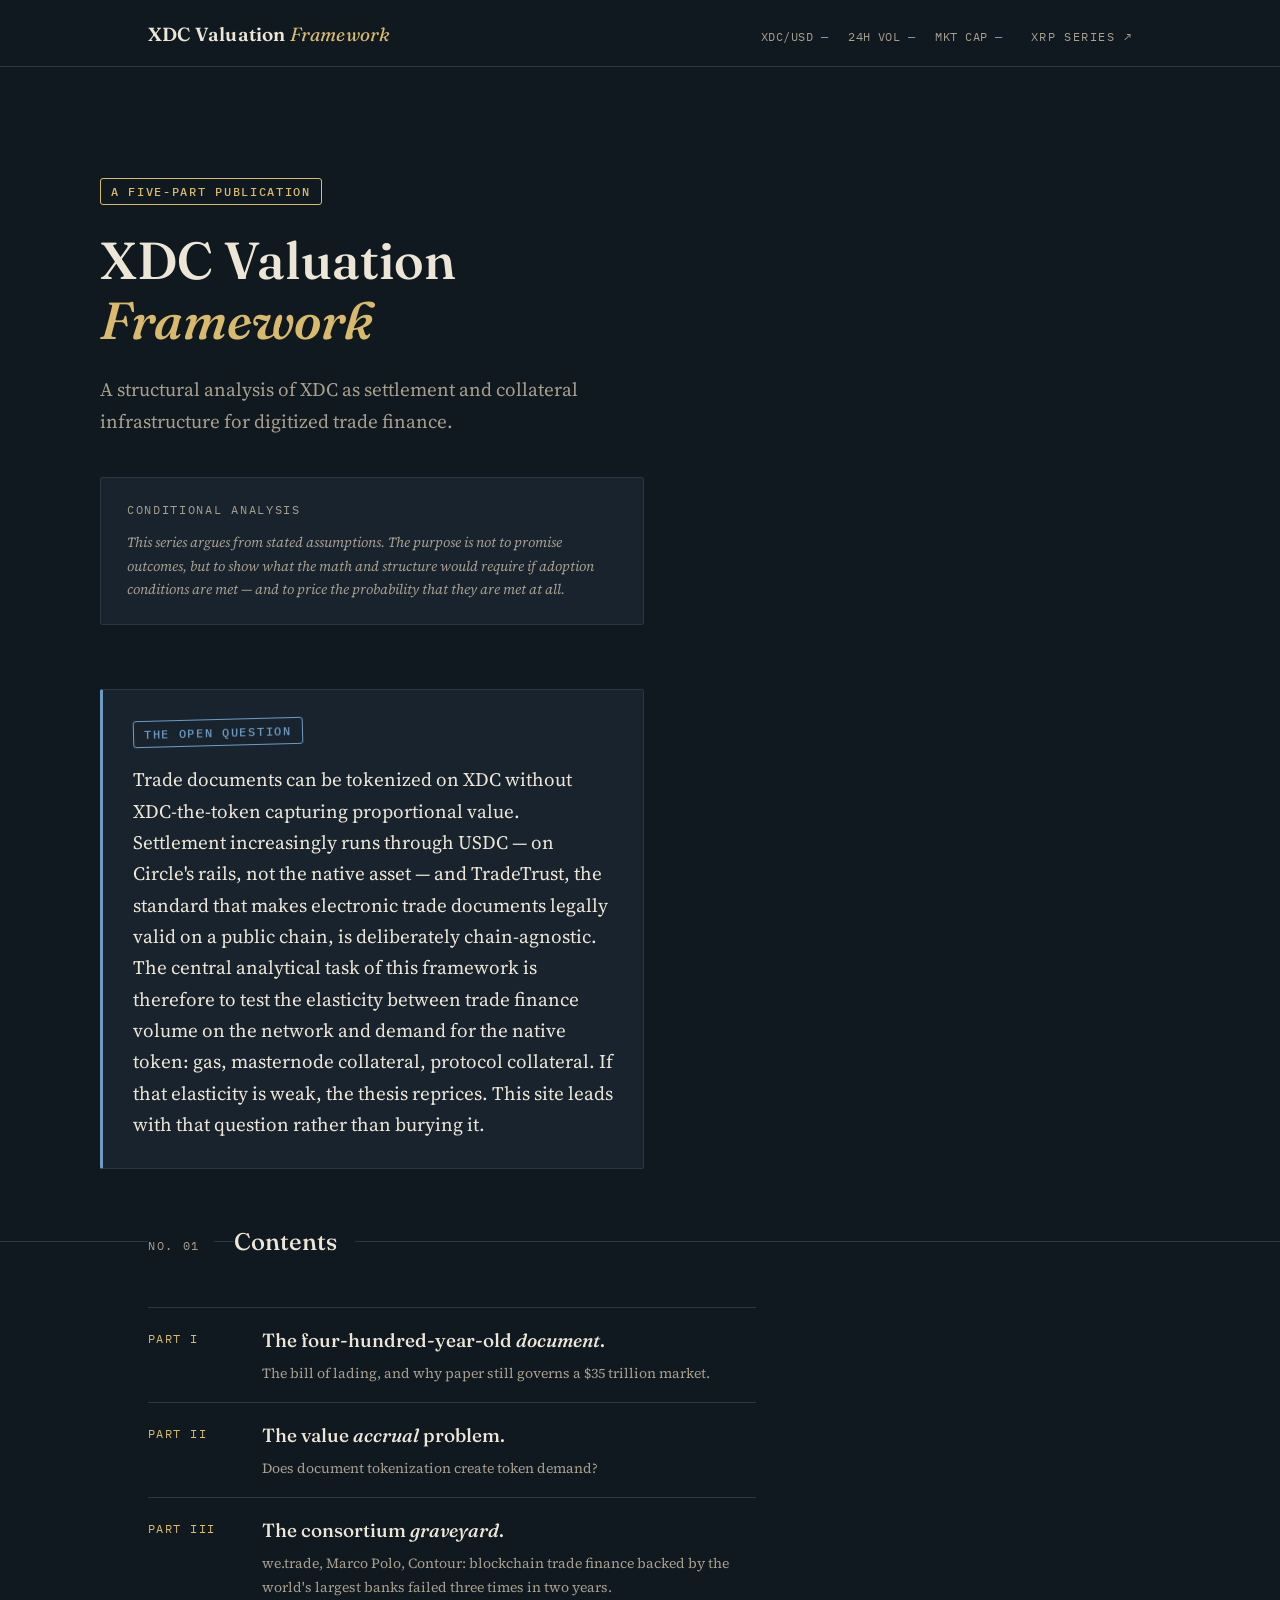
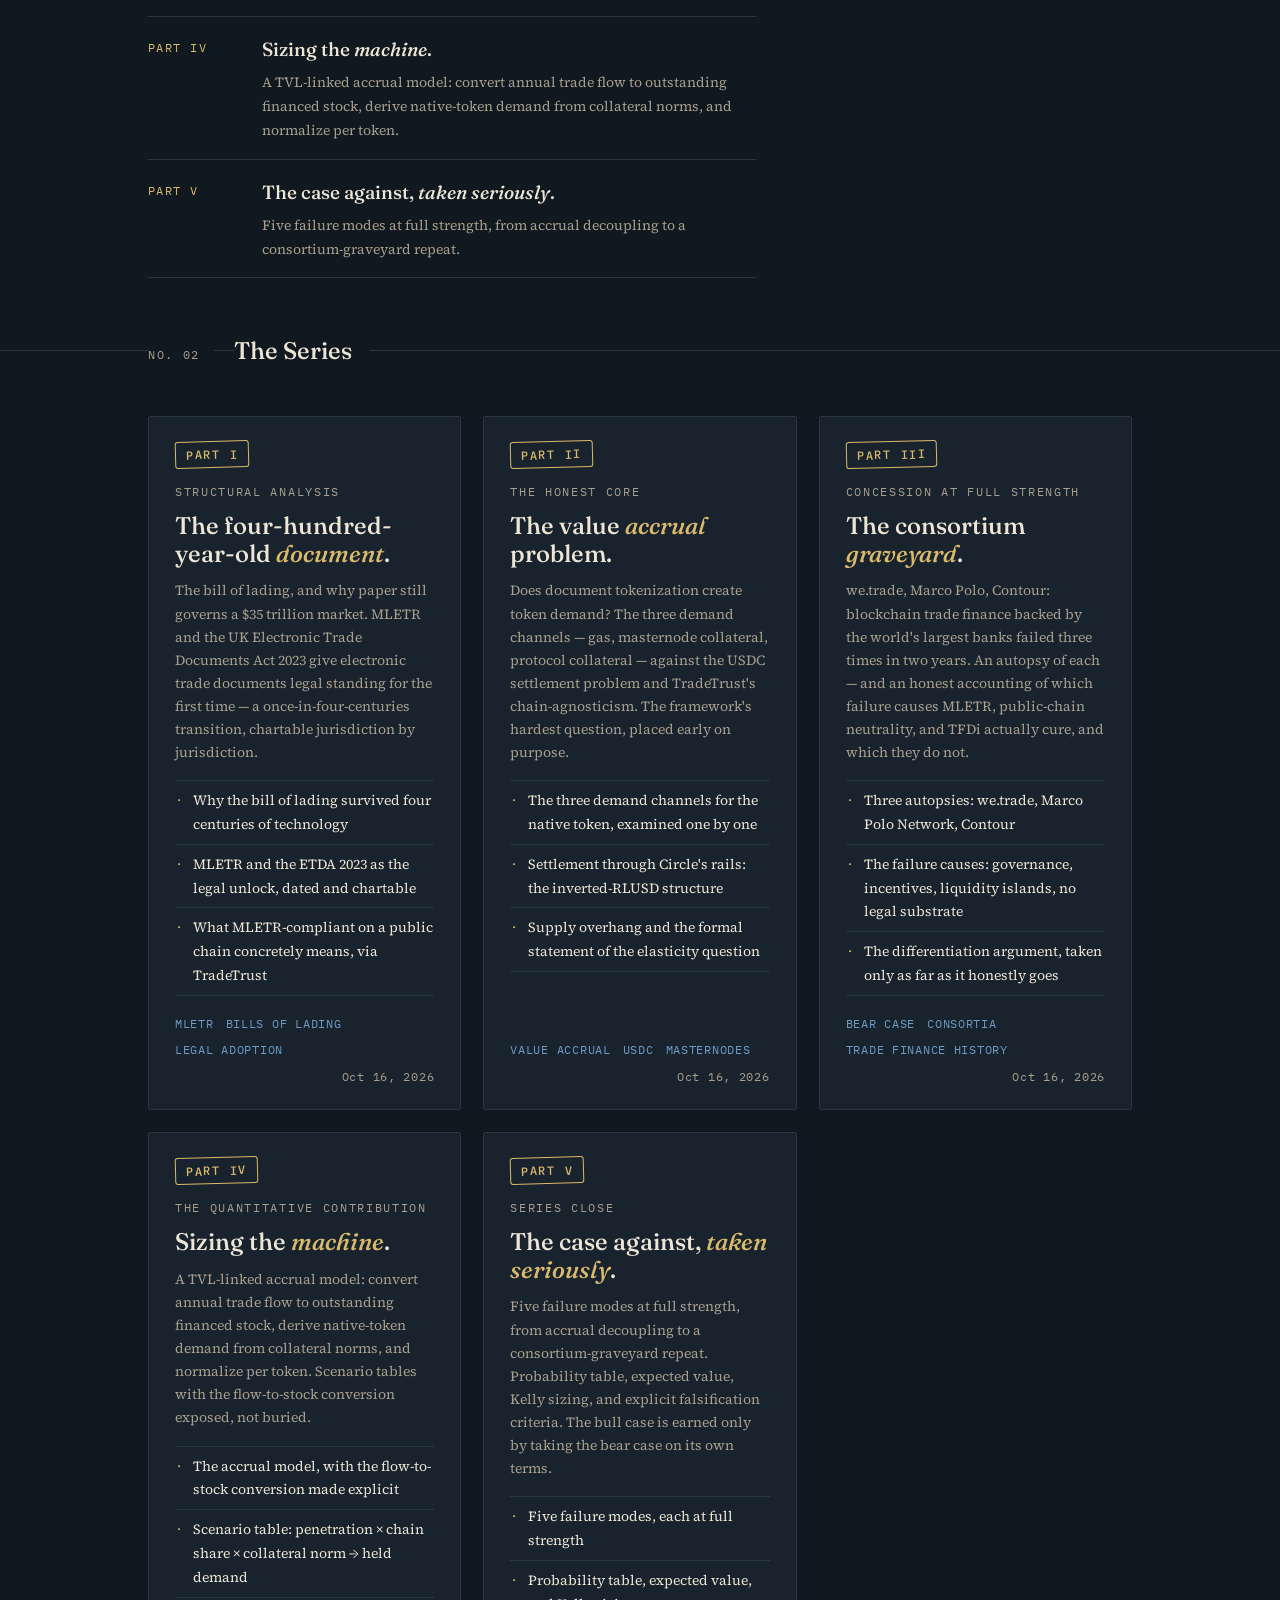
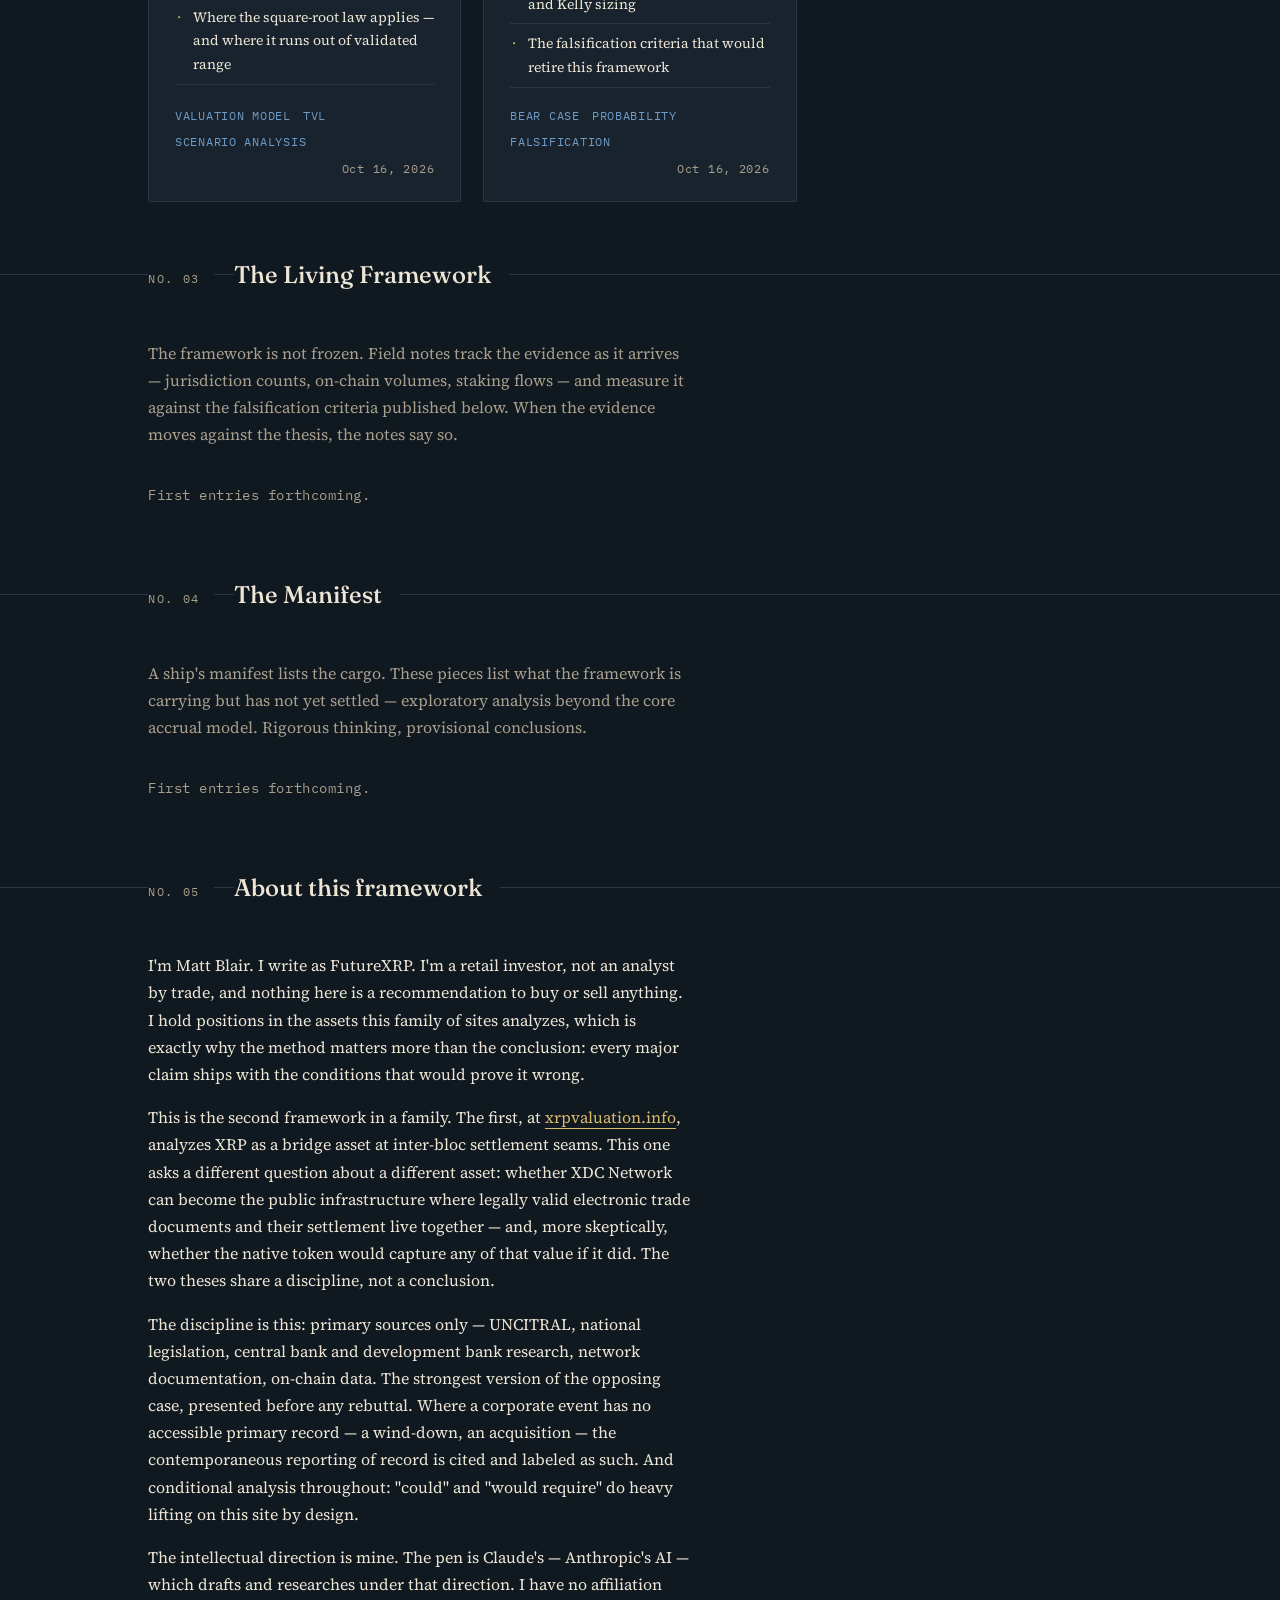
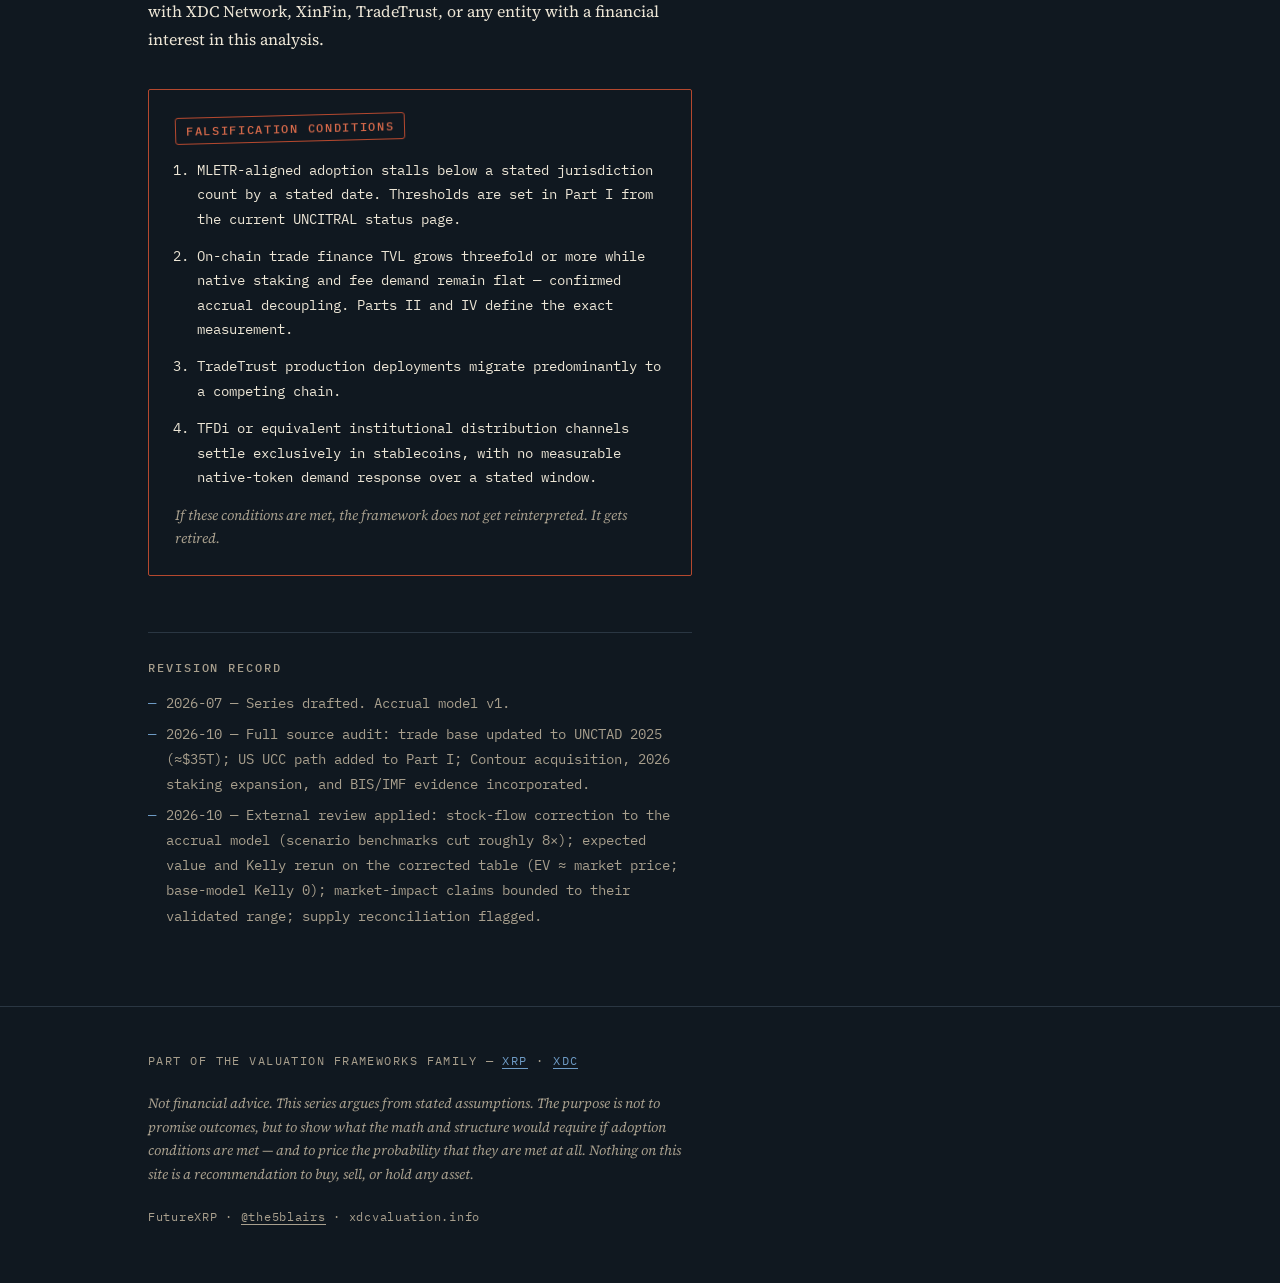
<file: index.html>
<!DOCTYPE html>
<html lang="en">
<head>
  <meta charset="utf-8">
  <meta name="viewport" content="width=device-width, initial-scale=1">
  <title>XDC Valuation Framework</title>
  <meta name="description" content="A structural analysis of XDC as settlement and collateral infrastructure for digitized trade finance. A five-part publication with explicit falsification conditions.">
  <link rel="canonical" href="https://xdcvaluation.info/">
  <meta name="theme-color" content="#101820">

  <meta property="og:type" content="website">
  <meta property="og:site_name" content="XDC Valuation Framework">
  <meta property="og:title" content="XDC Valuation Framework">
  <meta property="og:description" content="A structural analysis of XDC as settlement and collateral infrastructure for digitized trade finance.">
  <meta property="og:url" content="https://xdcvaluation.info/">
  <meta property="og:image" content="https://xdcvaluation.info/assets/og-image.png">
  <meta name="twitter:card" content="summary_large_image">
  <meta name="twitter:title" content="XDC Valuation Framework">
  <meta name="twitter:description" content="A structural analysis of XDC as settlement and collateral infrastructure for digitized trade finance.">
  <meta name="twitter:image" content="https://xdcvaluation.info/assets/og-image.png">

  <link rel="icon" href="/assets/favicon.svg" type="image/svg+xml">
  <link rel="icon" href="/assets/favicon.png" type="image/png" sizes="600x600">

  <link rel="preconnect" href="https://fonts.googleapis.com">
  <link rel="preconnect" href="https://fonts.gstatic.com" crossorigin>
  <link rel="stylesheet" href="https://fonts.googleapis.com/css2?family=Fraunces:ital,opsz,wght@0,9..144,400..600;1,9..144,400..600&family=Source+Serif+4:ital,opsz,wght@0,8..60,400;0,8..60,600;1,8..60,400&family=IBM+Plex+Mono:wght@400;500&display=swap">
  <link rel="stylesheet" href="/styles.css">
</head>
<body>
  <a class="skip-link" href="#main">Skip to content</a>

  <header class="site-header">
    <div class="wrap">
      <div class="wordmark"><a href="/">XDC Valuation <span class="wordmark-sub">Framework</span></a></div>
      <div class="ticker" id="ticker" aria-label="XDC market data">
        <span>XDC/USD <span class="ticker-value" data-ticker="price">—</span></span>
        <span>24H VOL <span class="ticker-value" data-ticker="volume">—</span></span>
        <span>MKT CAP <span class="ticker-value" data-ticker="mcap">—</span></span>
      </div>
      <a class="sibling-link" href="https://xrpvaluation.info" rel="noopener">XRP Series ↗</a>
    </div>
  </header>

  <main id="main">

    <noscript>
      <div class="wrap"><p class="feed-empty">This site renders its card feeds with JavaScript. The five parts are directly available at /part1/ through /part5/.</p></div>
    </noscript>

    <section class="hero wrap">
      <span class="stamp stamp-manila">A five-part publication</span>
      <h1>XDC Valuation <em>Framework</em></h1>
      <p class="dek">A structural analysis of XDC as settlement and collateral infrastructure for digitized trade finance.</p>
      <div class="panel panel-conditional">
        <span class="panel-label">Conditional analysis</span>
        <p>This series argues from stated assumptions. The purpose is not to promise outcomes, but to show what the math and structure would require if adoption conditions are met — and to price the probability that they are met at all.</p>
      </div>
    </section>

    <section class="open-question wrap" aria-labelledby="open-question-heading">
      <div class="panel">
        <span class="stamp stamp-carbon" id="open-question-heading">The Open Question</span>
        <p>Trade documents can be tokenized on XDC without XDC-the-token capturing proportional value. Settlement increasingly runs through USDC — on Circle's rails, not the native asset — and TradeTrust, the standard that makes electronic trade documents legally valid on a public chain, is deliberately chain-agnostic. The central analytical task of this framework is therefore to test the elasticity between trade finance volume on the network and demand for the native token: gas, masternode collateral, protocol collateral. If that elasticity is weak, the thesis reprices. This site leads with that question rather than burying it.</p>
      </div>
    </section>

    <section class="section" aria-labelledby="contents-heading">
      <div class="wrap">
        <div class="section-heading">
          <span class="section-index">No. 01</span>
          <h2 id="contents-heading">Contents</h2>
        </div>
        <ol class="contents-list" id="contents-list"></ol>
      </div>
    </section>

    <section class="section" aria-labelledby="series-heading">
      <div class="wrap">
        <div class="section-heading">
          <span class="section-index">No. 02</span>
          <h2 id="series-heading">The Series</h2>
        </div>
        <div class="cards" id="series-cards"></div>
      </div>
    </section>

    <section class="section" aria-labelledby="living-heading">
      <div class="wrap">
        <div class="section-heading">
          <span class="section-index">No. 03</span>
          <h2 id="living-heading">The Living Framework</h2>
        </div>
        <p class="section-intro">The framework is not frozen. Field notes track the evidence as it arrives — jurisdiction counts, on-chain volumes, staking flows — and measure it against the falsification criteria published below. When the evidence moves against the thesis, the notes say so.</p>
        <div class="cards" id="fieldnotes-cards"></div>
      </div>
    </section>

    <section class="section" aria-labelledby="manifest-heading">
      <div class="wrap">
        <div class="section-heading">
          <span class="section-index">No. 04</span>
          <h2 id="manifest-heading">The Manifest</h2>
        </div>
        <p class="section-intro">A ship's manifest lists the cargo. These pieces list what the framework is carrying but has not yet settled — exploratory analysis beyond the core accrual model. Rigorous thinking, provisional conclusions.</p>
        <div class="cards" id="manifest-cards"></div>
      </div>
    </section>

    <section class="section" aria-labelledby="about-heading">
      <div class="wrap">
        <div class="section-heading">
          <span class="section-index">No. 05</span>
          <h2 id="about-heading">About this framework</h2>
        </div>
        <div class="about-body">
          <p>I'm Matt Blair. I write as FutureXRP. I'm a retail investor, not an analyst by trade, and nothing here is a recommendation to buy or sell anything. I hold positions in the assets this family of sites analyzes, which is exactly why the method matters more than the conclusion: every major claim ships with the conditions that would prove it wrong.</p>
          <p>This is the second framework in a family. The first, at <a href="https://xrpvaluation.info" rel="noopener">xrpvaluation.info</a>, analyzes XRP as a bridge asset at inter-bloc settlement seams. This one asks a different question about a different asset: whether XDC Network can become the public infrastructure where legally valid electronic trade documents and their settlement live together — and, more skeptically, whether the native token would capture any of that value if it did. The two theses share a discipline, not a conclusion.</p>
          <p>The discipline is this: primary sources only — UNCITRAL, national legislation, central bank and development bank research, network documentation, on-chain data. The strongest version of the opposing case, presented before any rebuttal. Where a corporate event has no accessible primary record — a wind-down, an acquisition — the contemporaneous reporting of record is cited and labeled as such. And conditional analysis throughout: "could" and "would require" do heavy lifting on this site by design.</p>
          <p>The intellectual direction is mine. The pen is Claude's — Anthropic's AI — which drafts and researches under that direction. I have no affiliation with XDC Network, XinFin, TradeTrust, or any entity with a financial interest in this analysis.</p>
          <div class="falsification">
            <span class="stamp stamp-seal">Falsification conditions</span>
            <ol>
              <li>MLETR-aligned adoption stalls below a stated jurisdiction count by a stated date. Thresholds are set in Part I from the current UNCITRAL status page.</li>
              <li>On-chain trade finance TVL grows threefold or more while native staking and fee demand remain flat — confirmed accrual decoupling. Parts II and IV define the exact measurement.</li>
              <li>TradeTrust production deployments migrate predominantly to a competing chain.</li>
              <li>TFDi or equivalent institutional distribution channels settle exclusively in stablecoins, with no measurable native-token demand response over a stated window.</li>
            </ol>
            <p class="falsification-note">If these conditions are met, the framework does not get reinterpreted. It gets retired.</p>
          </div>
          <section class="sources" aria-label="Revision record">
            <h2>Revision record</h2>
            <ul>
              <li>2026-07 — Series drafted. Accrual model v1.</li>
              <li>2026-10 — Full source audit: trade base updated to UNCTAD 2025 (≈$35T); US UCC path added to Part I; Contour acquisition, 2026 staking expansion, and BIS/IMF evidence incorporated.</li>
              <li>2026-10 — External review applied: stock-flow correction to the accrual model (scenario benchmarks cut roughly 8×); expected value and Kelly rerun on the corrected table (EV ≈ market price; base-model Kelly 0); market-impact claims bounded to their validated range; supply reconciliation flagged.</li>
            </ul>
          </section>
        </div>
      </div>
    </section>

  </main>

  <footer class="site-footer">
    <div class="wrap">
      <p class="footer-family">Part of the Valuation Frameworks family — <a href="https://xrpvaluation.info" rel="noopener">XRP</a> · <a href="/">XDC</a></p>
      <p class="footer-disclaimer">Not financial advice. This series argues from stated assumptions. The purpose is not to promise outcomes, but to show what the math and structure would require if adoption conditions are met — and to price the probability that they are met at all. Nothing on this site is a recommendation to buy, sell, or hold any asset.</p>
      <p class="footer-credit">FutureXRP · <a href="https://x.com/the5blairs" rel="noopener">@the5blairs</a> · xdcvaluation.info</p>
    </div>
  </footer>

  <script src="/main.js" defer></script>
</body>
</html>
</file>
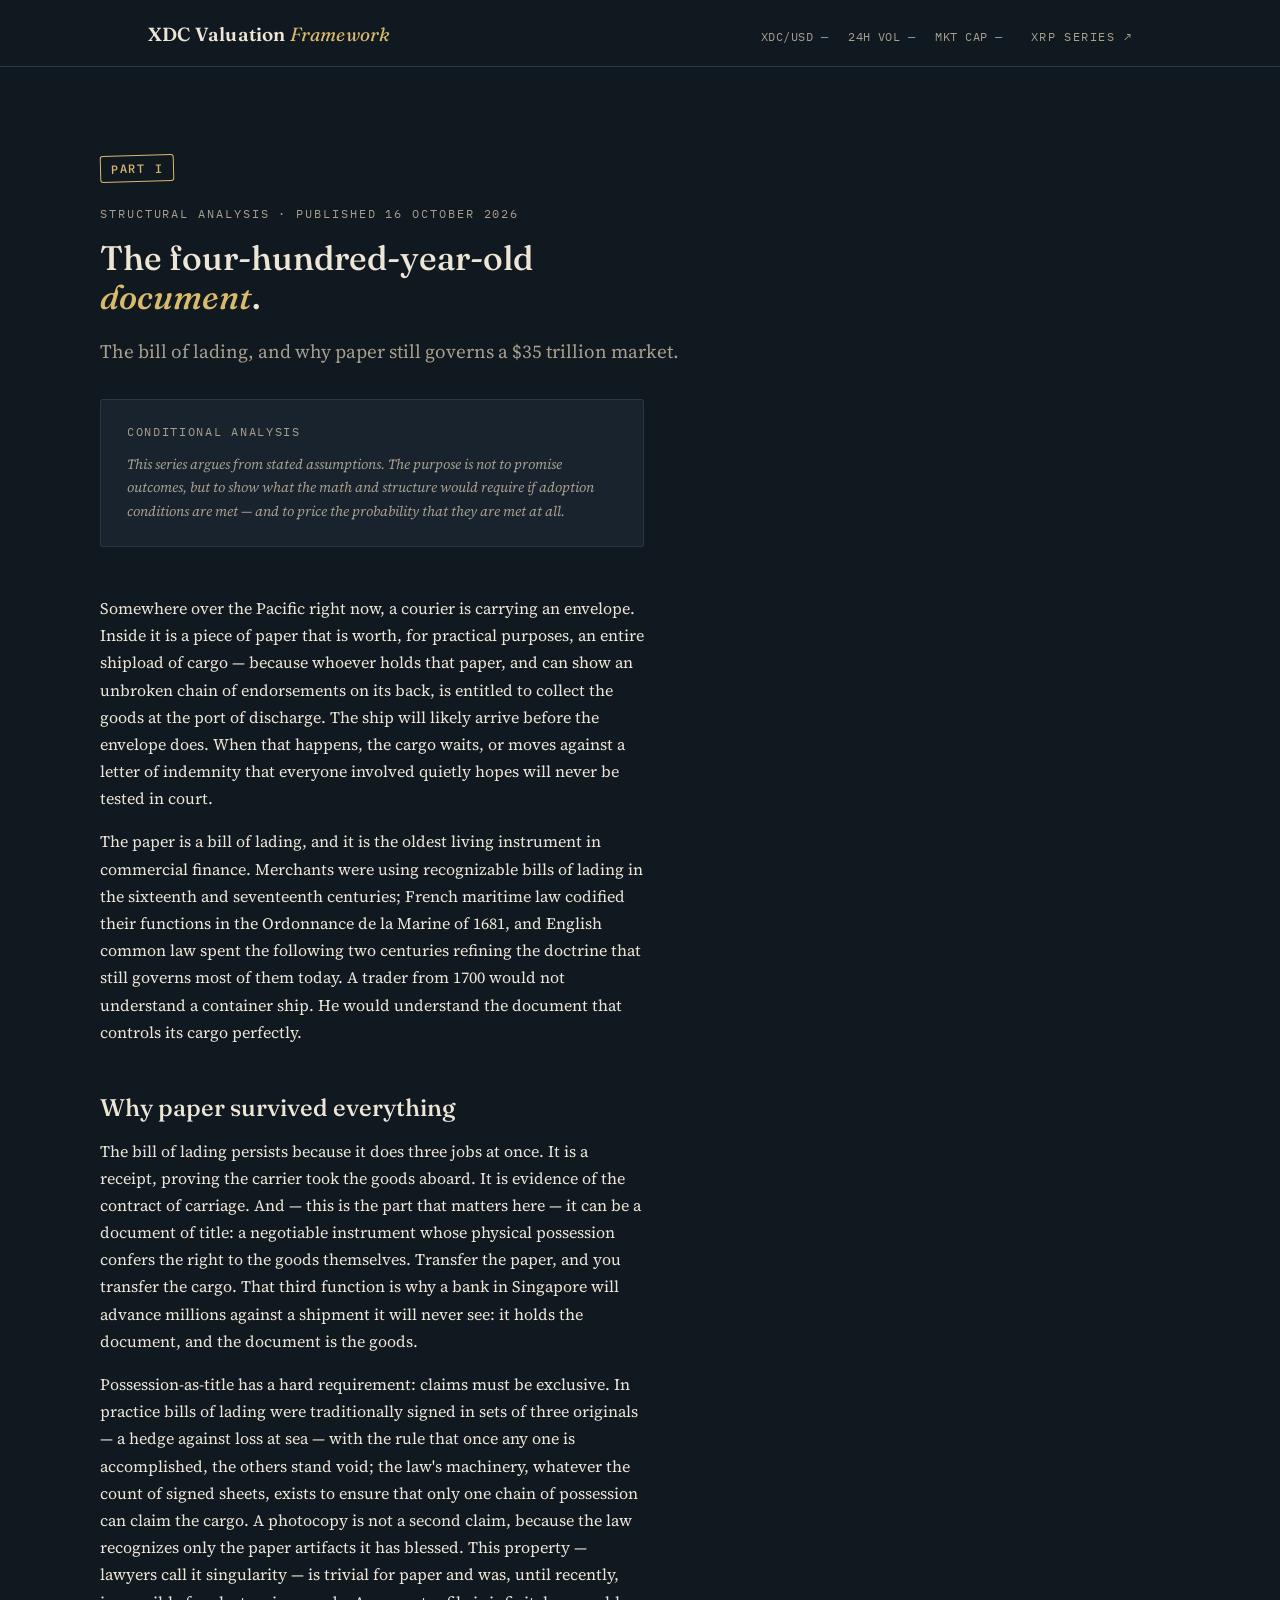
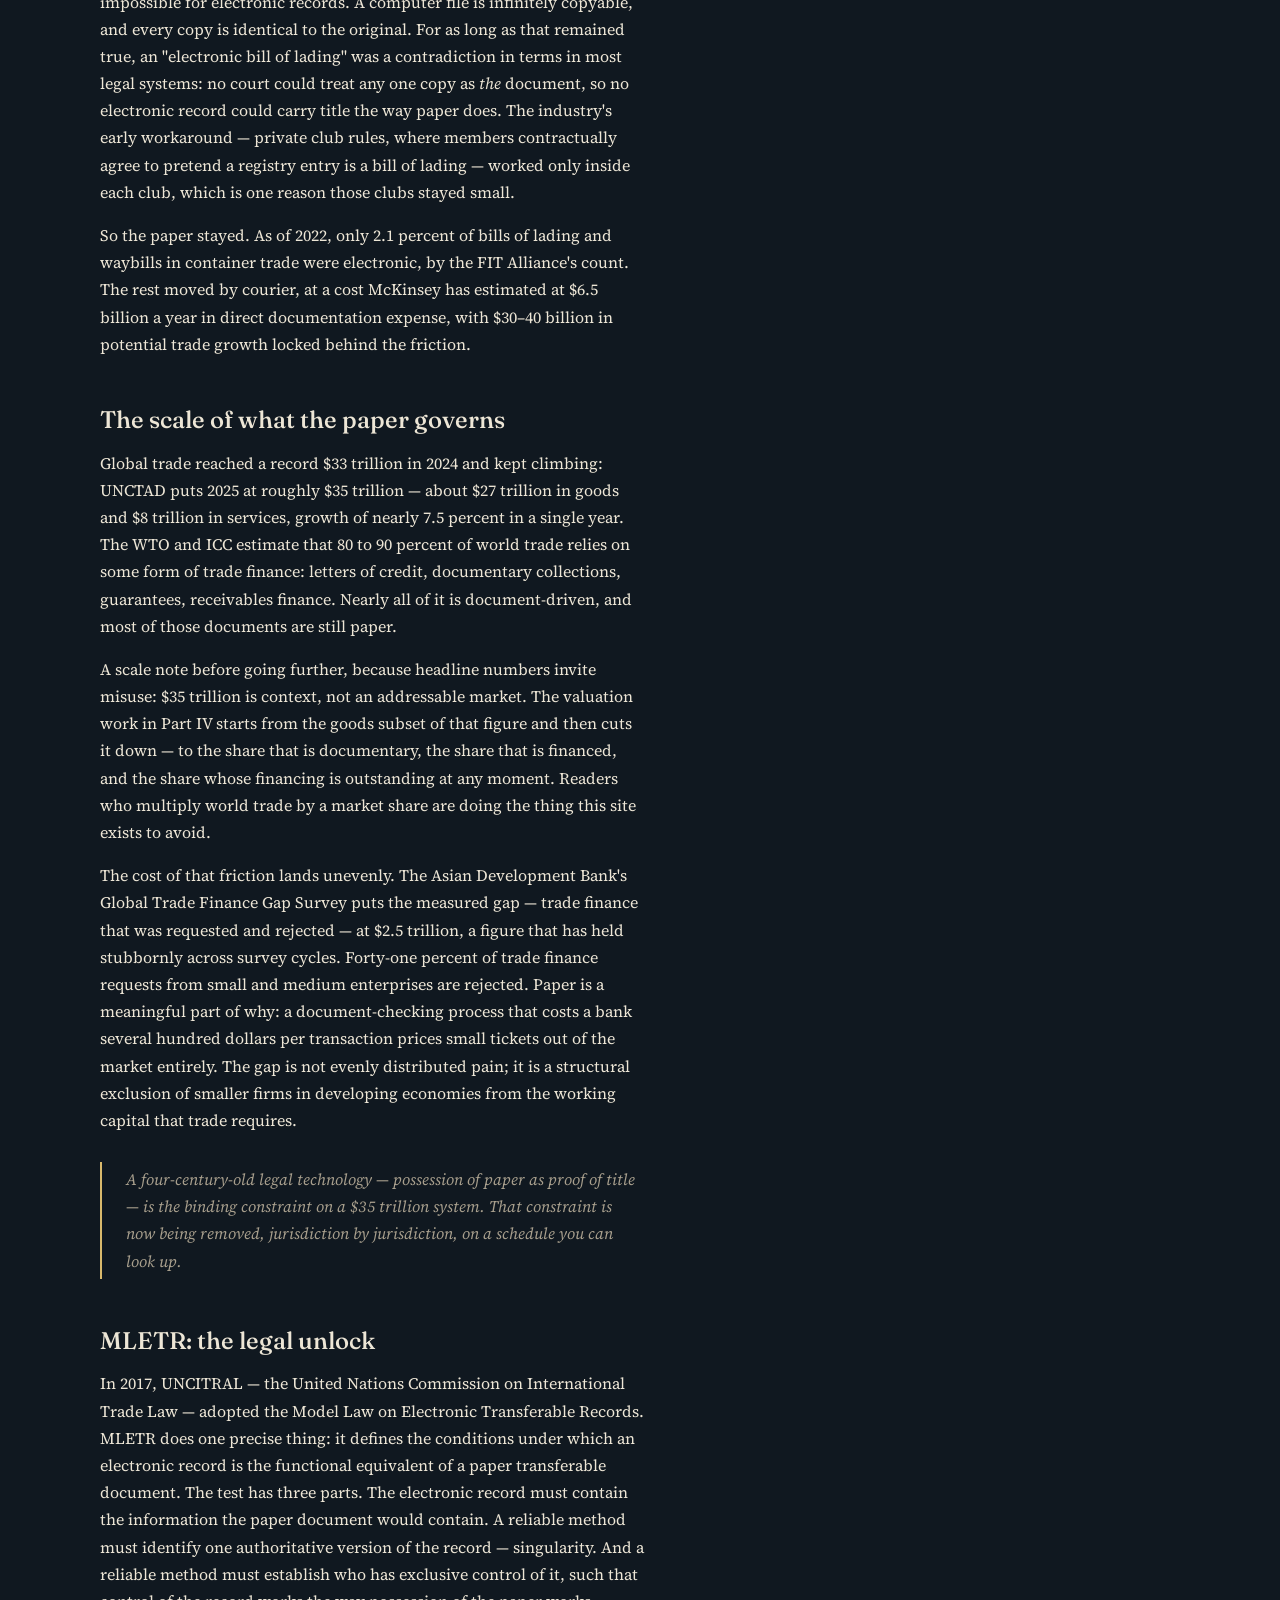
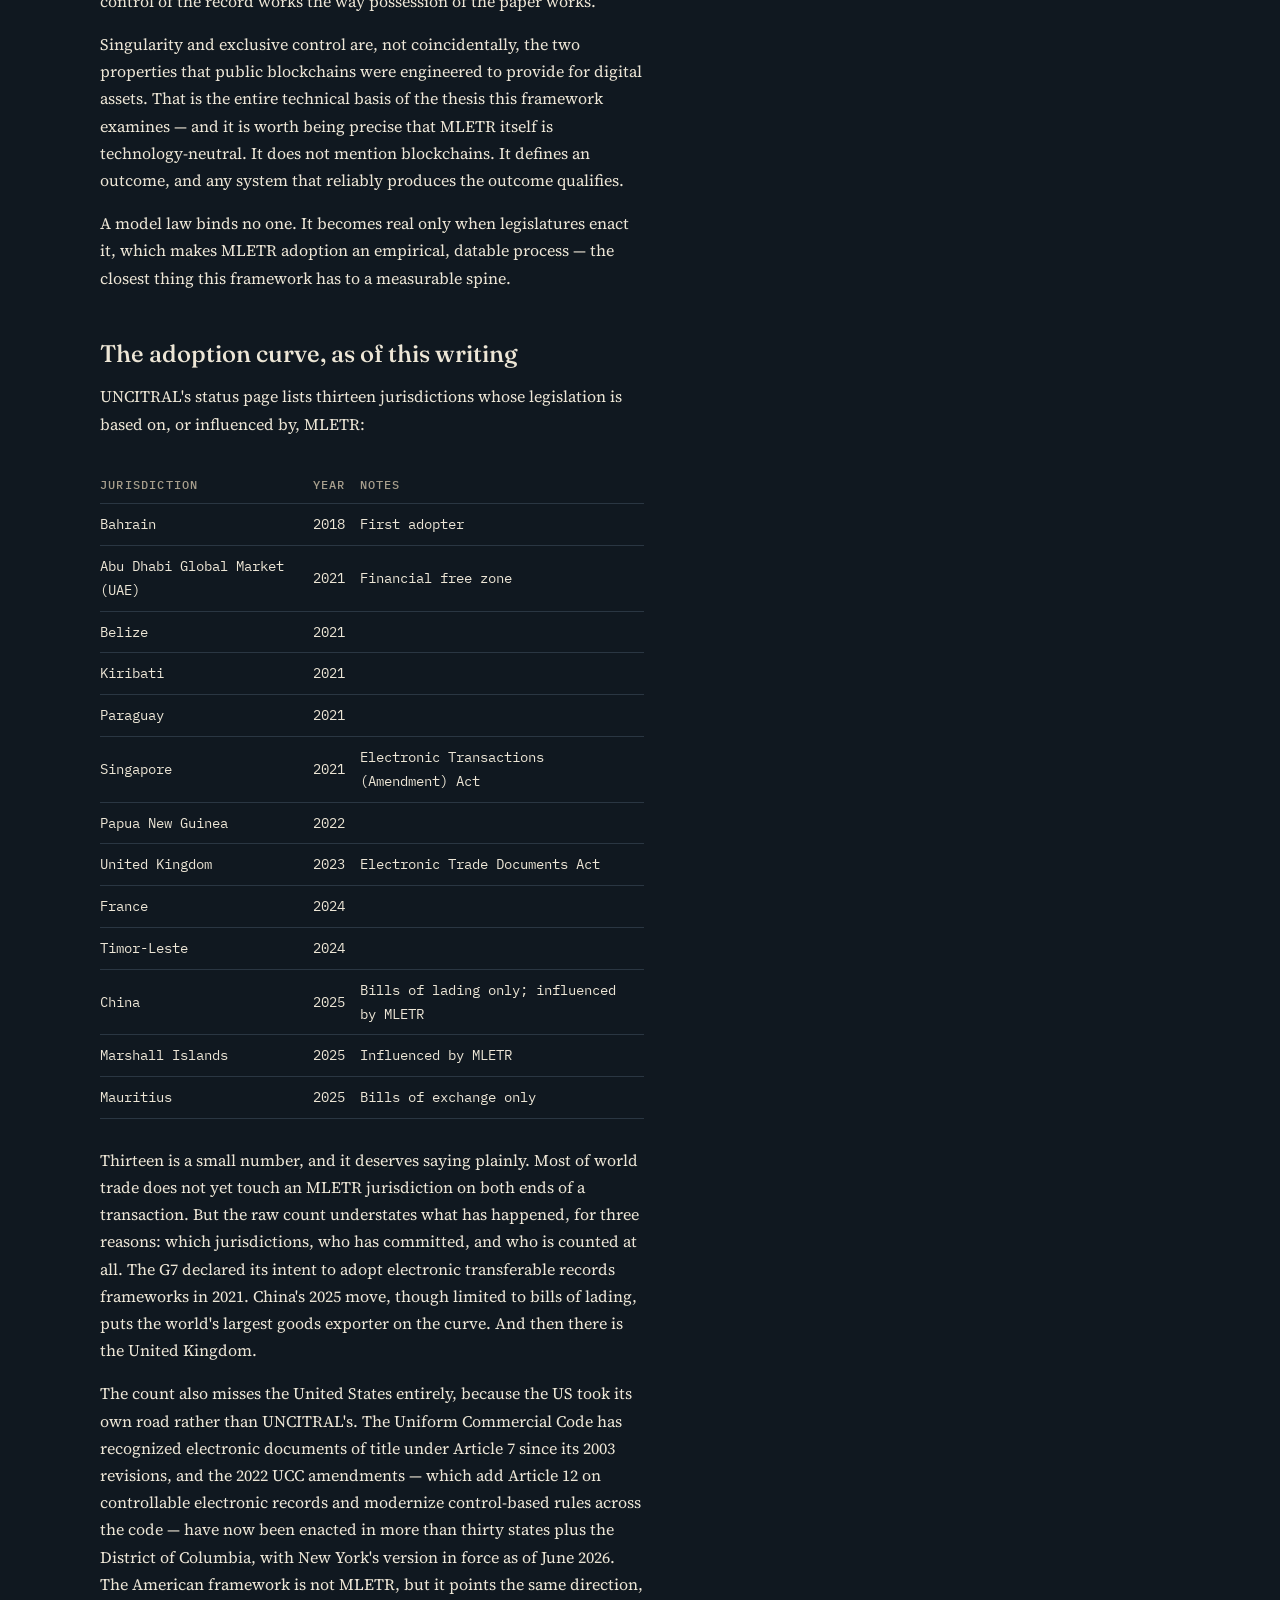
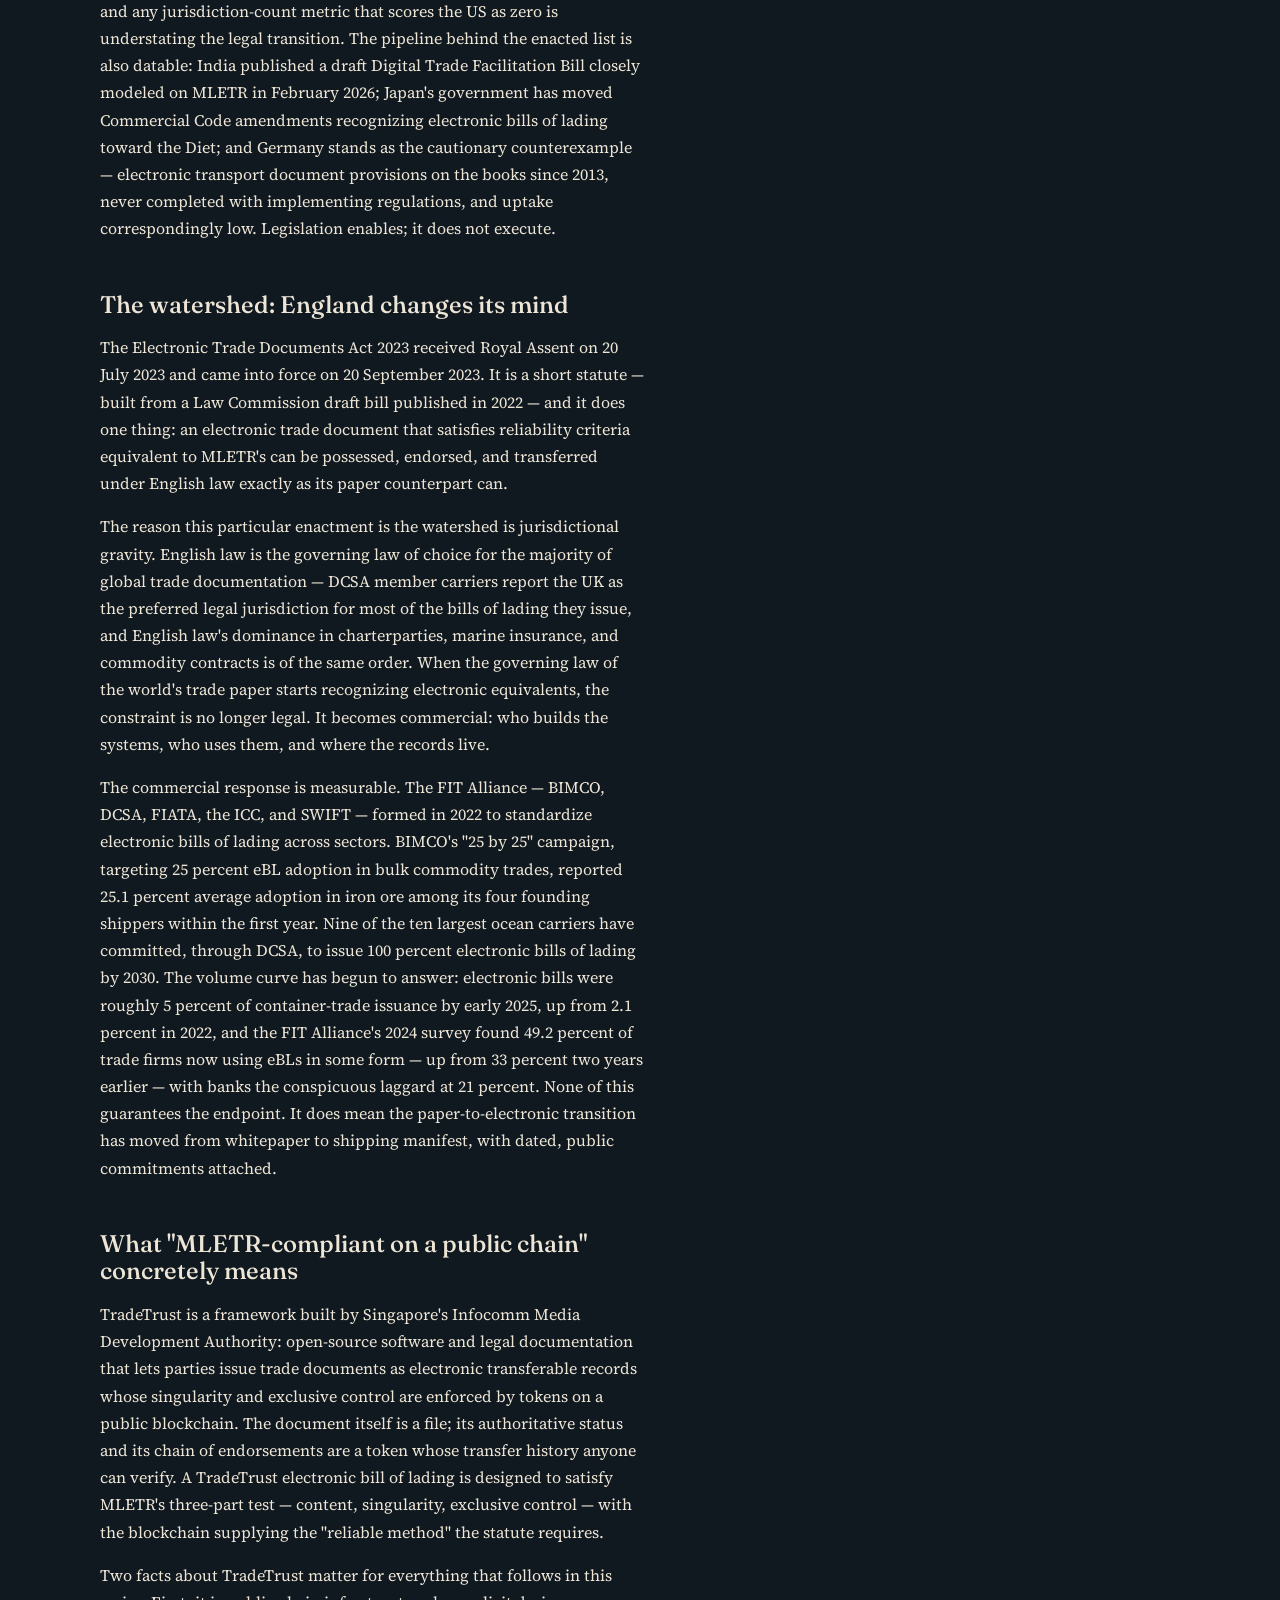
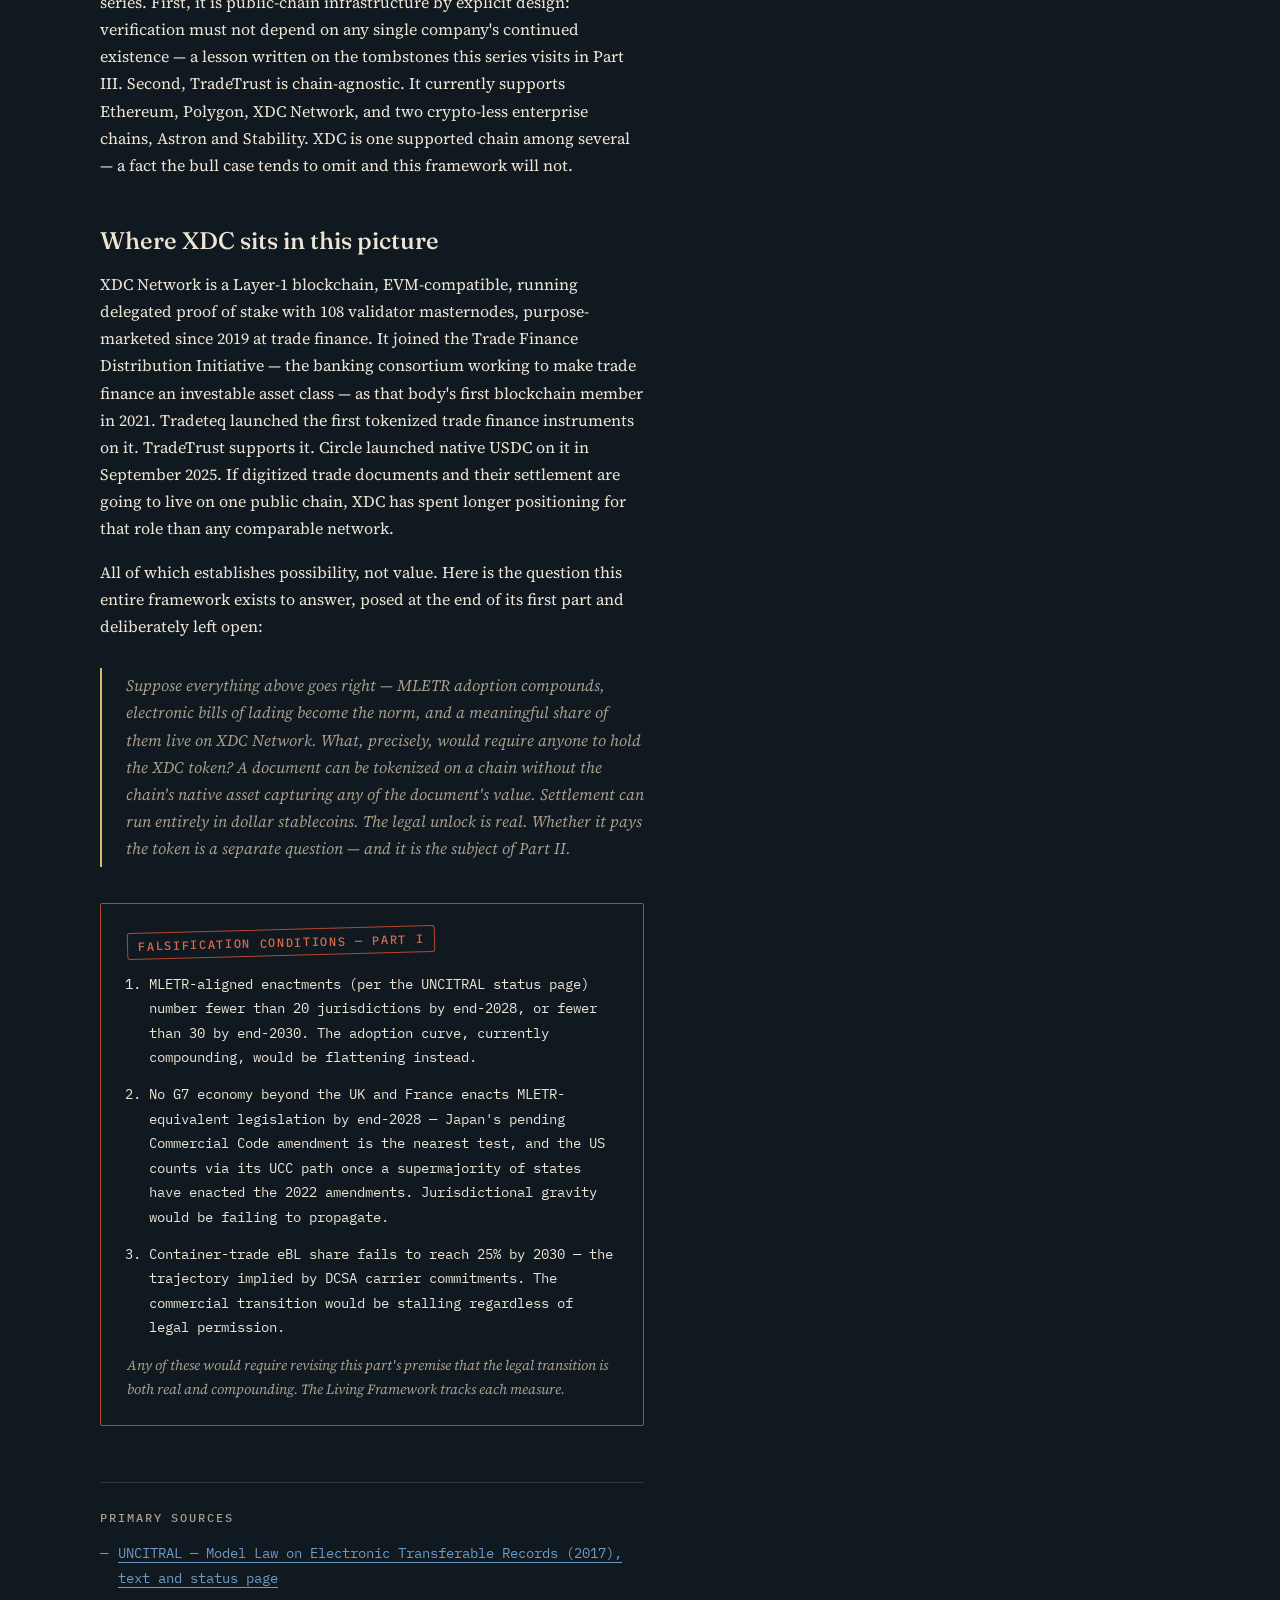
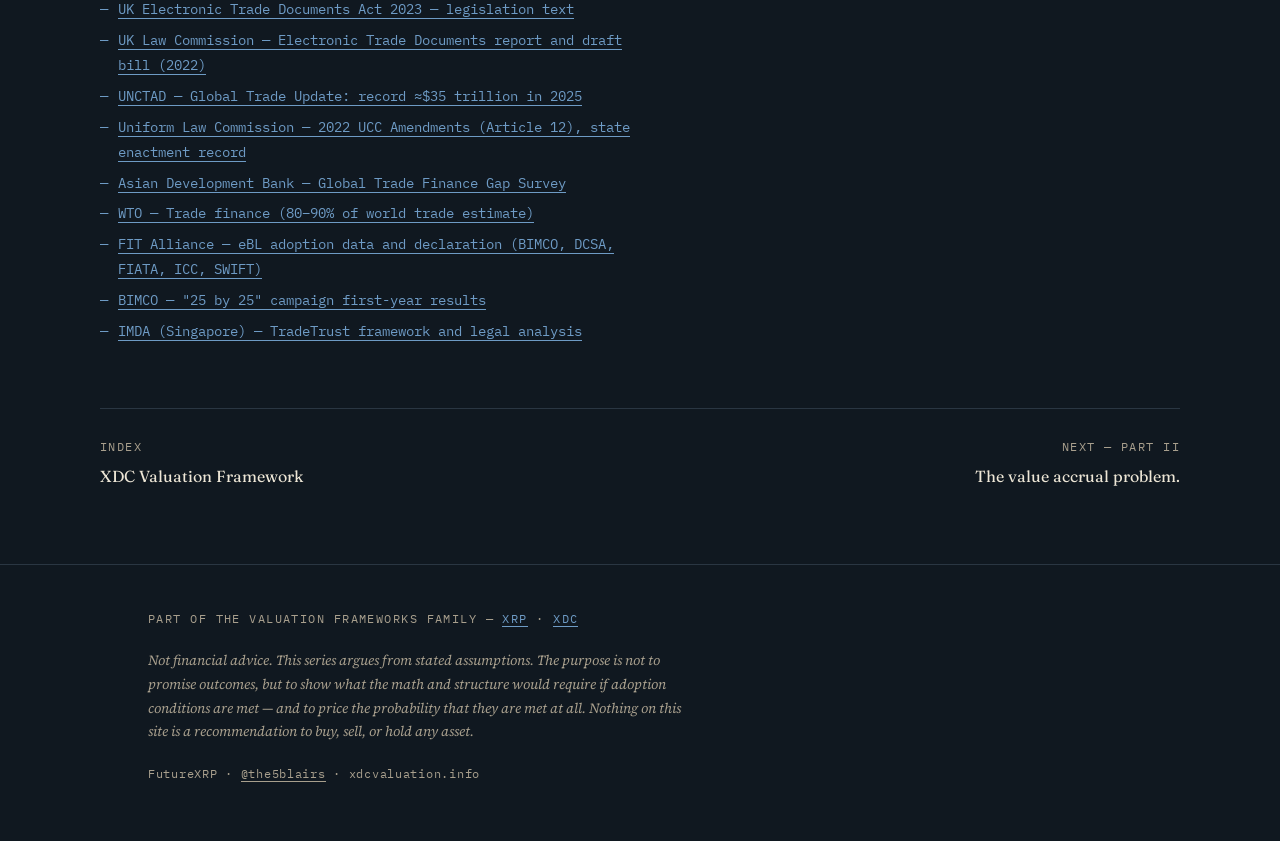
<file: part1/index.html>
<!DOCTYPE html>
<html lang="en">
<head>
  <meta charset="utf-8">
  <meta name="viewport" content="width=device-width, initial-scale=1">
  <title>Part I — The four-hundred-year-old document. · XDC Valuation Framework</title>
  <meta name="description" content="The bill of lading, MLETR, the UK Electronic Trade Documents Act 2023, and the jurisdiction-by-jurisdiction legal transition that makes electronic trade documents possible.">
  <link rel="canonical" href="https://xdcvaluation.info/part1/">
  <meta name="theme-color" content="#101820">

  <meta property="og:type" content="article">
  <meta property="og:site_name" content="XDC Valuation Framework">
  <meta property="og:title" content="Part I — The four-hundred-year-old document.">
  <meta property="og:description" content="The bill of lading, MLETR, the UK Electronic Trade Documents Act 2023, and the jurisdiction-by-jurisdiction legal transition that makes electronic trade documents possible.">
  <meta property="og:url" content="https://xdcvaluation.info/part1/">
  <meta property="og:image" content="https://xdcvaluation.info/assets/og-image.png">
  <meta property="article:published_time" content="2026-10-16">
  <meta name="twitter:card" content="summary_large_image">
  <meta name="twitter:title" content="Part I — The four-hundred-year-old document.">
  <meta name="twitter:description" content="The bill of lading, MLETR, the ETDA 2023, and the legal transition that makes electronic trade documents possible.">
  <meta name="twitter:image" content="https://xdcvaluation.info/assets/og-image.png">

  <link rel="icon" href="/assets/favicon.svg" type="image/svg+xml">
  <link rel="icon" href="/assets/favicon.png" type="image/png" sizes="600x600">

  <link rel="preconnect" href="https://fonts.googleapis.com">
  <link rel="preconnect" href="https://fonts.gstatic.com" crossorigin>
  <link rel="stylesheet" href="https://fonts.googleapis.com/css2?family=Fraunces:ital,opsz,wght@0,9..144,400..600;1,9..144,400..600&family=Source+Serif+4:ital,opsz,wght@0,8..60,400;0,8..60,600;1,8..60,400&family=IBM+Plex+Mono:wght@400;500&display=swap">
  <link rel="stylesheet" href="/styles.css">
</head>
<body>
  <a class="skip-link" href="#main">Skip to content</a>

  <header class="site-header">
    <div class="wrap">
      <div class="wordmark"><a href="/">XDC Valuation <span class="wordmark-sub">Framework</span></a></div>
      <div class="ticker" id="ticker" aria-label="XDC market data">
        <span>XDC/USD <span class="ticker-value" data-ticker="price">—</span></span>
        <span>24H VOL <span class="ticker-value" data-ticker="volume">—</span></span>
        <span>MKT CAP <span class="ticker-value" data-ticker="mcap">—</span></span>
      </div>
      <a class="sibling-link" href="https://xrpvaluation.info" rel="noopener">XRP Series ↗</a>
    </div>
  </header>

  <main id="main">
    <article class="article wrap">
      <header class="article-header">
        <div class="stamp-row">
          <span class="stamp stamp-manila">Part I</span>
        </div>
        <p class="kicker">Structural Analysis · Published 16 October 2026</p>
        <h1>The four-hundred-year-old <em>document</em>.</h1>
        <p class="dek">The bill of lading, and why paper still governs a $35 trillion market.</p>
        <div class="panel panel-conditional">
          <span class="panel-label">Conditional analysis</span>
          <p>This series argues from stated assumptions. The purpose is not to promise outcomes, but to show what the math and structure would require if adoption conditions are met — and to price the probability that they are met at all.</p>
        </div>
      </header>

      <div class="article-body">
        <p>Somewhere over the Pacific right now, a courier is carrying an envelope. Inside it is a piece of paper that is worth, for practical purposes, an entire shipload of cargo — because whoever holds that paper, and can show an unbroken chain of endorsements on its back, is entitled to collect the goods at the port of discharge. The ship will likely arrive before the envelope does. When that happens, the cargo waits, or moves against a letter of indemnity that everyone involved quietly hopes will never be tested in court.</p>

        <p>The paper is a bill of lading, and it is the oldest living instrument in commercial finance. Merchants were using recognizable bills of lading in the sixteenth and seventeenth centuries; French maritime law codified their functions in the Ordonnance de la Marine of 1681, and English common law spent the following two centuries refining the doctrine that still governs most of them today. A trader from 1700 would not understand a container ship. He would understand the document that controls its cargo perfectly.</p>

        <h2>Why paper survived everything</h2>

        <p>The bill of lading persists because it does three jobs at once. It is a receipt, proving the carrier took the goods aboard. It is evidence of the contract of carriage. And — this is the part that matters here — it can be a document of title: a negotiable instrument whose physical possession confers the right to the goods themselves. Transfer the paper, and you transfer the cargo. That third function is why a bank in Singapore will advance millions against a shipment it will never see: it holds the document, and the document is the goods.</p>

        <p>Possession-as-title has a hard requirement: claims must be exclusive. In practice bills of lading were traditionally signed in sets of three originals — a hedge against loss at sea — with the rule that once any one is accomplished, the others stand void; the law's machinery, whatever the count of signed sheets, exists to ensure that only one chain of possession can claim the cargo. A photocopy is not a second claim, because the law recognizes only the paper artifacts it has blessed. This property — lawyers call it singularity — is trivial for paper and was, until recently, impossible for electronic records. A computer file is infinitely copyable, and every copy is identical to the original. For as long as that remained true, an "electronic bill of lading" was a contradiction in terms in most legal systems: no court could treat any one copy as <em>the</em> document, so no electronic record could carry title the way paper does. The industry's early workaround — private club rules, where members contractually agree to pretend a registry entry is a bill of lading — worked only inside each club, which is one reason those clubs stayed small.</p>

        <p>So the paper stayed. As of 2022, only 2.1 percent of bills of lading and waybills in container trade were electronic, by the FIT Alliance's count. The rest moved by courier, at a cost McKinsey has estimated at $6.5 billion a year in direct documentation expense, with $30–40 billion in potential trade growth locked behind the friction.</p>

        <h2>The scale of what the paper governs</h2>

        <p>Global trade reached a record $33 trillion in 2024 and kept climbing: UNCTAD puts 2025 at roughly $35 trillion — about $27 trillion in goods and $8 trillion in services, growth of nearly 7.5 percent in a single year. The WTO and ICC estimate that 80 to 90 percent of world trade relies on some form of trade finance: letters of credit, documentary collections, guarantees, receivables finance. Nearly all of it is document-driven, and most of those documents are still paper.</p>

        <p>A scale note before going further, because headline numbers invite misuse: $35 trillion is context, not an addressable market. The valuation work in Part IV starts from the goods subset of that figure and then cuts it down — to the share that is documentary, the share that is financed, and the share whose financing is outstanding at any moment. Readers who multiply world trade by a market share are doing the thing this site exists to avoid.</p>

        <p>The cost of that friction lands unevenly. The Asian Development Bank's Global Trade Finance Gap Survey puts the measured gap — trade finance that was requested and rejected — at $2.5 trillion, a figure that has held stubbornly across survey cycles. Forty-one percent of trade finance requests from small and medium enterprises are rejected. Paper is a meaningful part of why: a document-checking process that costs a bank several hundred dollars per transaction prices small tickets out of the market entirely. The gap is not evenly distributed pain; it is a structural exclusion of smaller firms in developing economies from the working capital that trade requires.</p>

        <blockquote>A four-century-old legal technology — possession of paper as proof of title — is the binding constraint on a $35 trillion system. That constraint is now being removed, jurisdiction by jurisdiction, on a schedule you can look up.</blockquote>

        <h2>MLETR: the legal unlock</h2>

        <p>In 2017, UNCITRAL — the United Nations Commission on International Trade Law — adopted the Model Law on Electronic Transferable Records. MLETR does one precise thing: it defines the conditions under which an electronic record is the functional equivalent of a paper transferable document. The test has three parts. The electronic record must contain the information the paper document would contain. A reliable method must identify one authoritative version of the record — singularity. And a reliable method must establish who has exclusive control of it, such that control of the record works the way possession of the paper works.</p>

        <p>Singularity and exclusive control are, not coincidentally, the two properties that public blockchains were engineered to provide for digital assets. That is the entire technical basis of the thesis this framework examines — and it is worth being precise that MLETR itself is technology-neutral. It does not mention blockchains. It defines an outcome, and any system that reliably produces the outcome qualifies.</p>

        <p>A model law binds no one. It becomes real only when legislatures enact it, which makes MLETR adoption an empirical, datable process — the closest thing this framework has to a measurable spine.</p>

        <h2>The adoption curve, as of this writing</h2>

        <p>UNCITRAL's status page lists thirteen jurisdictions whose legislation is based on, or influenced by, MLETR:</p>

        <div class="table-scroll">
        <table>
          <thead>
            <tr><th scope="col">Jurisdiction</th><th scope="col">Year</th><th scope="col">Notes</th></tr>
          </thead>
          <tbody>
            <tr><td>Bahrain</td><td>2018</td><td>First adopter</td></tr>
            <tr><td>Abu Dhabi Global Market (UAE)</td><td>2021</td><td>Financial free zone</td></tr>
            <tr><td>Belize</td><td>2021</td><td></td></tr>
            <tr><td>Kiribati</td><td>2021</td><td></td></tr>
            <tr><td>Paraguay</td><td>2021</td><td></td></tr>
            <tr><td>Singapore</td><td>2021</td><td>Electronic Transactions (Amendment) Act</td></tr>
            <tr><td>Papua New Guinea</td><td>2022</td><td></td></tr>
            <tr><td>United Kingdom</td><td>2023</td><td>Electronic Trade Documents Act</td></tr>
            <tr><td>France</td><td>2024</td><td></td></tr>
            <tr><td>Timor-Leste</td><td>2024</td><td></td></tr>
            <tr><td>China</td><td>2025</td><td>Bills of lading only; influenced by MLETR</td></tr>
            <tr><td>Marshall Islands</td><td>2025</td><td>Influenced by MLETR</td></tr>
            <tr><td>Mauritius</td><td>2025</td><td>Bills of exchange only</td></tr>
          </tbody>
        </table>
        </div>

        <p>Thirteen is a small number, and it deserves saying plainly. Most of world trade does not yet touch an MLETR jurisdiction on both ends of a transaction. But the raw count understates what has happened, for three reasons: which jurisdictions, who has committed, and who is counted at all. The G7 declared its intent to adopt electronic transferable records frameworks in 2021. China's 2025 move, though limited to bills of lading, puts the world's largest goods exporter on the curve. And then there is the United Kingdom.</p>

        <p>The count also misses the United States entirely, because the US took its own road rather than UNCITRAL's. The Uniform Commercial Code has recognized electronic documents of title under Article 7 since its 2003 revisions, and the 2022 UCC amendments — which add Article 12 on controllable electronic records and modernize control-based rules across the code — have now been enacted in more than thirty states plus the District of Columbia, with New York's version in force as of June 2026. The American framework is not MLETR, but it points the same direction, and any jurisdiction-count metric that scores the US as zero is understating the legal transition. The pipeline behind the enacted list is also datable: India published a draft Digital Trade Facilitation Bill closely modeled on MLETR in February 2026; Japan's government has moved Commercial Code amendments recognizing electronic bills of lading toward the Diet; and Germany stands as the cautionary counterexample — electronic transport document provisions on the books since 2013, never completed with implementing regulations, and uptake correspondingly low. Legislation enables; it does not execute.</p>

        <h2>The watershed: England changes its mind</h2>

        <p>The Electronic Trade Documents Act 2023 received Royal Assent on 20 July 2023 and came into force on 20 September 2023. It is a short statute — built from a Law Commission draft bill published in 2022 — and it does one thing: an electronic trade document that satisfies reliability criteria equivalent to MLETR's can be possessed, endorsed, and transferred under English law exactly as its paper counterpart can.</p>

        <p>The reason this particular enactment is the watershed is jurisdictional gravity. English law is the governing law of choice for the majority of global trade documentation — DCSA member carriers report the UK as the preferred legal jurisdiction for most of the bills of lading they issue, and English law's dominance in charterparties, marine insurance, and commodity contracts is of the same order. When the governing law of the world's trade paper starts recognizing electronic equivalents, the constraint is no longer legal. It becomes commercial: who builds the systems, who uses them, and where the records live.</p>

        <p>The commercial response is measurable. The FIT Alliance — BIMCO, DCSA, FIATA, the ICC, and SWIFT — formed in 2022 to standardize electronic bills of lading across sectors. BIMCO's "25 by 25" campaign, targeting 25 percent eBL adoption in bulk commodity trades, reported 25.1 percent average adoption in iron ore among its four founding shippers within the first year. Nine of the ten largest ocean carriers have committed, through DCSA, to issue 100 percent electronic bills of lading by 2030. The volume curve has begun to answer: electronic bills were roughly 5 percent of container-trade issuance by early 2025, up from 2.1 percent in 2022, and the FIT Alliance's 2024 survey found 49.2 percent of trade firms now using eBLs in some form — up from 33 percent two years earlier — with banks the conspicuous laggard at 21 percent. None of this guarantees the endpoint. It does mean the paper-to-electronic transition has moved from whitepaper to shipping manifest, with dated, public commitments attached.</p>

        <h2>What "MLETR-compliant on a public chain" concretely means</h2>

        <p>TradeTrust is a framework built by Singapore's Infocomm Media Development Authority: open-source software and legal documentation that lets parties issue trade documents as electronic transferable records whose singularity and exclusive control are enforced by tokens on a public blockchain. The document itself is a file; its authoritative status and its chain of endorsements are a token whose transfer history anyone can verify. A TradeTrust electronic bill of lading is designed to satisfy MLETR's three-part test — content, singularity, exclusive control — with the blockchain supplying the "reliable method" the statute requires.</p>

        <p>Two facts about TradeTrust matter for everything that follows in this series. First, it is public-chain infrastructure by explicit design: verification must not depend on any single company's continued existence — a lesson written on the tombstones this series visits in Part III. Second, TradeTrust is chain-agnostic. It currently supports Ethereum, Polygon, XDC Network, and two crypto-less enterprise chains, Astron and Stability. XDC is one supported chain among several — a fact the bull case tends to omit and this framework will not.</p>

        <h2>Where XDC sits in this picture</h2>

        <p>XDC Network is a Layer-1 blockchain, EVM-compatible, running delegated proof of stake with 108 validator masternodes, purpose-marketed since 2019 at trade finance. It joined the Trade Finance Distribution Initiative — the banking consortium working to make trade finance an investable asset class — as that body's first blockchain member in 2021. Tradeteq launched the first tokenized trade finance instruments on it. TradeTrust supports it. Circle launched native USDC on it in September 2025. If digitized trade documents and their settlement are going to live on one public chain, XDC has spent longer positioning for that role than any comparable network.</p>

        <p>All of which establishes possibility, not value. Here is the question this entire framework exists to answer, posed at the end of its first part and deliberately left open:</p>

        <blockquote>Suppose everything above goes right — MLETR adoption compounds, electronic bills of lading become the norm, and a meaningful share of them live on XDC Network. What, precisely, would require anyone to hold the XDC token? A document can be tokenized on a chain without the chain's native asset capturing any of the document's value. Settlement can run entirely in dollar stablecoins. The legal unlock is real. Whether it pays the token is a separate question — and it is the subject of Part II.</blockquote>

        <div class="falsification">
          <span class="stamp stamp-seal">Falsification conditions — Part I</span>
          <ol>
            <li>MLETR-aligned enactments (per the UNCITRAL status page) number fewer than 20 jurisdictions by end-2028, or fewer than 30 by end-2030. The adoption curve, currently compounding, would be flattening instead.</li>
            <li>No G7 economy beyond the UK and France enacts MLETR-equivalent legislation by end-2028 — Japan's pending Commercial Code amendment is the nearest test, and the US counts via its UCC path once a supermajority of states have enacted the 2022 amendments. Jurisdictional gravity would be failing to propagate.</li>
            <li>Container-trade eBL share fails to reach 25% by 2030 — the trajectory implied by DCSA carrier commitments. The commercial transition would be stalling regardless of legal permission.</li>
          </ol>
          <p class="falsification-note">Any of these would require revising this part's premise that the legal transition is both real and compounding. The Living Framework tracks each measure.</p>
        </div>

        <section class="sources" aria-label="Primary sources">
          <h2>Primary sources</h2>
          <ul>
            <li><a href="https://uncitral.un.org/en/texts/ecommerce/modellaw/electronic_transferable_records" rel="noopener">UNCITRAL — Model Law on Electronic Transferable Records (2017), text and status page</a></li>
            <li><a href="https://www.legislation.gov.uk/ukpga/2023/38" rel="noopener">UK Electronic Trade Documents Act 2023 — legislation text</a></li>
            <li><a href="https://lawcom.gov.uk/project/electronic-trade-documents/" rel="noopener">UK Law Commission — Electronic Trade Documents report and draft bill (2022)</a></li>
            <li><a href="https://unctad.org/publication/global-trade-update-december-2025-global-trade-poised-record-breaking-2025-flows" rel="noopener">UNCTAD — Global Trade Update: record ≈$35 trillion in 2025</a></li>
            <li><a href="https://www.uniformlaws.org/committees/community-home?CommunityKey=1457c422-ddb7-40b0-8c76-39a1991651ac" rel="noopener">Uniform Law Commission — 2022 UCC Amendments (Article 12), state enactment record</a></li>
            <li><a href="https://www.adb.org/publications/adb-global-trade-finance-gap-survey" rel="noopener">Asian Development Bank — Global Trade Finance Gap Survey</a></li>
            <li><a href="https://www.wto.org/english/thewto_e/coher_e/tr_finance_e.htm" rel="noopener">WTO — Trade finance (80–90% of world trade estimate)</a></li>
            <li><a href="https://www.fit-alliance.org/" rel="noopener">FIT Alliance — eBL adoption data and declaration (BIMCO, DCSA, FIATA, ICC, SWIFT)</a></li>
            <li><a href="https://www.bimco.org/insights-and-information/general-information/20240717-25-by-25-campaign-adoption-in-first-year" rel="noopener">BIMCO — "25 by 25" campaign first-year results</a></li>
            <li><a href="https://www.tradetrust.io/" rel="noopener">IMDA (Singapore) — TradeTrust framework and legal analysis</a></li>
          </ul>
        </section>
      </div>

      <nav class="prevnext" aria-label="Series navigation">
        <a href="/" class="prevnext-prev">
          <span class="prevnext-label">Index</span>
          <span class="prevnext-title">XDC Valuation Framework</span>
        </a>
        <a href="/part2/" class="prevnext-next">
          <span class="prevnext-label">Next — Part II</span>
          <span class="prevnext-title">The value accrual problem.</span>
        </a>
      </nav>
    </article>
  </main>

  <footer class="site-footer">
    <div class="wrap">
      <p class="footer-family">Part of the Valuation Frameworks family — <a href="https://xrpvaluation.info" rel="noopener">XRP</a> · <a href="/">XDC</a></p>
      <p class="footer-disclaimer">Not financial advice. This series argues from stated assumptions. The purpose is not to promise outcomes, but to show what the math and structure would require if adoption conditions are met — and to price the probability that they are met at all. Nothing on this site is a recommendation to buy, sell, or hold any asset.</p>
      <p class="footer-credit">FutureXRP · <a href="https://x.com/the5blairs" rel="noopener">@the5blairs</a> · xdcvaluation.info</p>
    </div>
  </footer>

  <script src="/main.js" defer></script>
</body>
</html>
</file>
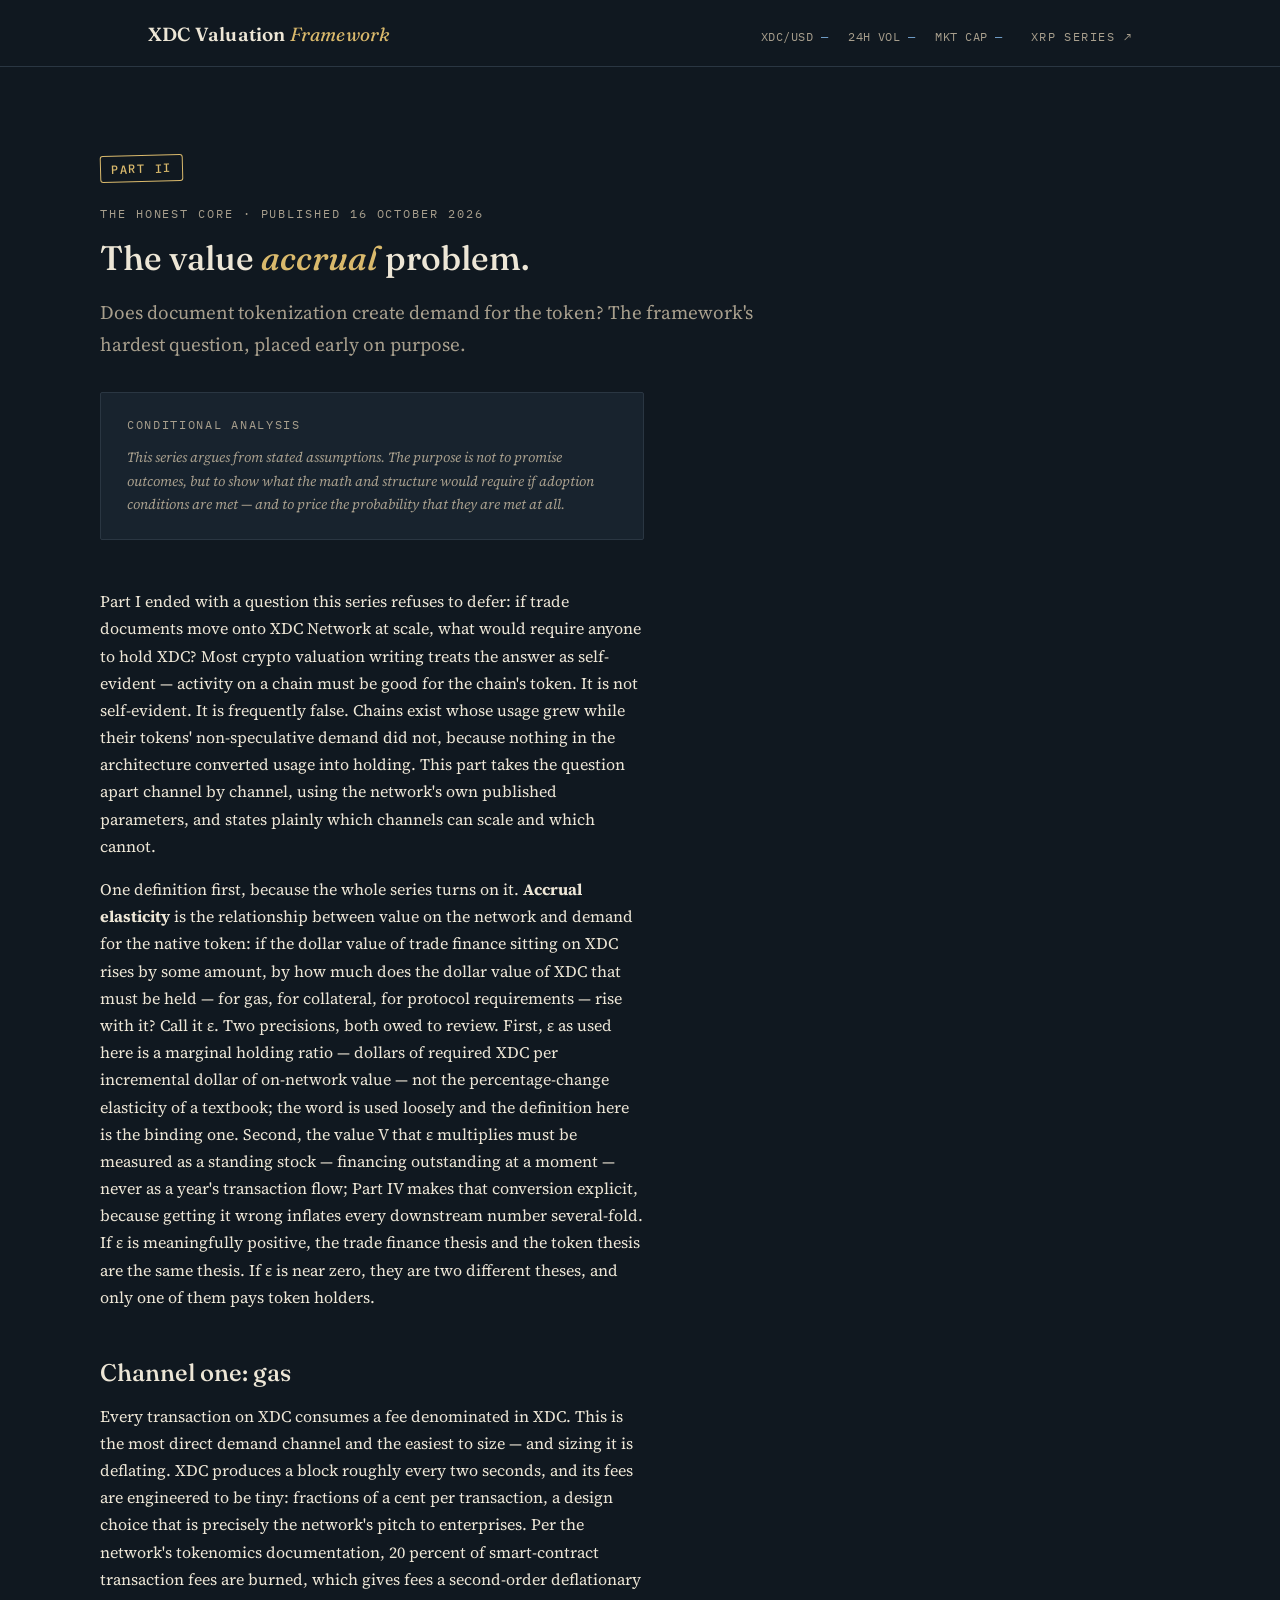
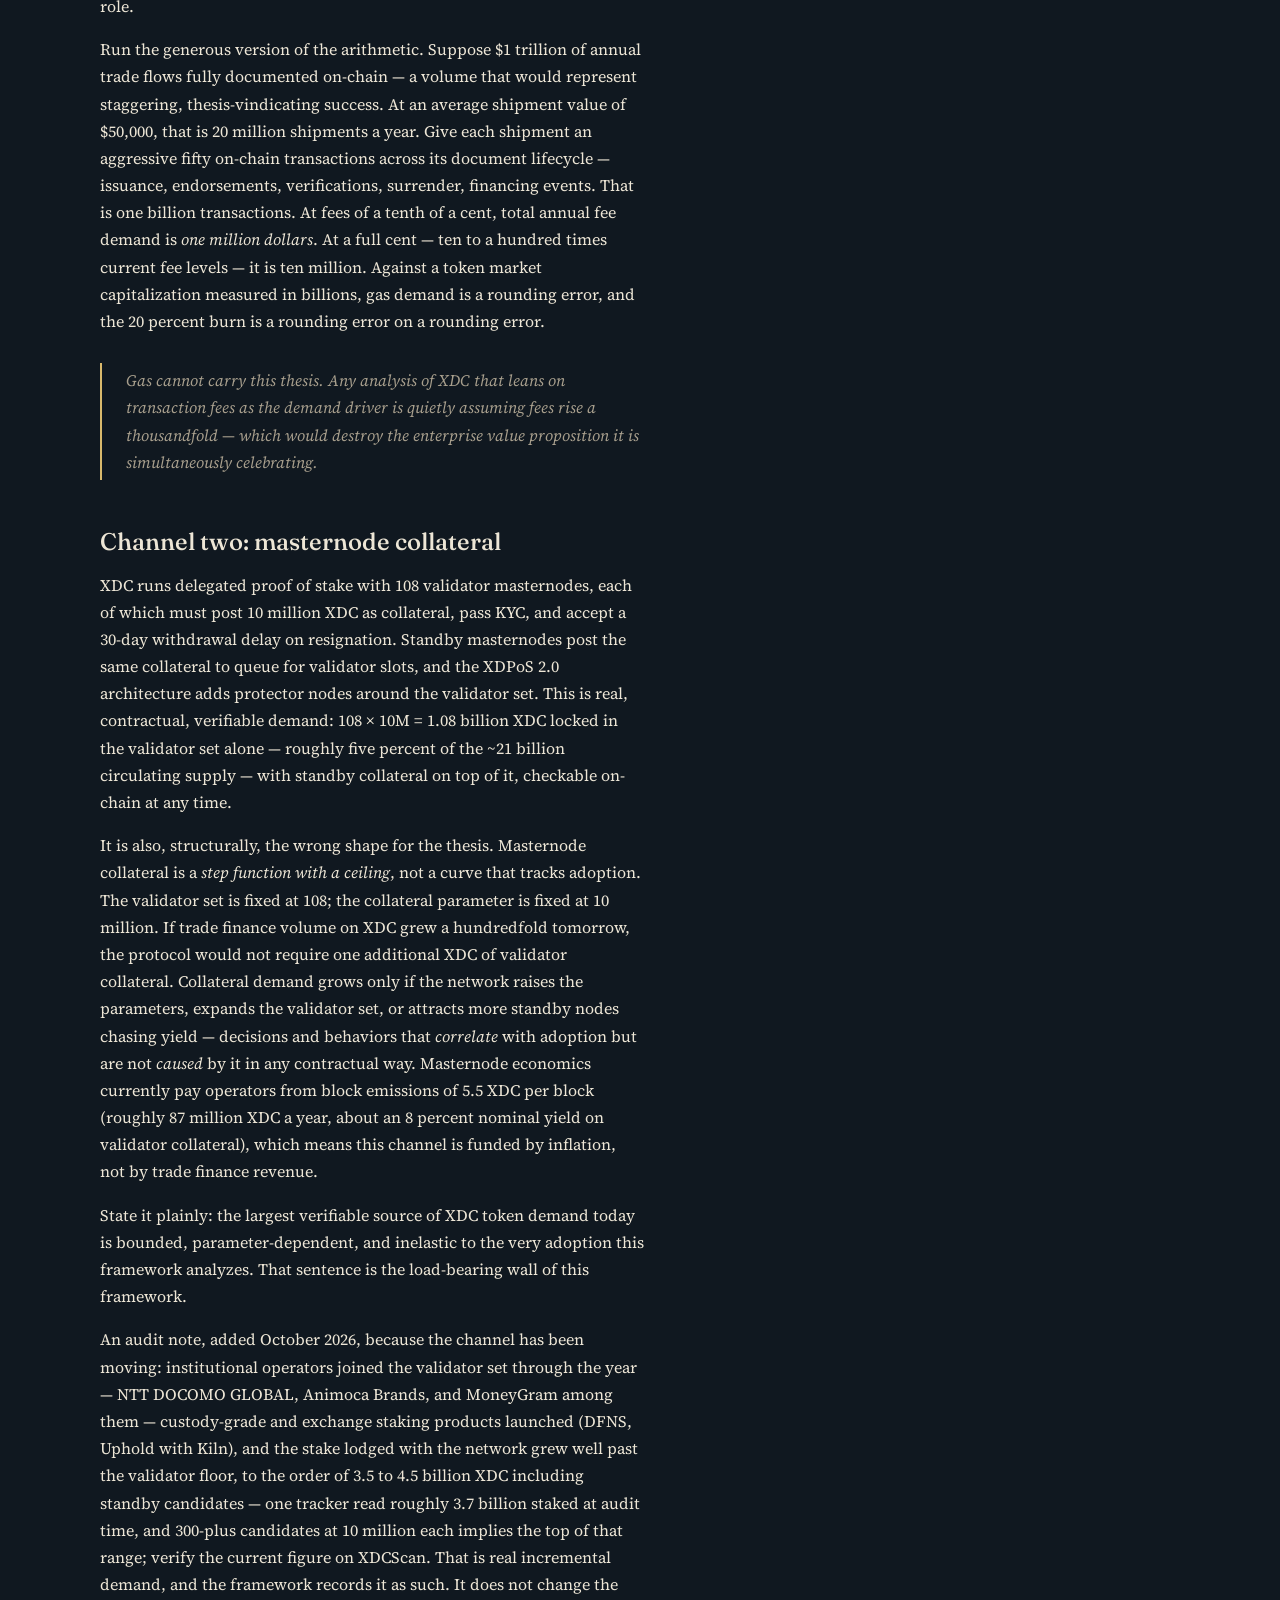
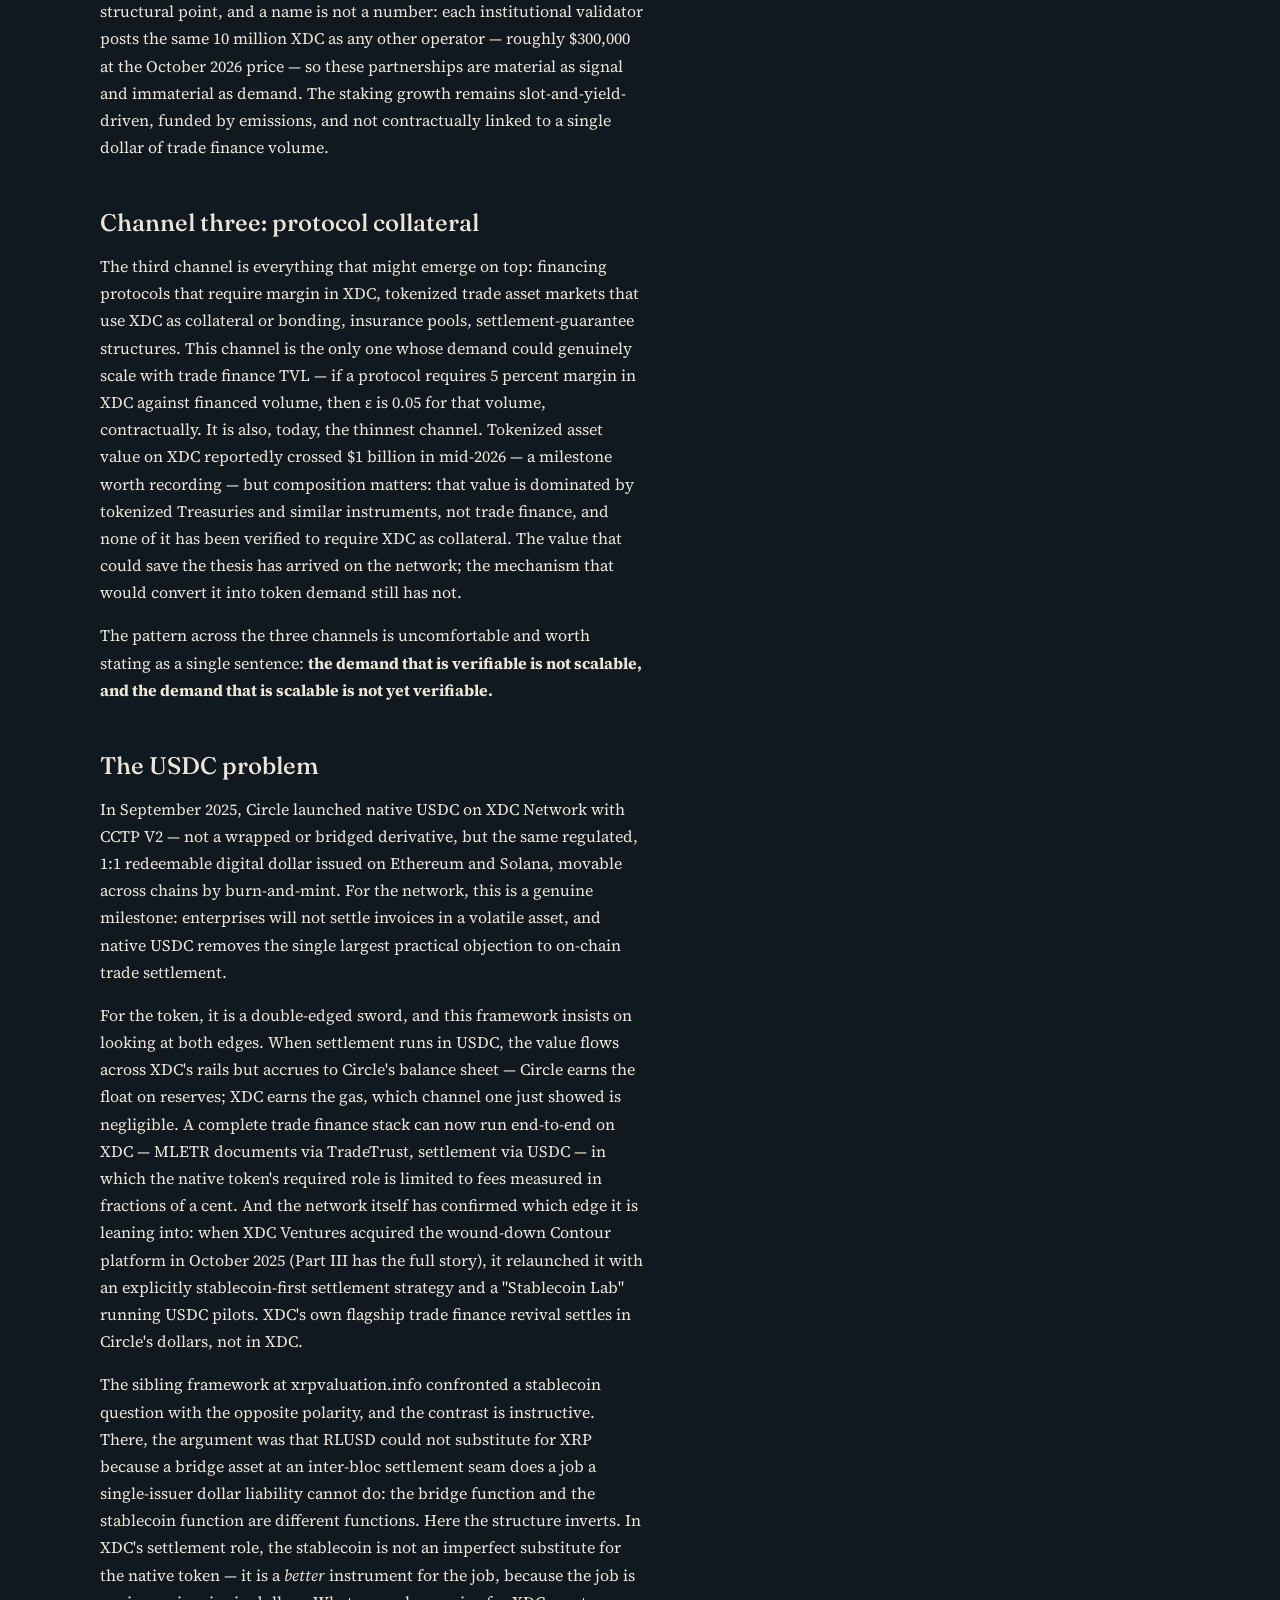
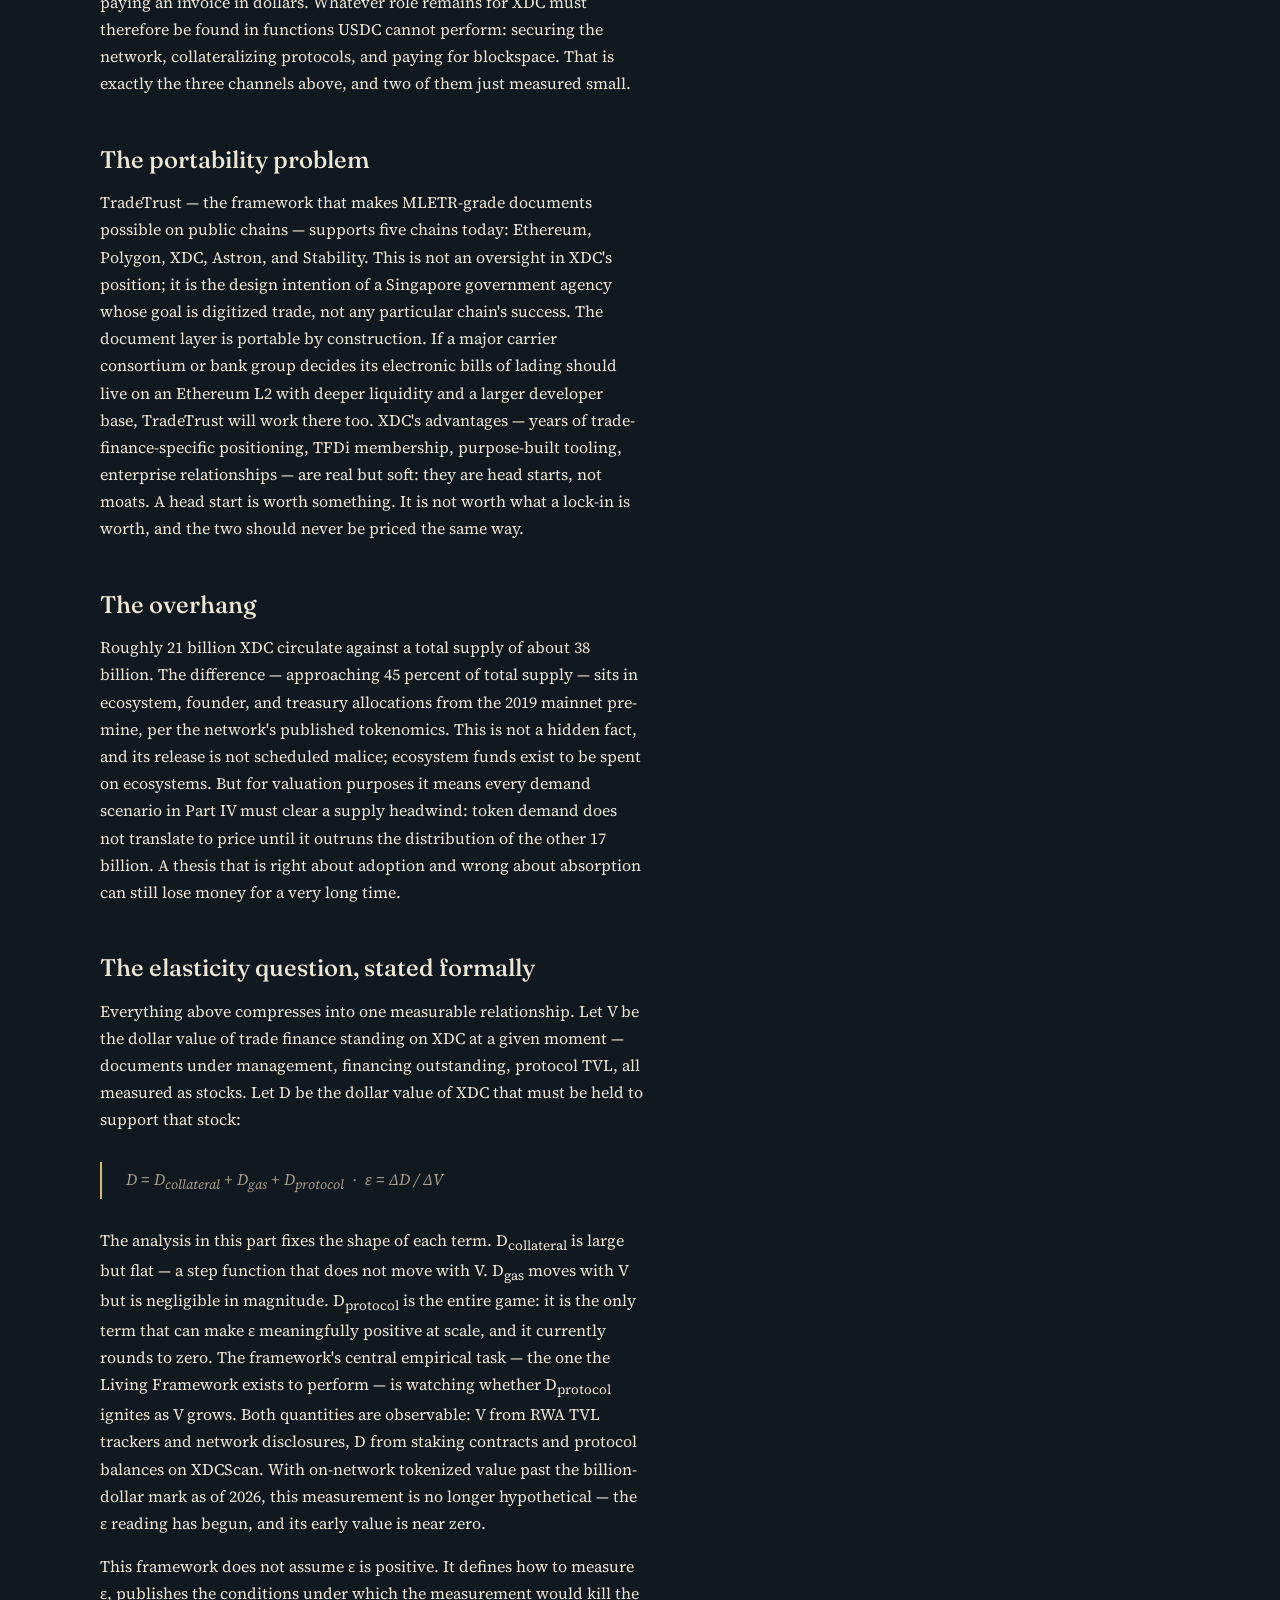
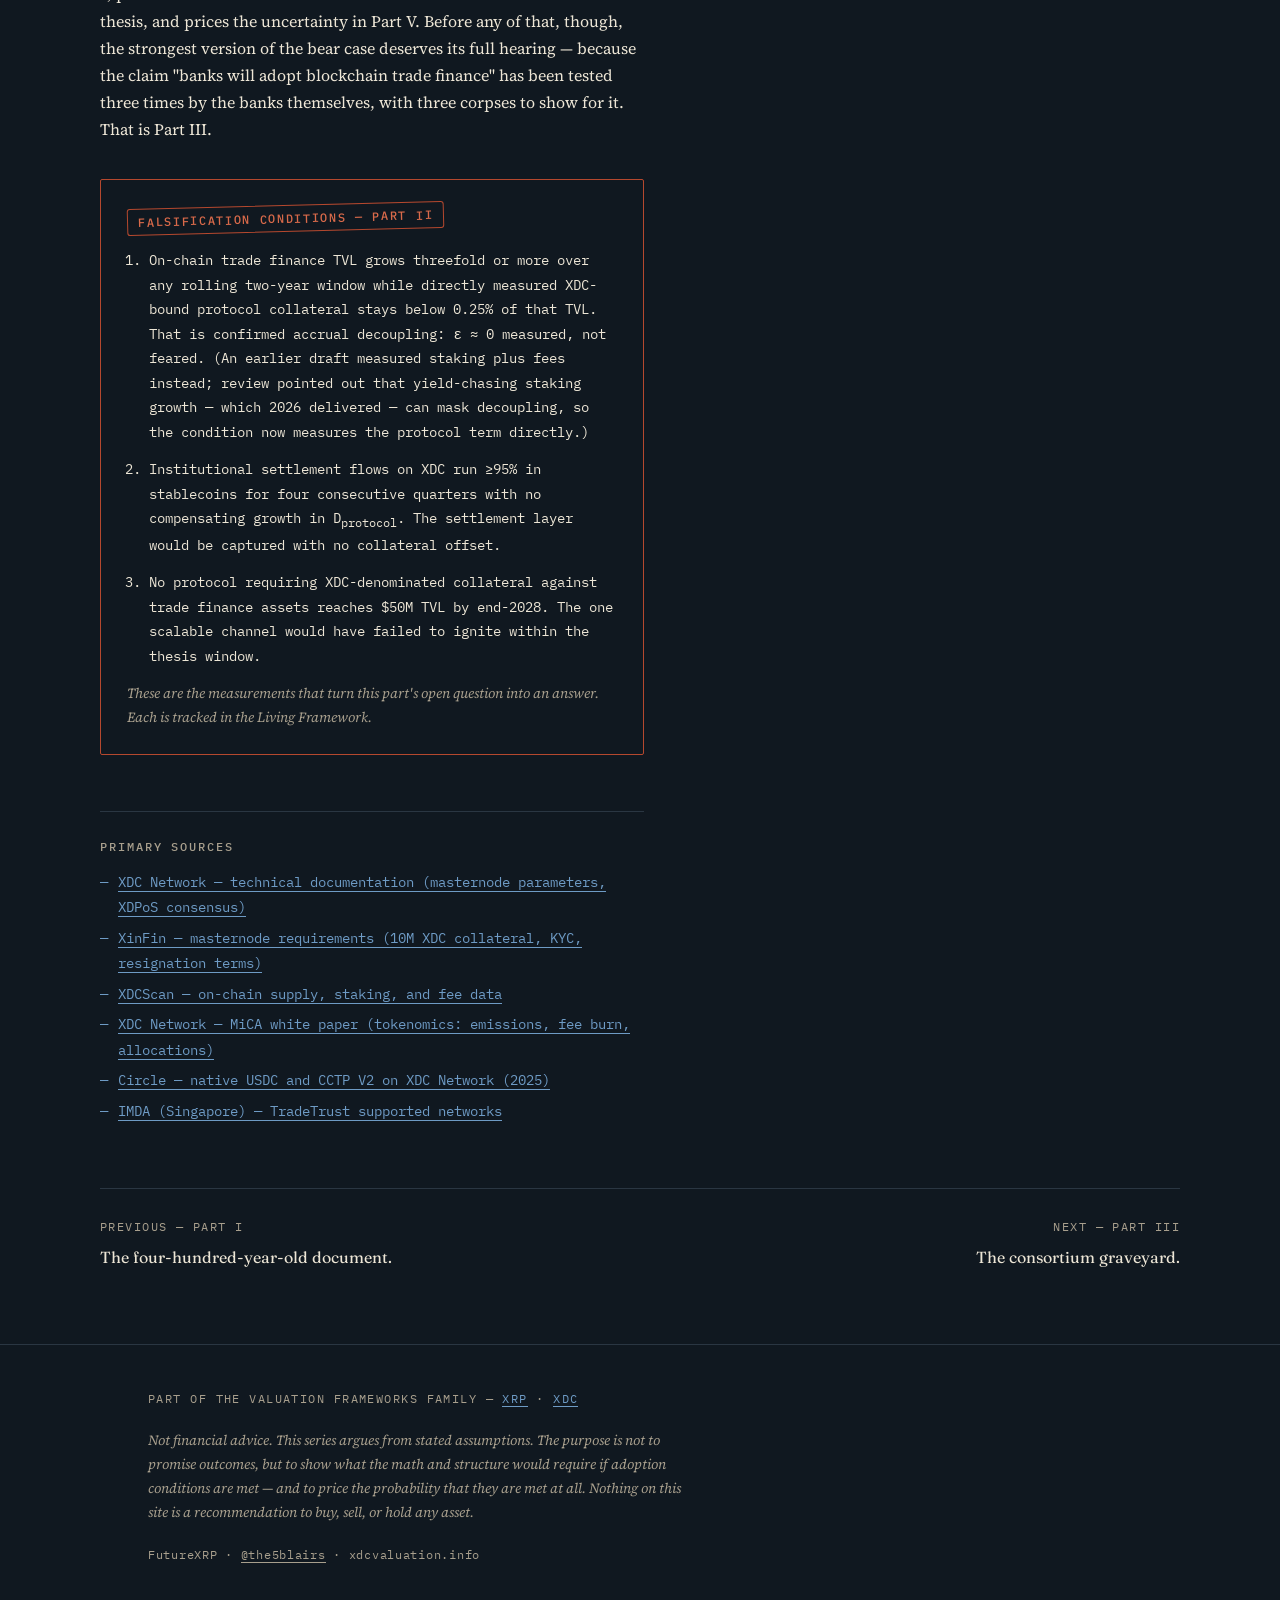
<file: part2/index.html>
<!DOCTYPE html>
<html lang="en">
<head>
  <meta charset="utf-8">
  <meta name="viewport" content="width=device-width, initial-scale=1">
  <title>Part II — The value accrual problem. · XDC Valuation Framework</title>
  <meta name="description" content="The three native-token demand channels — gas, masternode collateral, protocol collateral — tested against the USDC settlement problem and TradeTrust's chain-agnosticism.">
  <link rel="canonical" href="https://xdcvaluation.info/part2/">
  <meta name="theme-color" content="#101820">

  <meta property="og:type" content="article">
  <meta property="og:site_name" content="XDC Valuation Framework">
  <meta property="og:title" content="Part II — The value accrual problem.">
  <meta property="og:description" content="The three native-token demand channels — gas, masternode collateral, protocol collateral — tested against the USDC settlement problem and TradeTrust's chain-agnosticism.">
  <meta property="og:url" content="https://xdcvaluation.info/part2/">
  <meta property="og:image" content="https://xdcvaluation.info/assets/og-image.png">
  <meta property="article:published_time" content="2026-10-16">
  <meta name="twitter:card" content="summary_large_image">
  <meta name="twitter:title" content="Part II — The value accrual problem.">
  <meta name="twitter:description" content="The three native-token demand channels tested against the USDC settlement problem and TradeTrust's chain-agnosticism.">
  <meta name="twitter:image" content="https://xdcvaluation.info/assets/og-image.png">

  <link rel="icon" href="/assets/favicon.svg" type="image/svg+xml">
  <link rel="icon" href="/assets/favicon.png" type="image/png" sizes="600x600">

  <link rel="preconnect" href="https://fonts.googleapis.com">
  <link rel="preconnect" href="https://fonts.gstatic.com" crossorigin>
  <link rel="stylesheet" href="https://fonts.googleapis.com/css2?family=Fraunces:ital,opsz,wght@0,9..144,400..600;1,9..144,400..600&family=Source+Serif+4:ital,opsz,wght@0,8..60,400;0,8..60,600;1,8..60,400&family=IBM+Plex+Mono:wght@400;500&display=swap">
  <link rel="stylesheet" href="/styles.css">
</head>
<body>
  <a class="skip-link" href="#main">Skip to content</a>

  <header class="site-header">
    <div class="wrap">
      <div class="wordmark"><a href="/">XDC Valuation <span class="wordmark-sub">Framework</span></a></div>
      <div class="ticker" id="ticker" aria-label="XDC market data">
        <span>XDC/USD <span class="ticker-value" data-ticker="price">—</span></span>
        <span>24H VOL <span class="ticker-value" data-ticker="volume">—</span></span>
        <span>MKT CAP <span class="ticker-value" data-ticker="mcap">—</span></span>
      </div>
      <a class="sibling-link" href="https://xrpvaluation.info" rel="noopener">XRP Series ↗</a>
    </div>
  </header>

  <main id="main">
    <article class="article wrap">
      <header class="article-header">
        <div class="stamp-row">
          <span class="stamp stamp-manila">Part II</span>
        </div>
        <p class="kicker">The Honest Core · Published 16 October 2026</p>
        <h1>The value <em>accrual</em> problem.</h1>
        <p class="dek">Does document tokenization create demand for the token? The framework's hardest question, placed early on purpose.</p>
        <div class="panel panel-conditional">
          <span class="panel-label">Conditional analysis</span>
          <p>This series argues from stated assumptions. The purpose is not to promise outcomes, but to show what the math and structure would require if adoption conditions are met — and to price the probability that they are met at all.</p>
        </div>
      </header>

      <div class="article-body">
        <p>Part I ended with a question this series refuses to defer: if trade documents move onto XDC Network at scale, what would require anyone to hold XDC? Most crypto valuation writing treats the answer as self-evident — activity on a chain must be good for the chain's token. It is not self-evident. It is frequently false. Chains exist whose usage grew while their tokens' non-speculative demand did not, because nothing in the architecture converted usage into holding. This part takes the question apart channel by channel, using the network's own published parameters, and states plainly which channels can scale and which cannot.</p>

        <p>One definition first, because the whole series turns on it. <strong>Accrual elasticity</strong> is the relationship between value on the network and demand for the native token: if the dollar value of trade finance sitting on XDC rises by some amount, by how much does the dollar value of XDC that must be held — for gas, for collateral, for protocol requirements — rise with it? Call it ε. Two precisions, both owed to review. First, ε as used here is a marginal holding ratio — dollars of required XDC per incremental dollar of on-network value — not the percentage-change elasticity of a textbook; the word is used loosely and the definition here is the binding one. Second, the value V that ε multiplies must be measured as a standing stock — financing outstanding at a moment — never as a year's transaction flow; Part IV makes that conversion explicit, because getting it wrong inflates every downstream number several-fold. If ε is meaningfully positive, the trade finance thesis and the token thesis are the same thesis. If ε is near zero, they are two different theses, and only one of them pays token holders.</p>

        <h2>Channel one: gas</h2>

        <p>Every transaction on XDC consumes a fee denominated in XDC. This is the most direct demand channel and the easiest to size — and sizing it is deflating. XDC produces a block roughly every two seconds, and its fees are engineered to be tiny: fractions of a cent per transaction, a design choice that is precisely the network's pitch to enterprises. Per the network's tokenomics documentation, 20 percent of smart-contract transaction fees are burned, which gives fees a second-order deflationary role.</p>

        <p>Run the generous version of the arithmetic. Suppose $1 trillion of annual trade flows fully documented on-chain — a volume that would represent staggering, thesis-vindicating success. At an average shipment value of $50,000, that is 20 million shipments a year. Give each shipment an aggressive fifty on-chain transactions across its document lifecycle — issuance, endorsements, verifications, surrender, financing events. That is one billion transactions. At fees of a tenth of a cent, total annual fee demand is <em>one million dollars</em>. At a full cent — ten to a hundred times current fee levels — it is ten million. Against a token market capitalization measured in billions, gas demand is a rounding error, and the 20 percent burn is a rounding error on a rounding error.</p>

        <blockquote>Gas cannot carry this thesis. Any analysis of XDC that leans on transaction fees as the demand driver is quietly assuming fees rise a thousandfold — which would destroy the enterprise value proposition it is simultaneously celebrating.</blockquote>

        <h2>Channel two: masternode collateral</h2>

        <p>XDC runs delegated proof of stake with 108 validator masternodes, each of which must post 10 million XDC as collateral, pass KYC, and accept a 30-day withdrawal delay on resignation. Standby masternodes post the same collateral to queue for validator slots, and the XDPoS 2.0 architecture adds protector nodes around the validator set. This is real, contractual, verifiable demand: 108 × 10M = 1.08 billion XDC locked in the validator set alone — roughly five percent of the ~21 billion circulating supply — with standby collateral on top of it, checkable on-chain at any time.</p>

        <p>It is also, structurally, the wrong shape for the thesis. Masternode collateral is a <em>step function with a ceiling</em>, not a curve that tracks adoption. The validator set is fixed at 108; the collateral parameter is fixed at 10 million. If trade finance volume on XDC grew a hundredfold tomorrow, the protocol would not require one additional XDC of validator collateral. Collateral demand grows only if the network raises the parameters, expands the validator set, or attracts more standby nodes chasing yield — decisions and behaviors that <em>correlate</em> with adoption but are not <em>caused</em> by it in any contractual way. Masternode economics currently pay operators from block emissions of 5.5 XDC per block (roughly 87 million XDC a year, about an 8 percent nominal yield on validator collateral), which means this channel is funded by inflation, not by trade finance revenue.</p>

        <p>State it plainly: the largest verifiable source of XDC token demand today is bounded, parameter-dependent, and inelastic to the very adoption this framework analyzes. That sentence is the load-bearing wall of this framework.</p>

        <p>An audit note, added October 2026, because the channel has been moving: institutional operators joined the validator set through the year — NTT DOCOMO GLOBAL, Animoca Brands, and MoneyGram among them — custody-grade and exchange staking products launched (DFNS, Uphold with Kiln), and the stake lodged with the network grew well past the validator floor, to the order of 3.5 to 4.5 billion XDC including standby candidates — one tracker read roughly 3.7 billion staked at audit time, and 300-plus candidates at 10 million each implies the top of that range; verify the current figure on XDCScan. That is real incremental demand, and the framework records it as such. It does not change the structural point, and a name is not a number: each institutional validator posts the same 10 million XDC as any other operator — roughly $300,000 at the October 2026 price — so these partnerships are material as signal and immaterial as demand. The staking growth remains slot-and-yield-driven, funded by emissions, and not contractually linked to a single dollar of trade finance volume.</p>

        <h2>Channel three: protocol collateral</h2>

        <p>The third channel is everything that might emerge on top: financing protocols that require margin in XDC, tokenized trade asset markets that use XDC as collateral or bonding, insurance pools, settlement-guarantee structures. This channel is the only one whose demand could genuinely scale with trade finance TVL — if a protocol requires 5 percent margin in XDC against financed volume, then ε is 0.05 for that volume, contractually. It is also, today, the thinnest channel. Tokenized asset value on XDC reportedly crossed $1 billion in mid-2026 — a milestone worth recording — but composition matters: that value is dominated by tokenized Treasuries and similar instruments, not trade finance, and none of it has been verified to require XDC as collateral. The value that could save the thesis has arrived on the network; the mechanism that would convert it into token demand still has not.</p>

        <p>The pattern across the three channels is uncomfortable and worth stating as a single sentence: <strong>the demand that is verifiable is not scalable, and the demand that is scalable is not yet verifiable.</strong></p>

        <h2>The USDC problem</h2>

        <p>In September 2025, Circle launched native USDC on XDC Network with CCTP V2 — not a wrapped or bridged derivative, but the same regulated, 1:1 redeemable digital dollar issued on Ethereum and Solana, movable across chains by burn-and-mint. For the network, this is a genuine milestone: enterprises will not settle invoices in a volatile asset, and native USDC removes the single largest practical objection to on-chain trade settlement.</p>

        <p>For the token, it is a double-edged sword, and this framework insists on looking at both edges. When settlement runs in USDC, the value flows across XDC's rails but accrues to Circle's balance sheet — Circle earns the float on reserves; XDC earns the gas, which channel one just showed is negligible. A complete trade finance stack can now run end-to-end on XDC — MLETR documents via TradeTrust, settlement via USDC — in which the native token's required role is limited to fees measured in fractions of a cent. And the network itself has confirmed which edge it is leaning into: when XDC Ventures acquired the wound-down Contour platform in October 2025 (Part III has the full story), it relaunched it with an explicitly stablecoin-first settlement strategy and a "Stablecoin Lab" running USDC pilots. XDC's own flagship trade finance revival settles in Circle's dollars, not in XDC.</p>

        <p>The sibling framework at xrpvaluation.info confronted a stablecoin question with the opposite polarity, and the contrast is instructive. There, the argument was that RLUSD could not substitute for XRP because a bridge asset at an inter-bloc settlement seam does a job a single-issuer dollar liability cannot do: the bridge function and the stablecoin function are different functions. Here the structure inverts. In XDC's settlement role, the stablecoin is not an imperfect substitute for the native token — it is a <em>better</em> instrument for the job, because the job is paying an invoice in dollars. Whatever role remains for XDC must therefore be found in functions USDC cannot perform: securing the network, collateralizing protocols, and paying for blockspace. That is exactly the three channels above, and two of them just measured small.</p>

        <h2>The portability problem</h2>

        <p>TradeTrust — the framework that makes MLETR-grade documents possible on public chains — supports five chains today: Ethereum, Polygon, XDC, Astron, and Stability. This is not an oversight in XDC's position; it is the design intention of a Singapore government agency whose goal is digitized trade, not any particular chain's success. The document layer is portable by construction. If a major carrier consortium or bank group decides its electronic bills of lading should live on an Ethereum L2 with deeper liquidity and a larger developer base, TradeTrust will work there too. XDC's advantages — years of trade-finance-specific positioning, TFDi membership, purpose-built tooling, enterprise relationships — are real but soft: they are head starts, not moats. A head start is worth something. It is not worth what a lock-in is worth, and the two should never be priced the same way.</p>

        <h2>The overhang</h2>

        <p>Roughly 21 billion XDC circulate against a total supply of about 38 billion. The difference — approaching 45 percent of total supply — sits in ecosystem, founder, and treasury allocations from the 2019 mainnet pre-mine, per the network's published tokenomics. This is not a hidden fact, and its release is not scheduled malice; ecosystem funds exist to be spent on ecosystems. But for valuation purposes it means every demand scenario in Part IV must clear a supply headwind: token demand does not translate to price until it outruns the distribution of the other 17 billion. A thesis that is right about adoption and wrong about absorption can still lose money for a very long time.</p>

        <h2>The elasticity question, stated formally</h2>

        <p>Everything above compresses into one measurable relationship. Let V be the dollar value of trade finance standing on XDC at a given moment — documents under management, financing outstanding, protocol TVL, all measured as stocks. Let D be the dollar value of XDC that must be held to support that stock:</p>

        <blockquote>D = D<sub>collateral</sub> + D<sub>gas</sub> + D<sub>protocol</sub> &nbsp;·&nbsp; ε = ΔD / ΔV</blockquote>

        <p>The analysis in this part fixes the shape of each term. D<sub>collateral</sub> is large but flat — a step function that does not move with V. D<sub>gas</sub> moves with V but is negligible in magnitude. D<sub>protocol</sub> is the entire game: it is the only term that can make ε meaningfully positive at scale, and it currently rounds to zero. The framework's central empirical task — the one the Living Framework exists to perform — is watching whether D<sub>protocol</sub> ignites as V grows. Both quantities are observable: V from RWA TVL trackers and network disclosures, D from staking contracts and protocol balances on XDCScan. With on-network tokenized value past the billion-dollar mark as of 2026, this measurement is no longer hypothetical — the ε reading has begun, and its early value is near zero.</p>

        <p>This framework does not assume ε is positive. It defines how to measure ε, publishes the conditions under which the measurement would kill the thesis, and prices the uncertainty in Part V. Before any of that, though, the strongest version of the bear case deserves its full hearing — because the claim "banks will adopt blockchain trade finance" has been tested three times by the banks themselves, with three corpses to show for it. That is Part III.</p>

        <div class="falsification">
          <span class="stamp stamp-seal">Falsification conditions — Part II</span>
          <ol>
            <li>On-chain trade finance TVL grows threefold or more over any rolling two-year window while directly measured XDC-bound protocol collateral stays below 0.25% of that TVL. That is confirmed accrual decoupling: ε ≈ 0 measured, not feared. (An earlier draft measured staking plus fees instead; review pointed out that yield-chasing staking growth — which 2026 delivered — can mask decoupling, so the condition now measures the protocol term directly.)</li>
            <li>Institutional settlement flows on XDC run ≥95% in stablecoins for four consecutive quarters with no compensating growth in D<sub>protocol</sub>. The settlement layer would be captured with no collateral offset.</li>
            <li>No protocol requiring XDC-denominated collateral against trade finance assets reaches $50M TVL by end-2028. The one scalable channel would have failed to ignite within the thesis window.</li>
          </ol>
          <p class="falsification-note">These are the measurements that turn this part's open question into an answer. Each is tracked in the Living Framework.</p>
        </div>

        <section class="sources" aria-label="Primary sources">
          <h2>Primary sources</h2>
          <ul>
            <li><a href="https://docs.xdc.network/" rel="noopener">XDC Network — technical documentation (masternode parameters, XDPoS consensus)</a></li>
            <li><a href="https://xinfin.org/setup-masternode" rel="noopener">XinFin — masternode requirements (10M XDC collateral, KYC, resignation terms)</a></li>
            <li><a href="https://xdcscan.com/" rel="noopener">XDCScan — on-chain supply, staking, and fee data</a></li>
            <li><a href="https://xinfin.org/docs/xdc-mica-whitepaper.pdf" rel="noopener">XDC Network — MiCA white paper (tokenomics: emissions, fee burn, allocations)</a></li>
            <li><a href="https://www.circle.com/blog/usdc-cctp-v2-are-coming-soon-to-xdc-network-what-you-need-to-know" rel="noopener">Circle — native USDC and CCTP V2 on XDC Network (2025)</a></li>
            <li><a href="https://www.tradetrust.io/" rel="noopener">IMDA (Singapore) — TradeTrust supported networks</a></li>
          </ul>
        </section>
      </div>

      <nav class="prevnext" aria-label="Series navigation">
        <a href="/part1/" class="prevnext-prev">
          <span class="prevnext-label">Previous — Part I</span>
          <span class="prevnext-title">The four-hundred-year-old document.</span>
        </a>
        <a href="/part3/" class="prevnext-next">
          <span class="prevnext-label">Next — Part III</span>
          <span class="prevnext-title">The consortium graveyard.</span>
        </a>
      </nav>
    </article>
  </main>

  <footer class="site-footer">
    <div class="wrap">
      <p class="footer-family">Part of the Valuation Frameworks family — <a href="https://xrpvaluation.info" rel="noopener">XRP</a> · <a href="/">XDC</a></p>
      <p class="footer-disclaimer">Not financial advice. This series argues from stated assumptions. The purpose is not to promise outcomes, but to show what the math and structure would require if adoption conditions are met — and to price the probability that they are met at all. Nothing on this site is a recommendation to buy, sell, or hold any asset.</p>
      <p class="footer-credit">FutureXRP · <a href="https://x.com/the5blairs" rel="noopener">@the5blairs</a> · xdcvaluation.info</p>
    </div>
  </footer>

  <script src="/main.js" defer></script>
</body>
</html>
</file>
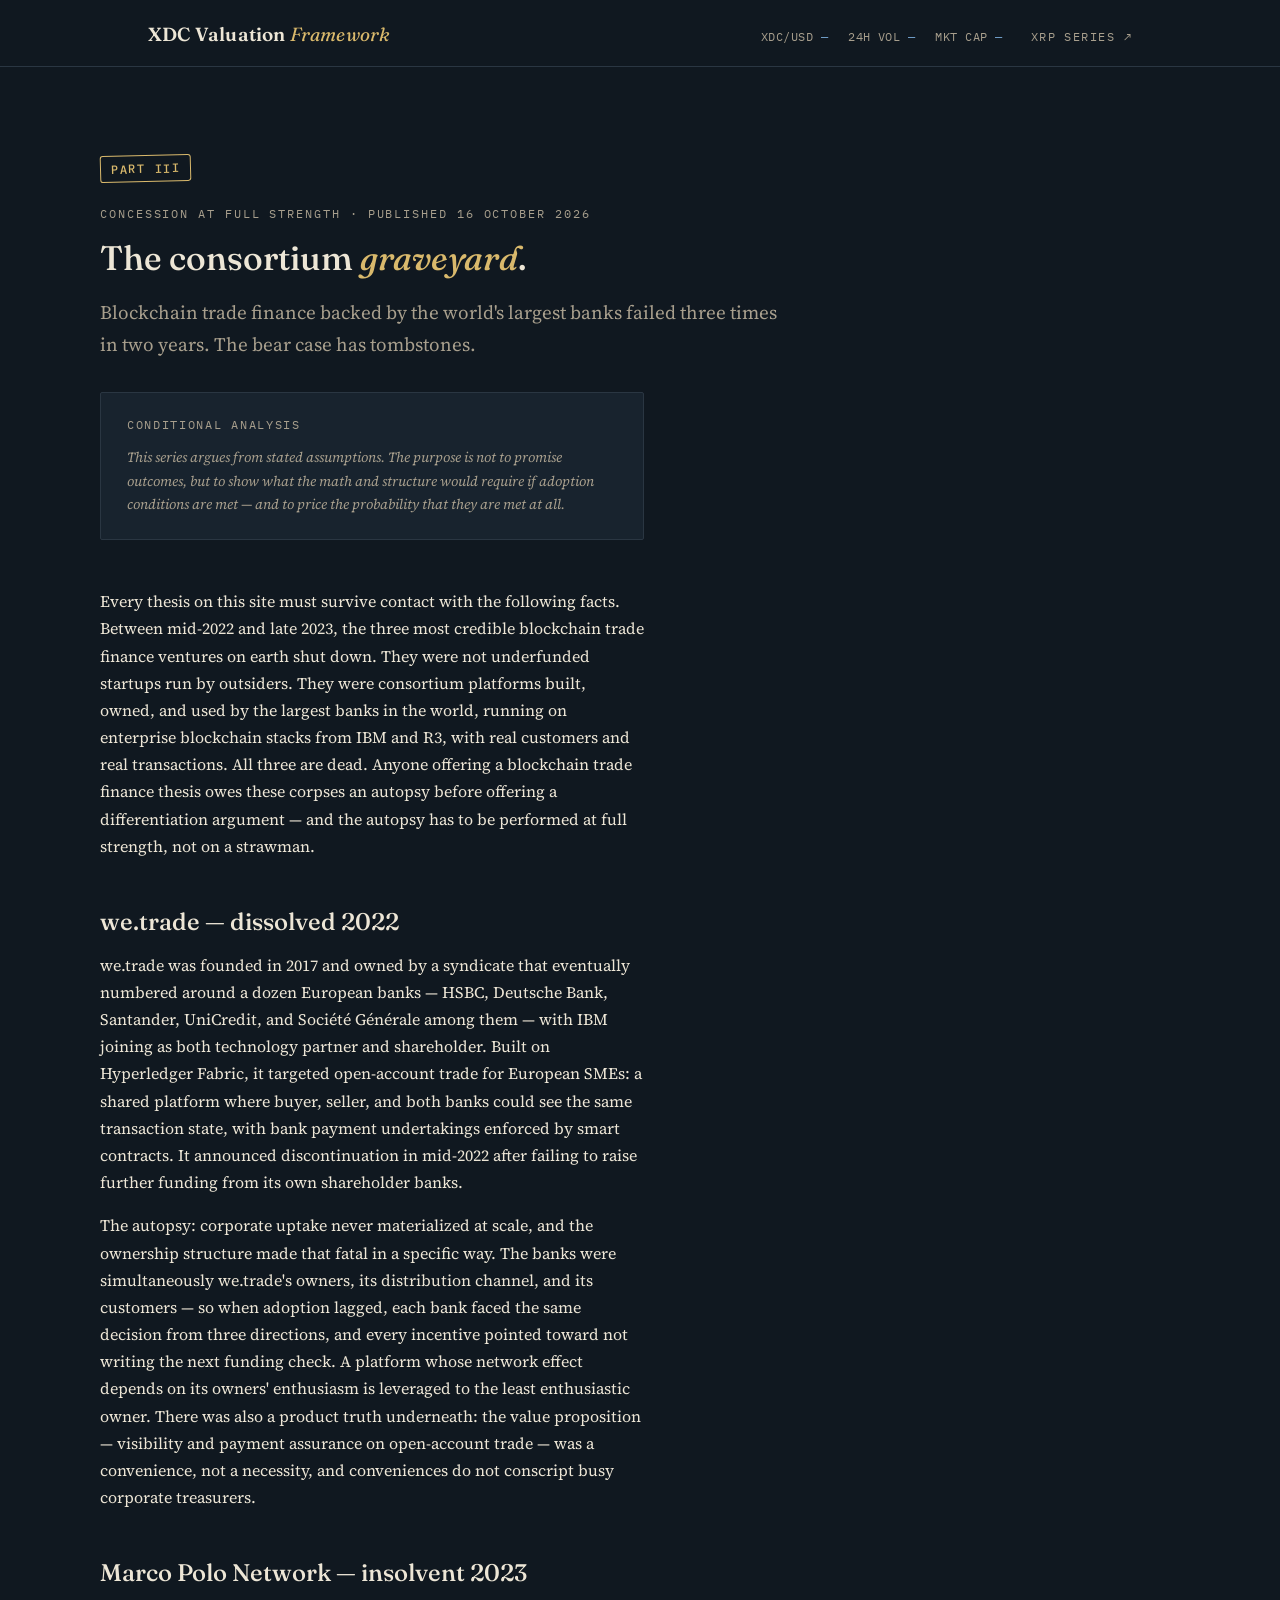
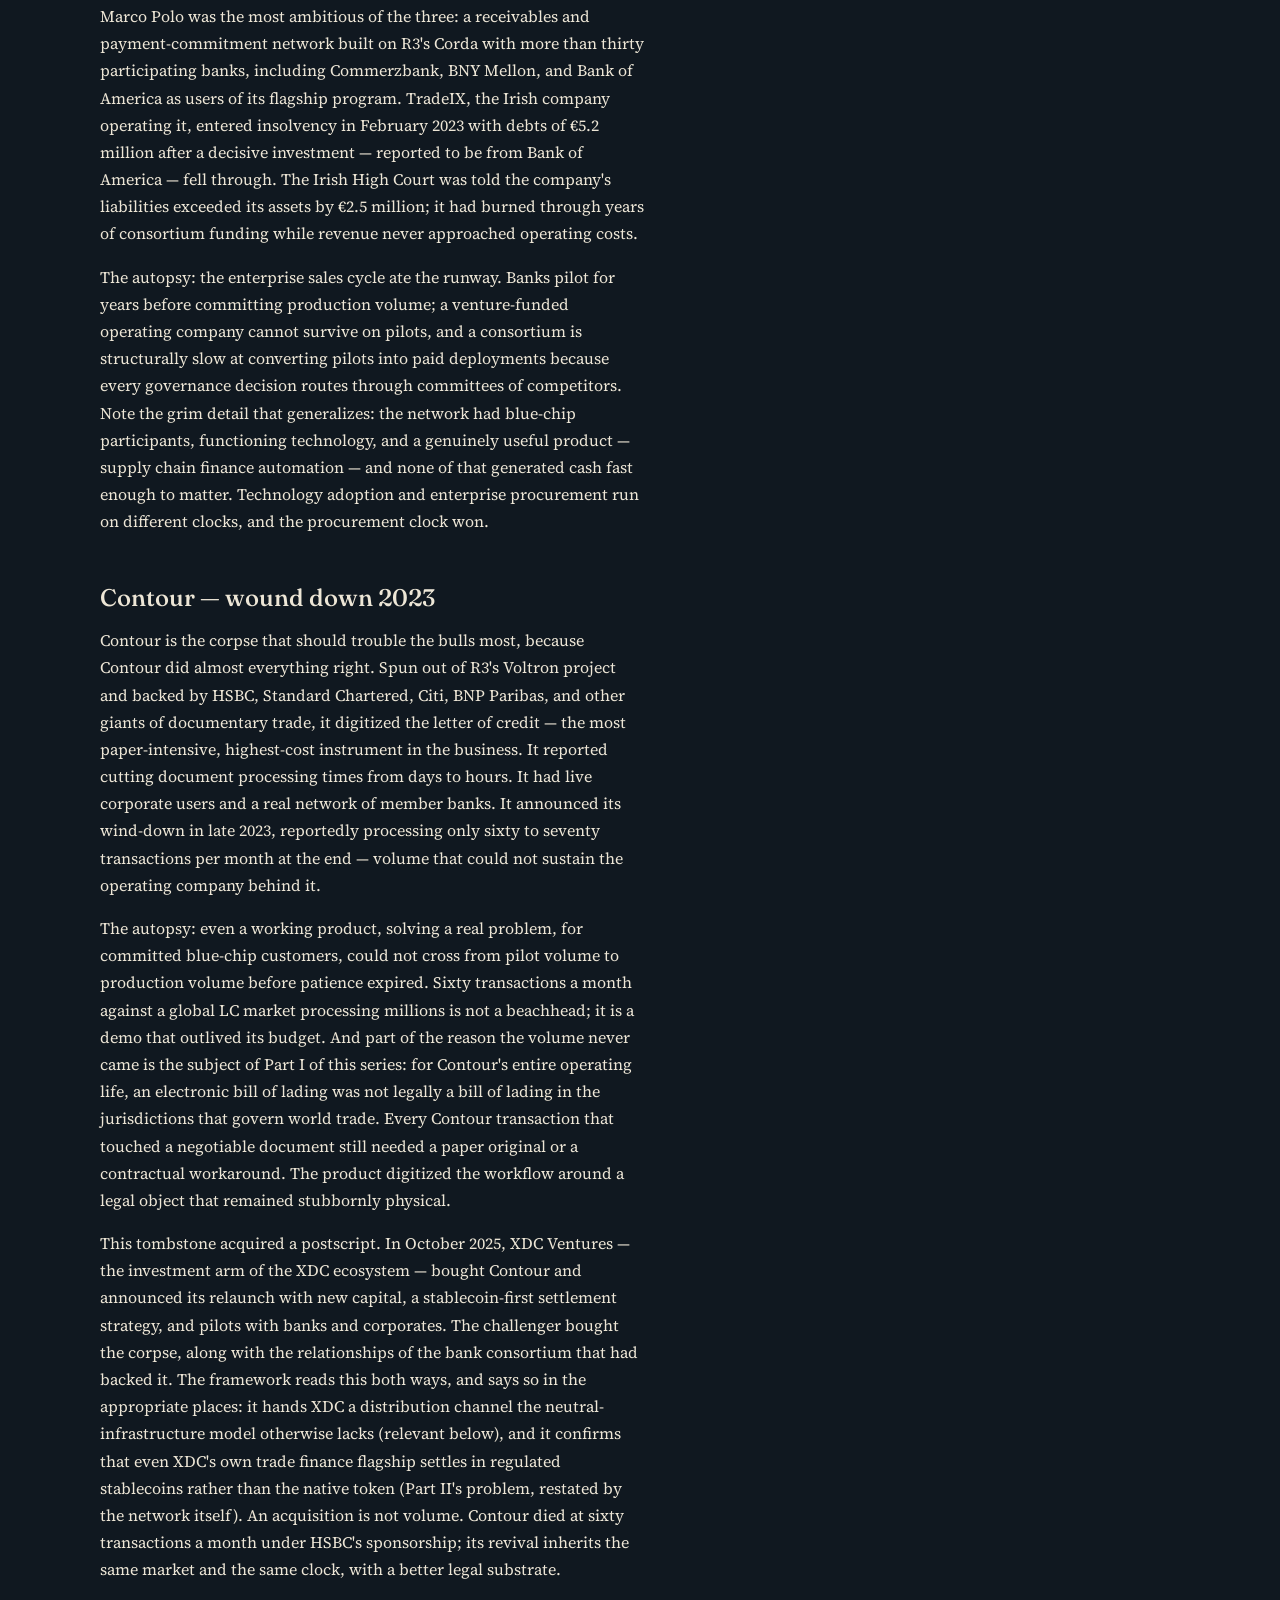
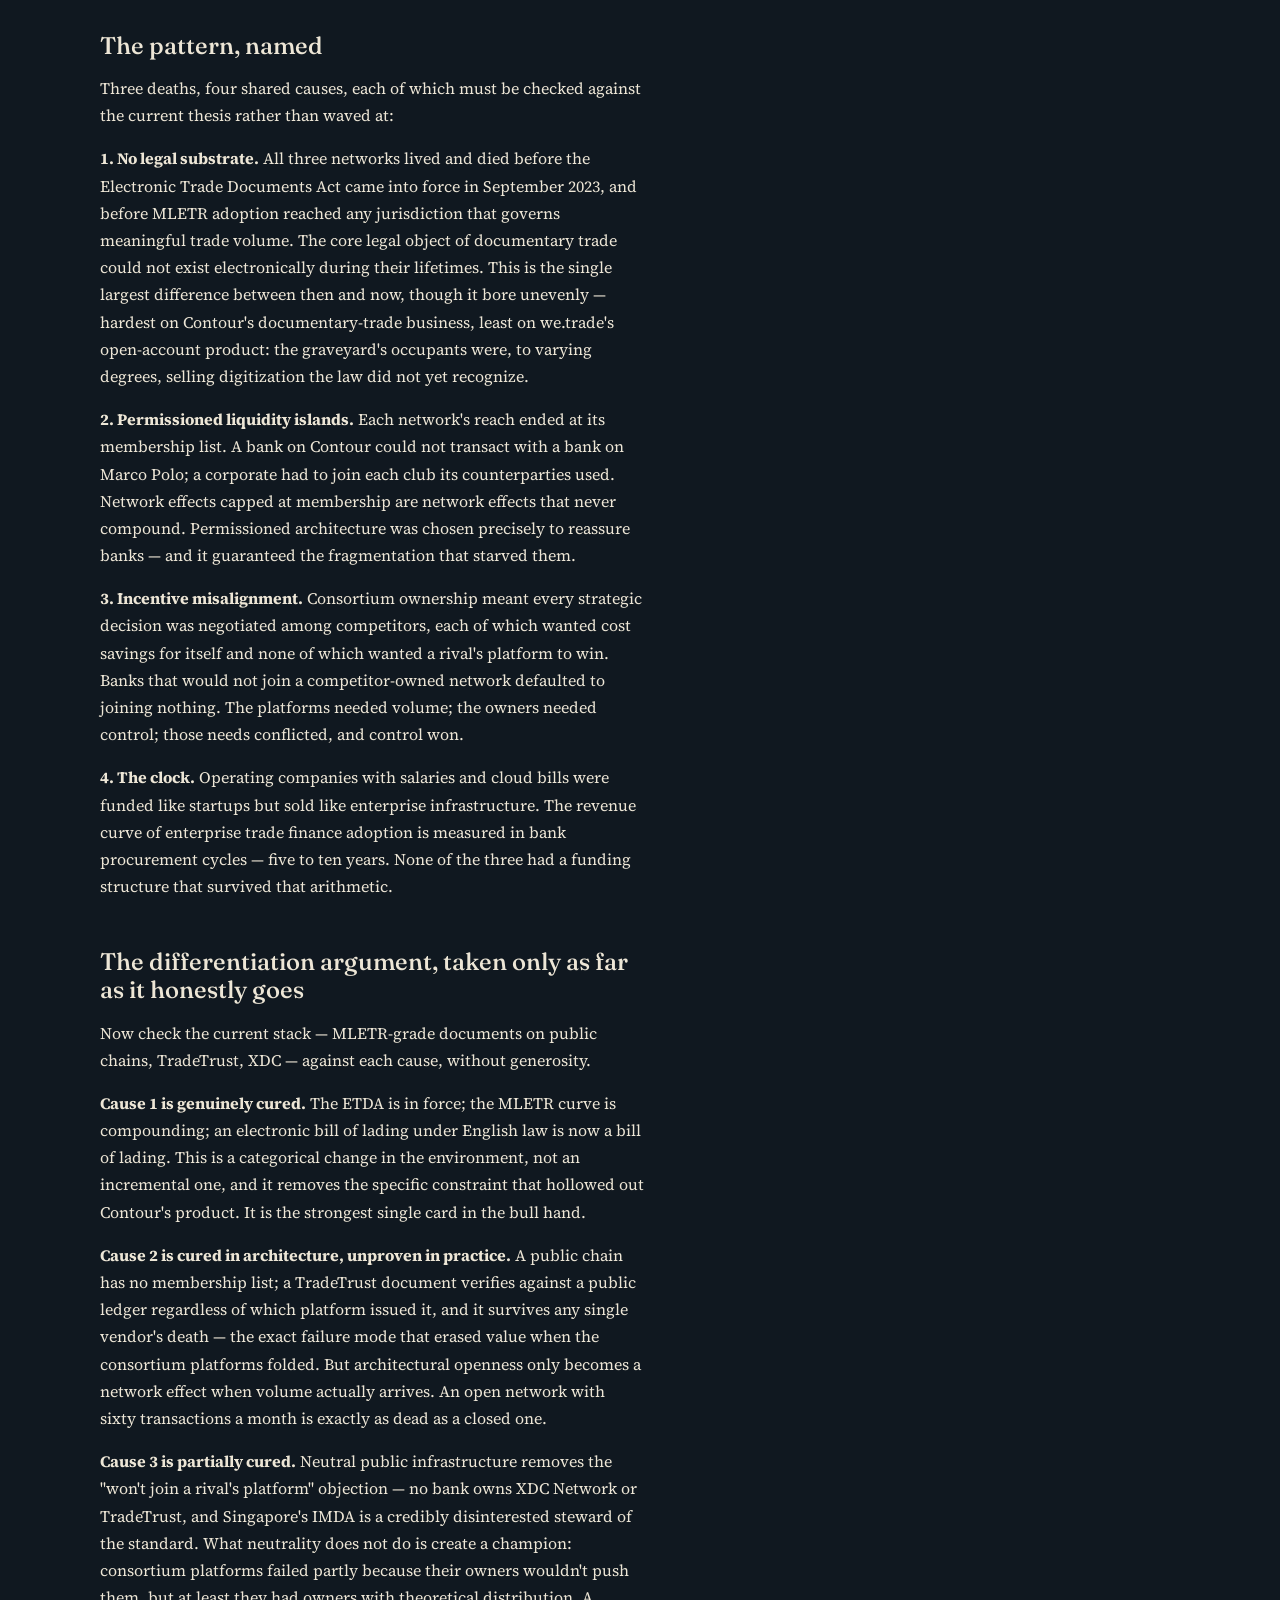
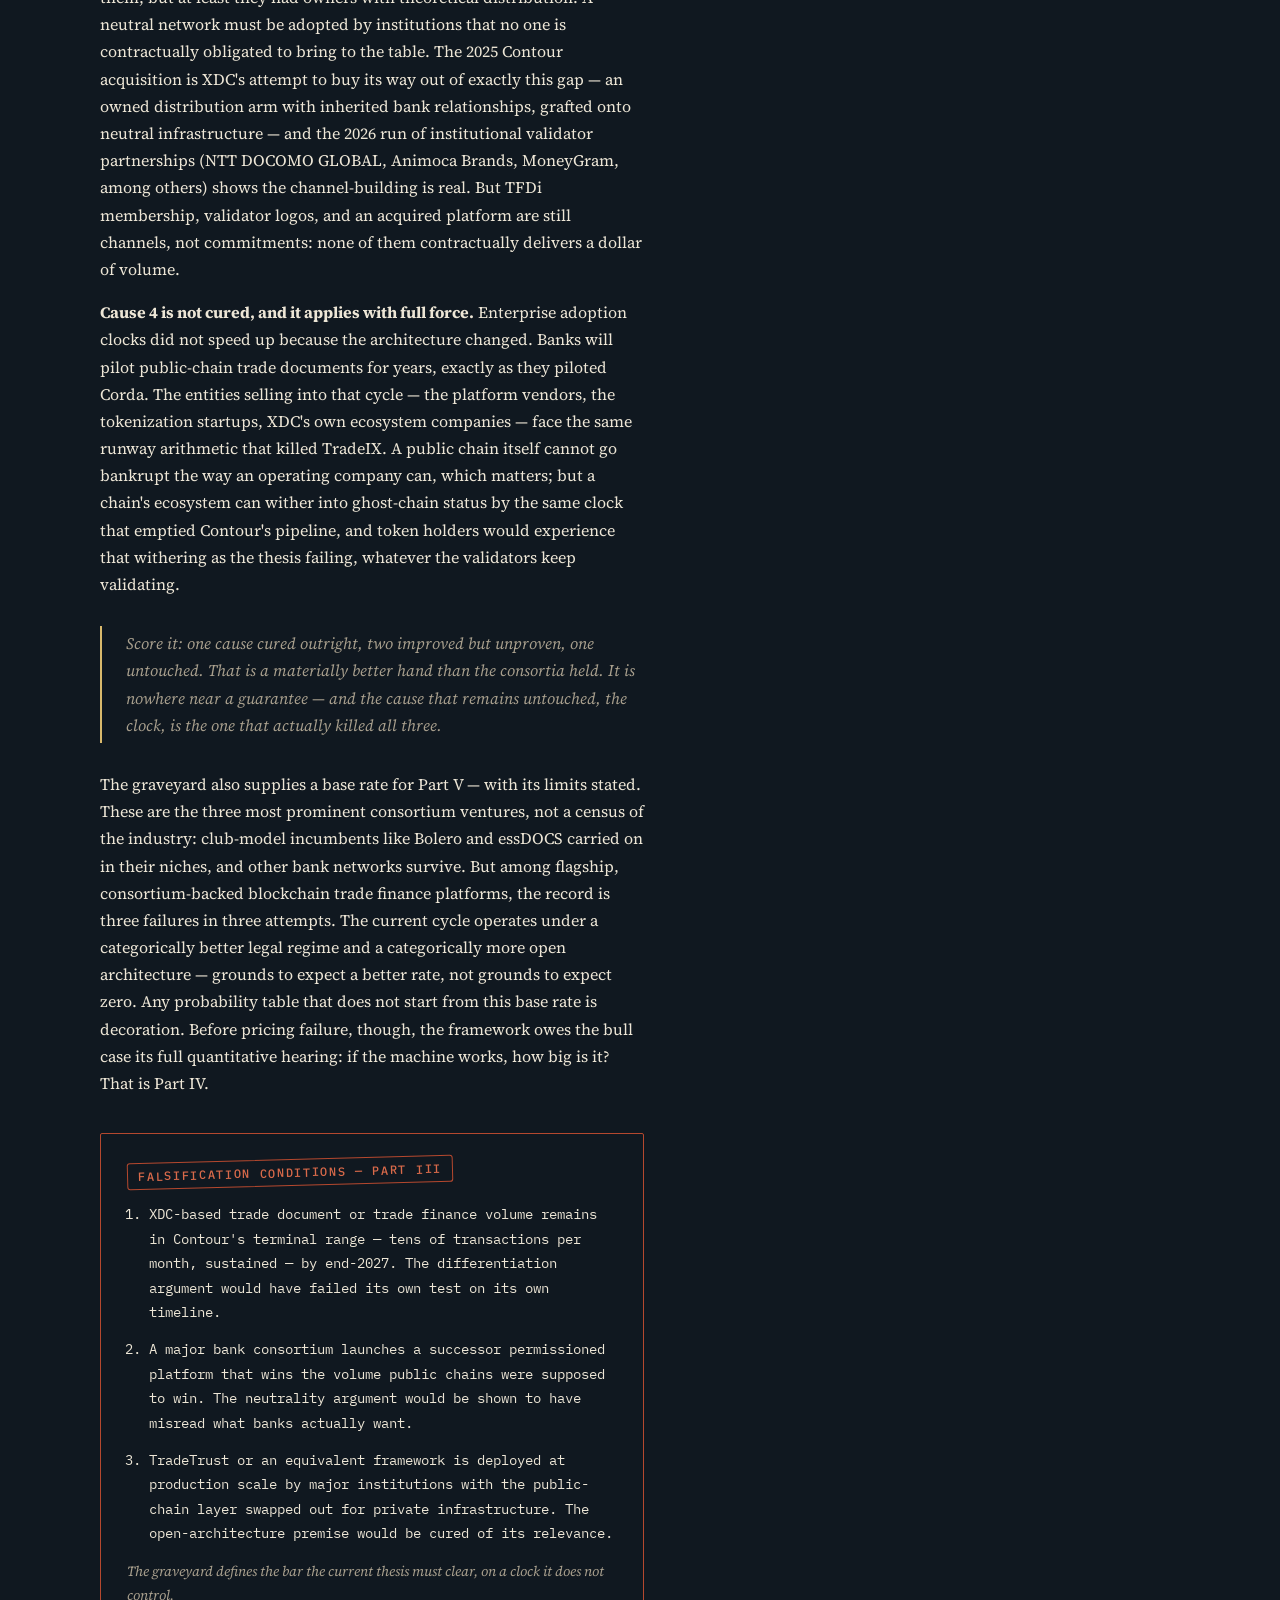
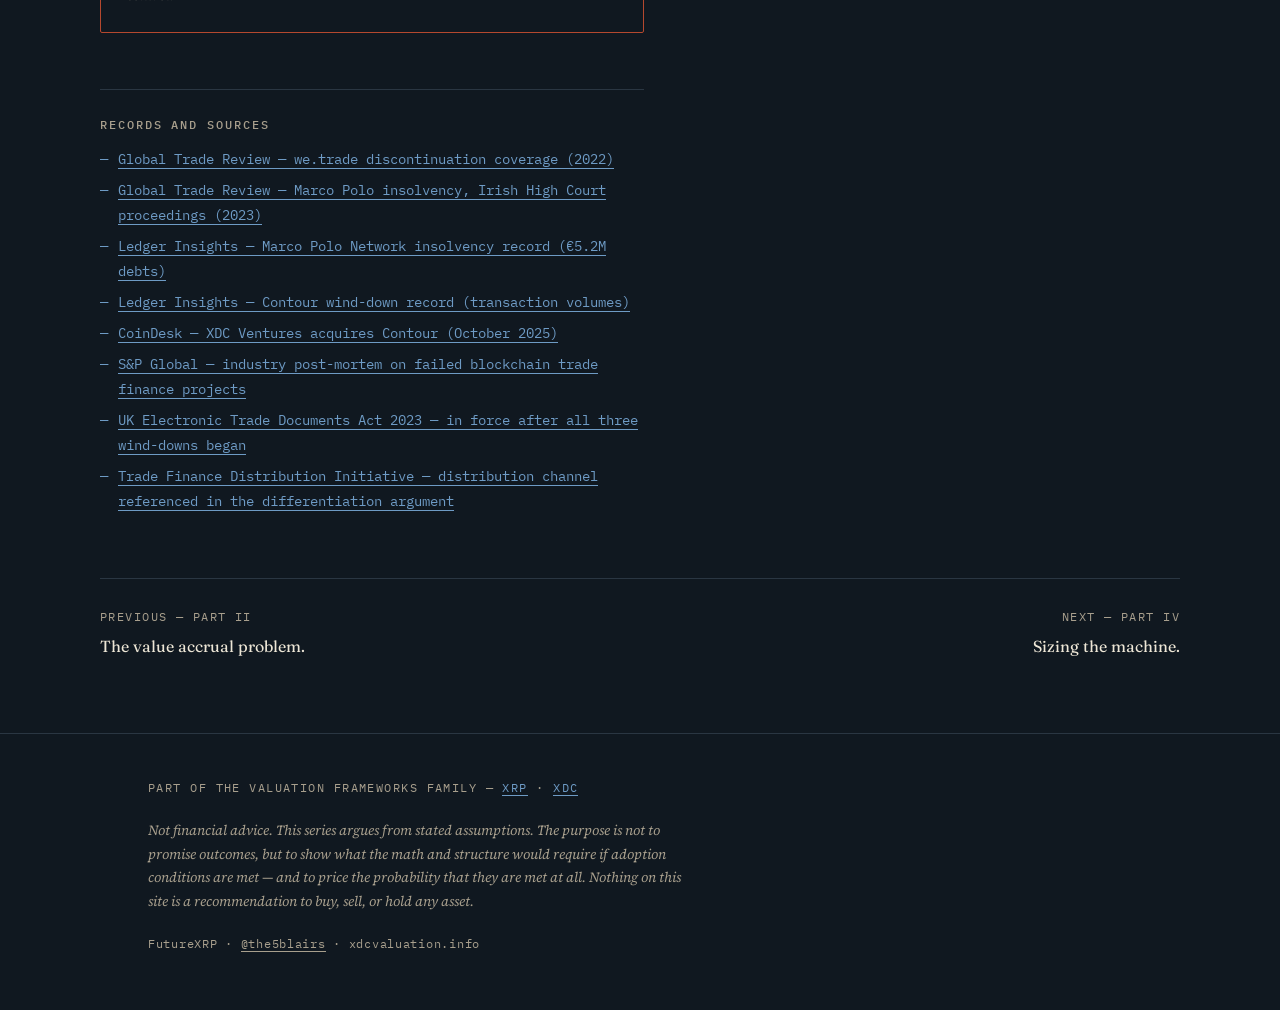
<file: part3/index.html>
<!DOCTYPE html>
<html lang="en">
<head>
  <meta charset="utf-8">
  <meta name="viewport" content="width=device-width, initial-scale=1">
  <title>Part III — The consortium graveyard. · XDC Valuation Framework</title>
  <meta name="description" content="Autopsies of we.trade, Marco Polo Network, and Contour — and a plain accounting of which failure causes are cured by MLETR, public-chain neutrality, and TFDi, and which are not.">
  <link rel="canonical" href="https://xdcvaluation.info/part3/">
  <meta name="theme-color" content="#101820">

  <meta property="og:type" content="article">
  <meta property="og:site_name" content="XDC Valuation Framework">
  <meta property="og:title" content="Part III — The consortium graveyard.">
  <meta property="og:description" content="Autopsies of we.trade, Marco Polo Network, and Contour — and a plain accounting of which failure causes are cured by MLETR, public-chain neutrality, and TFDi, and which are not.">
  <meta property="og:url" content="https://xdcvaluation.info/part3/">
  <meta property="og:image" content="https://xdcvaluation.info/assets/og-image.png">
  <meta property="article:published_time" content="2026-10-16">
  <meta name="twitter:card" content="summary_large_image">
  <meta name="twitter:title" content="Part III — The consortium graveyard.">
  <meta name="twitter:description" content="Autopsies of we.trade, Marco Polo, and Contour — and which failure causes the new legal substrate actually cures.">
  <meta name="twitter:image" content="https://xdcvaluation.info/assets/og-image.png">

  <link rel="icon" href="/assets/favicon.svg" type="image/svg+xml">
  <link rel="icon" href="/assets/favicon.png" type="image/png" sizes="600x600">

  <link rel="preconnect" href="https://fonts.googleapis.com">
  <link rel="preconnect" href="https://fonts.gstatic.com" crossorigin>
  <link rel="stylesheet" href="https://fonts.googleapis.com/css2?family=Fraunces:ital,opsz,wght@0,9..144,400..600;1,9..144,400..600&family=Source+Serif+4:ital,opsz,wght@0,8..60,400;0,8..60,600;1,8..60,400&family=IBM+Plex+Mono:wght@400;500&display=swap">
  <link rel="stylesheet" href="/styles.css">
</head>
<body>
  <a class="skip-link" href="#main">Skip to content</a>

  <header class="site-header">
    <div class="wrap">
      <div class="wordmark"><a href="/">XDC Valuation <span class="wordmark-sub">Framework</span></a></div>
      <div class="ticker" id="ticker" aria-label="XDC market data">
        <span>XDC/USD <span class="ticker-value" data-ticker="price">—</span></span>
        <span>24H VOL <span class="ticker-value" data-ticker="volume">—</span></span>
        <span>MKT CAP <span class="ticker-value" data-ticker="mcap">—</span></span>
      </div>
      <a class="sibling-link" href="https://xrpvaluation.info" rel="noopener">XRP Series ↗</a>
    </div>
  </header>

  <main id="main">
    <article class="article wrap">
      <header class="article-header">
        <div class="stamp-row">
          <span class="stamp stamp-manila">Part III</span>
        </div>
        <p class="kicker">Concession at Full Strength · Published 16 October 2026</p>
        <h1>The consortium <em>graveyard</em>.</h1>
        <p class="dek">Blockchain trade finance backed by the world's largest banks failed three times in two years. The bear case has tombstones.</p>
        <div class="panel panel-conditional">
          <span class="panel-label">Conditional analysis</span>
          <p>This series argues from stated assumptions. The purpose is not to promise outcomes, but to show what the math and structure would require if adoption conditions are met — and to price the probability that they are met at all.</p>
        </div>
      </header>

      <div class="article-body">
        <p>Every thesis on this site must survive contact with the following facts. Between mid-2022 and late 2023, the three most credible blockchain trade finance ventures on earth shut down. They were not underfunded startups run by outsiders. They were consortium platforms built, owned, and used by the largest banks in the world, running on enterprise blockchain stacks from IBM and R3, with real customers and real transactions. All three are dead. Anyone offering a blockchain trade finance thesis owes these corpses an autopsy before offering a differentiation argument — and the autopsy has to be performed at full strength, not on a strawman.</p>

        <h2>we.trade — dissolved 2022</h2>

        <p>we.trade was founded in 2017 and owned by a syndicate that eventually numbered around a dozen European banks — HSBC, Deutsche Bank, Santander, UniCredit, and Société Générale among them — with IBM joining as both technology partner and shareholder. Built on Hyperledger Fabric, it targeted open-account trade for European SMEs: a shared platform where buyer, seller, and both banks could see the same transaction state, with bank payment undertakings enforced by smart contracts. It announced discontinuation in mid-2022 after failing to raise further funding from its own shareholder banks.</p>

        <p>The autopsy: corporate uptake never materialized at scale, and the ownership structure made that fatal in a specific way. The banks were simultaneously we.trade's owners, its distribution channel, and its customers — so when adoption lagged, each bank faced the same decision from three directions, and every incentive pointed toward not writing the next funding check. A platform whose network effect depends on its owners' enthusiasm is leveraged to the least enthusiastic owner. There was also a product truth underneath: the value proposition — visibility and payment assurance on open-account trade — was a convenience, not a necessity, and conveniences do not conscript busy corporate treasurers.</p>

        <h2>Marco Polo Network — insolvent 2023</h2>

        <p>Marco Polo was the most ambitious of the three: a receivables and payment-commitment network built on R3's Corda with more than thirty participating banks, including Commerzbank, BNY Mellon, and Bank of America as users of its flagship program. TradeIX, the Irish company operating it, entered insolvency in February 2023 with debts of €5.2 million after a decisive investment — reported to be from Bank of America — fell through. The Irish High Court was told the company's liabilities exceeded its assets by €2.5 million; it had burned through years of consortium funding while revenue never approached operating costs.</p>

        <p>The autopsy: the enterprise sales cycle ate the runway. Banks pilot for years before committing production volume; a venture-funded operating company cannot survive on pilots, and a consortium is structurally slow at converting pilots into paid deployments because every governance decision routes through committees of competitors. Note the grim detail that generalizes: the network had blue-chip participants, functioning technology, and a genuinely useful product — supply chain finance automation — and none of that generated cash fast enough to matter. Technology adoption and enterprise procurement run on different clocks, and the procurement clock won.</p>

        <h2>Contour — wound down 2023</h2>

        <p>Contour is the corpse that should trouble the bulls most, because Contour did almost everything right. Spun out of R3's Voltron project and backed by HSBC, Standard Chartered, Citi, BNP Paribas, and other giants of documentary trade, it digitized the letter of credit — the most paper-intensive, highest-cost instrument in the business. It reported cutting document processing times from days to hours. It had live corporate users and a real network of member banks. It announced its wind-down in late 2023, reportedly processing only sixty to seventy transactions per month at the end — volume that could not sustain the operating company behind it.</p>

        <p>The autopsy: even a working product, solving a real problem, for committed blue-chip customers, could not cross from pilot volume to production volume before patience expired. Sixty transactions a month against a global LC market processing millions is not a beachhead; it is a demo that outlived its budget. And part of the reason the volume never came is the subject of Part I of this series: for Contour's entire operating life, an electronic bill of lading was not legally a bill of lading in the jurisdictions that govern world trade. Every Contour transaction that touched a negotiable document still needed a paper original or a contractual workaround. The product digitized the workflow around a legal object that remained stubbornly physical.</p>

        <p>This tombstone acquired a postscript. In October 2025, XDC Ventures — the investment arm of the XDC ecosystem — bought Contour and announced its relaunch with new capital, a stablecoin-first settlement strategy, and pilots with banks and corporates. The challenger bought the corpse, along with the relationships of the bank consortium that had backed it. The framework reads this both ways, and says so in the appropriate places: it hands XDC a distribution channel the neutral-infrastructure model otherwise lacks (relevant below), and it confirms that even XDC's own trade finance flagship settles in regulated stablecoins rather than the native token (Part II's problem, restated by the network itself). An acquisition is not volume. Contour died at sixty transactions a month under HSBC's sponsorship; its revival inherits the same market and the same clock, with a better legal substrate.</p>

        <h2>The pattern, named</h2>

        <p>Three deaths, four shared causes, each of which must be checked against the current thesis rather than waved at:</p>

        <p><strong>1. No legal substrate.</strong> All three networks lived and died before the Electronic Trade Documents Act came into force in September 2023, and before MLETR adoption reached any jurisdiction that governs meaningful trade volume. The core legal object of documentary trade could not exist electronically during their lifetimes. This is the single largest difference between then and now, though it bore unevenly — hardest on Contour's documentary-trade business, least on we.trade's open-account product: the graveyard's occupants were, to varying degrees, selling digitization the law did not yet recognize.</p>

        <p><strong>2. Permissioned liquidity islands.</strong> Each network's reach ended at its membership list. A bank on Contour could not transact with a bank on Marco Polo; a corporate had to join each club its counterparties used. Network effects capped at membership are network effects that never compound. Permissioned architecture was chosen precisely to reassure banks — and it guaranteed the fragmentation that starved them.</p>

        <p><strong>3. Incentive misalignment.</strong> Consortium ownership meant every strategic decision was negotiated among competitors, each of which wanted cost savings for itself and none of which wanted a rival's platform to win. Banks that would not join a competitor-owned network defaulted to joining nothing. The platforms needed volume; the owners needed control; those needs conflicted, and control won.</p>

        <p><strong>4. The clock.</strong> Operating companies with salaries and cloud bills were funded like startups but sold like enterprise infrastructure. The revenue curve of enterprise trade finance adoption is measured in bank procurement cycles — five to ten years. None of the three had a funding structure that survived that arithmetic.</p>

        <h2>The differentiation argument, taken only as far as it honestly goes</h2>

        <p>Now check the current stack — MLETR-grade documents on public chains, TradeTrust, XDC — against each cause, without generosity.</p>

        <p><strong>Cause 1 is genuinely cured.</strong> The ETDA is in force; the MLETR curve is compounding; an electronic bill of lading under English law is now a bill of lading. This is a categorical change in the environment, not an incremental one, and it removes the specific constraint that hollowed out Contour's product. It is the strongest single card in the bull hand.</p>

        <p><strong>Cause 2 is cured in architecture, unproven in practice.</strong> A public chain has no membership list; a TradeTrust document verifies against a public ledger regardless of which platform issued it, and it survives any single vendor's death — the exact failure mode that erased value when the consortium platforms folded. But architectural openness only becomes a network effect when volume actually arrives. An open network with sixty transactions a month is exactly as dead as a closed one.</p>

        <p><strong>Cause 3 is partially cured.</strong> Neutral public infrastructure removes the "won't join a rival's platform" objection — no bank owns XDC Network or TradeTrust, and Singapore's IMDA is a credibly disinterested steward of the standard. What neutrality does not do is create a champion: consortium platforms failed partly because their owners wouldn't push them, but at least they had owners with theoretical distribution. A neutral network must be adopted by institutions that no one is contractually obligated to bring to the table. The 2025 Contour acquisition is XDC's attempt to buy its way out of exactly this gap — an owned distribution arm with inherited bank relationships, grafted onto neutral infrastructure — and the 2026 run of institutional validator partnerships (NTT DOCOMO GLOBAL, Animoca Brands, MoneyGram, among others) shows the channel-building is real. But TFDi membership, validator logos, and an acquired platform are still channels, not commitments: none of them contractually delivers a dollar of volume.</p>

        <p><strong>Cause 4 is not cured, and it applies with full force.</strong> Enterprise adoption clocks did not speed up because the architecture changed. Banks will pilot public-chain trade documents for years, exactly as they piloted Corda. The entities selling into that cycle — the platform vendors, the tokenization startups, XDC's own ecosystem companies — face the same runway arithmetic that killed TradeIX. A public chain itself cannot go bankrupt the way an operating company can, which matters; but a chain's ecosystem can wither into ghost-chain status by the same clock that emptied Contour's pipeline, and token holders would experience that withering as the thesis failing, whatever the validators keep validating.</p>

        <blockquote>Score it: one cause cured outright, two improved but unproven, one untouched. That is a materially better hand than the consortia held. It is nowhere near a guarantee — and the cause that remains untouched, the clock, is the one that actually killed all three.</blockquote>

        <p>The graveyard also supplies a base rate for Part V — with its limits stated. These are the three most prominent consortium ventures, not a census of the industry: club-model incumbents like Bolero and essDOCS carried on in their niches, and other bank networks survive. But among flagship, consortium-backed blockchain trade finance platforms, the record is three failures in three attempts. The current cycle operates under a categorically better legal regime and a categorically more open architecture — grounds to expect a better rate, not grounds to expect zero. Any probability table that does not start from this base rate is decoration. Before pricing failure, though, the framework owes the bull case its full quantitative hearing: if the machine works, how big is it? That is Part IV.</p>

        <div class="falsification">
          <span class="stamp stamp-seal">Falsification conditions — Part III</span>
          <ol>
            <li>XDC-based trade document or trade finance volume remains in Contour's terminal range — tens of transactions per month, sustained — by end-2027. The differentiation argument would have failed its own test on its own timeline.</li>
            <li>A major bank consortium launches a successor permissioned platform that wins the volume public chains were supposed to win. The neutrality argument would be shown to have misread what banks actually want.</li>
            <li>TradeTrust or an equivalent framework is deployed at production scale by major institutions with the public-chain layer swapped out for private infrastructure. The open-architecture premise would be cured of its relevance.</li>
          </ol>
          <p class="falsification-note">The graveyard defines the bar the current thesis must clear, on a clock it does not control.</p>
        </div>

        <section class="sources" aria-label="Records and sources">
          <h2>Records and sources</h2>
          <ul>
            <li><a href="https://www.gtreview.com/news/fintech/we-trade-calls-it-quits-heres-what-went-wrong/" rel="noopener">Global Trade Review — we.trade discontinuation coverage (2022)</a></li>
            <li><a href="https://www.gtreview.com/news/top-stories/marco-polo-brings-in-liquidators-as-funds-run-dry/" rel="noopener">Global Trade Review — Marco Polo insolvency, Irish High Court proceedings (2023)</a></li>
            <li><a href="https://www.ledgerinsights.com/marco-polo-blockchain-trade-finance-insolvency/" rel="noopener">Ledger Insights — Marco Polo Network insolvency record (€5.2M debts)</a></li>
            <li><a href="https://www.ledgerinsights.com/contour-blockchain-trade-finance-network-shutter/" rel="noopener">Ledger Insights — Contour wind-down record (transaction volumes)</a></li>
            <li><a href="https://www.coindesk.com/business/2025/10/22/xdc-network-acquires-contour-to-expand-stablecoins-and-tokenization-in-trade-finance" rel="noopener">CoinDesk — XDC Ventures acquires Contour (October 2025)</a></li>
            <li><a href="https://www.spglobal.com/market-intelligence/en/news-insights/articles/2022/10/trade-finance-industry-remains-hopeful-on-blockchain-despite-failed-projects-72557910" rel="noopener">S&amp;P Global — industry post-mortem on failed blockchain trade finance projects</a></li>
            <li><a href="https://www.legislation.gov.uk/ukpga/2023/38" rel="noopener">UK Electronic Trade Documents Act 2023 — in force after all three wind-downs began</a></li>
            <li><a href="https://www.tradefinancedistribution.com/" rel="noopener">Trade Finance Distribution Initiative — distribution channel referenced in the differentiation argument</a></li>
          </ul>
        </section>
      </div>

      <nav class="prevnext" aria-label="Series navigation">
        <a href="/part2/" class="prevnext-prev">
          <span class="prevnext-label">Previous — Part II</span>
          <span class="prevnext-title">The value accrual problem.</span>
        </a>
        <a href="/part4/" class="prevnext-next">
          <span class="prevnext-label">Next — Part IV</span>
          <span class="prevnext-title">Sizing the machine.</span>
        </a>
      </nav>
    </article>
  </main>

  <footer class="site-footer">
    <div class="wrap">
      <p class="footer-family">Part of the Valuation Frameworks family — <a href="https://xrpvaluation.info" rel="noopener">XRP</a> · <a href="/">XDC</a></p>
      <p class="footer-disclaimer">Not financial advice. This series argues from stated assumptions. The purpose is not to promise outcomes, but to show what the math and structure would require if adoption conditions are met — and to price the probability that they are met at all. Nothing on this site is a recommendation to buy, sell, or hold any asset.</p>
      <p class="footer-credit">FutureXRP · <a href="https://x.com/the5blairs" rel="noopener">@the5blairs</a> · xdcvaluation.info</p>
    </div>
  </footer>

  <script src="/main.js" defer></script>
</body>
</html>
</file>
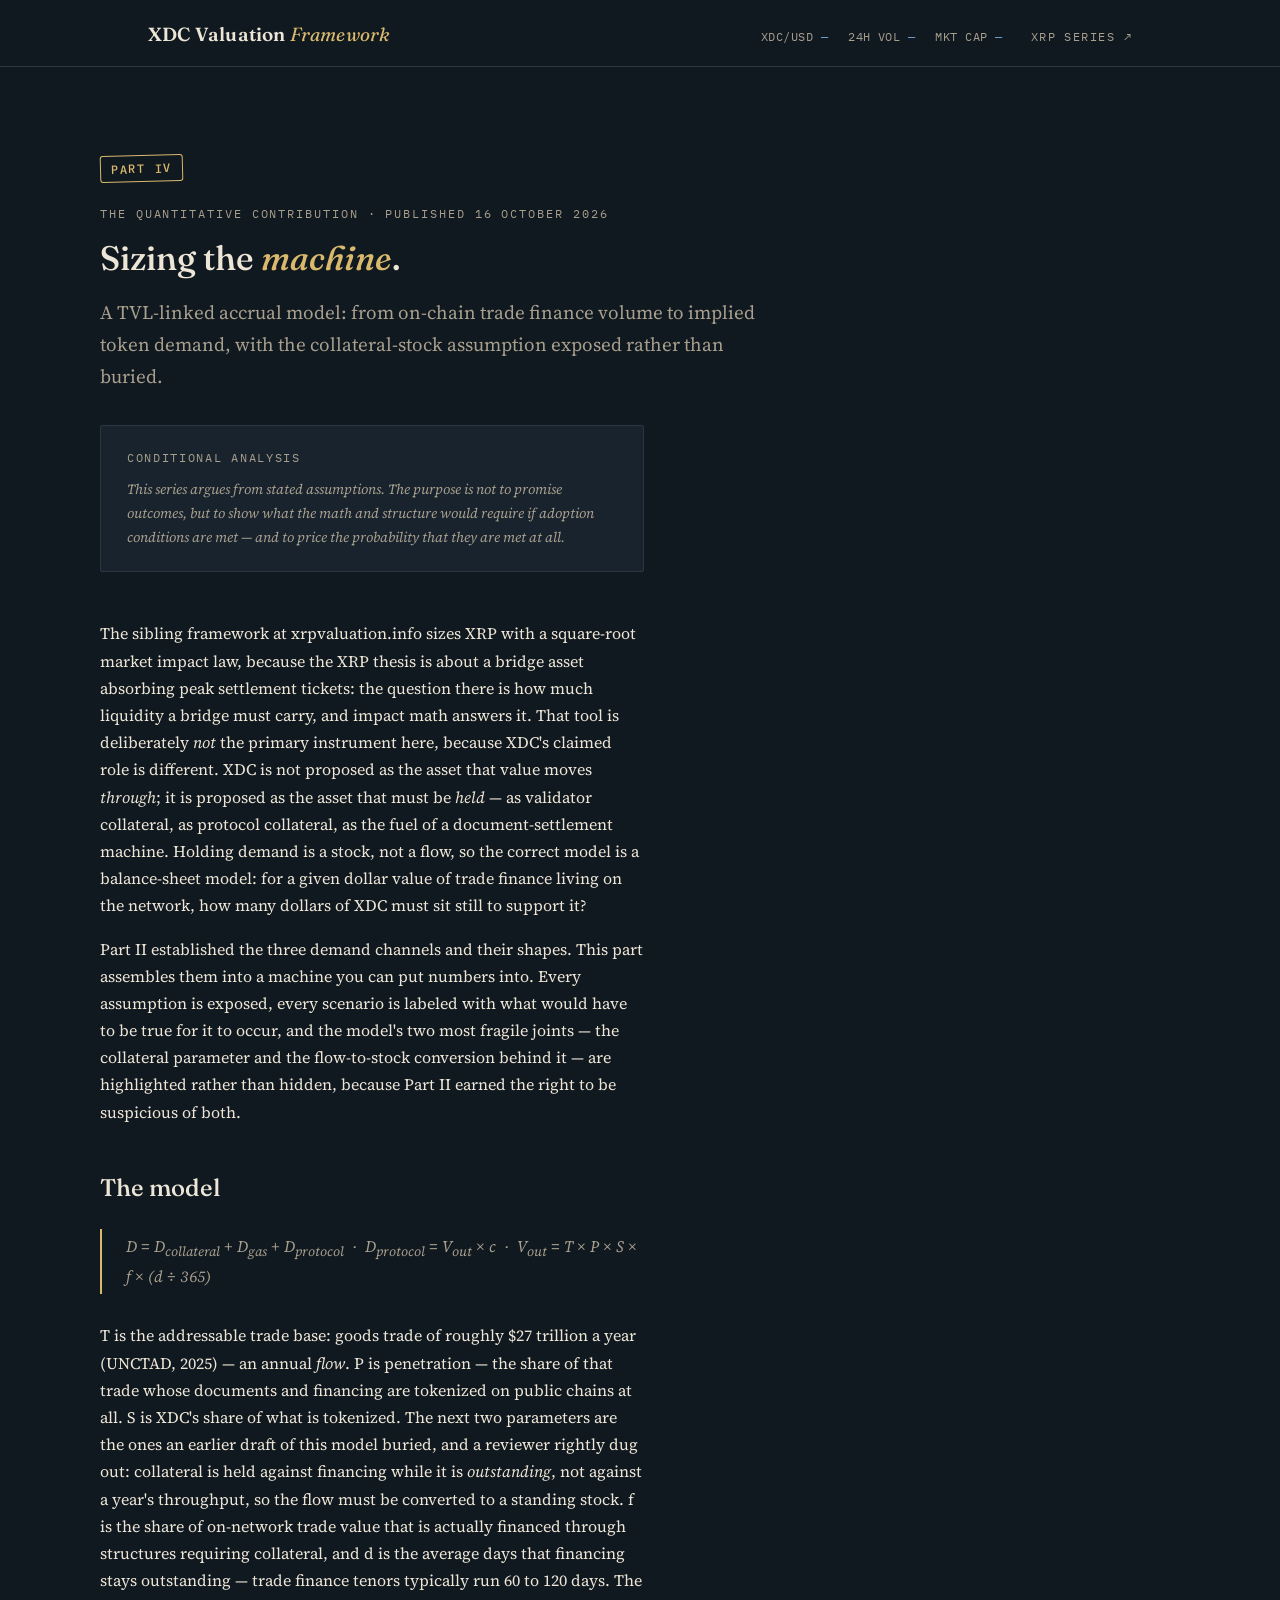
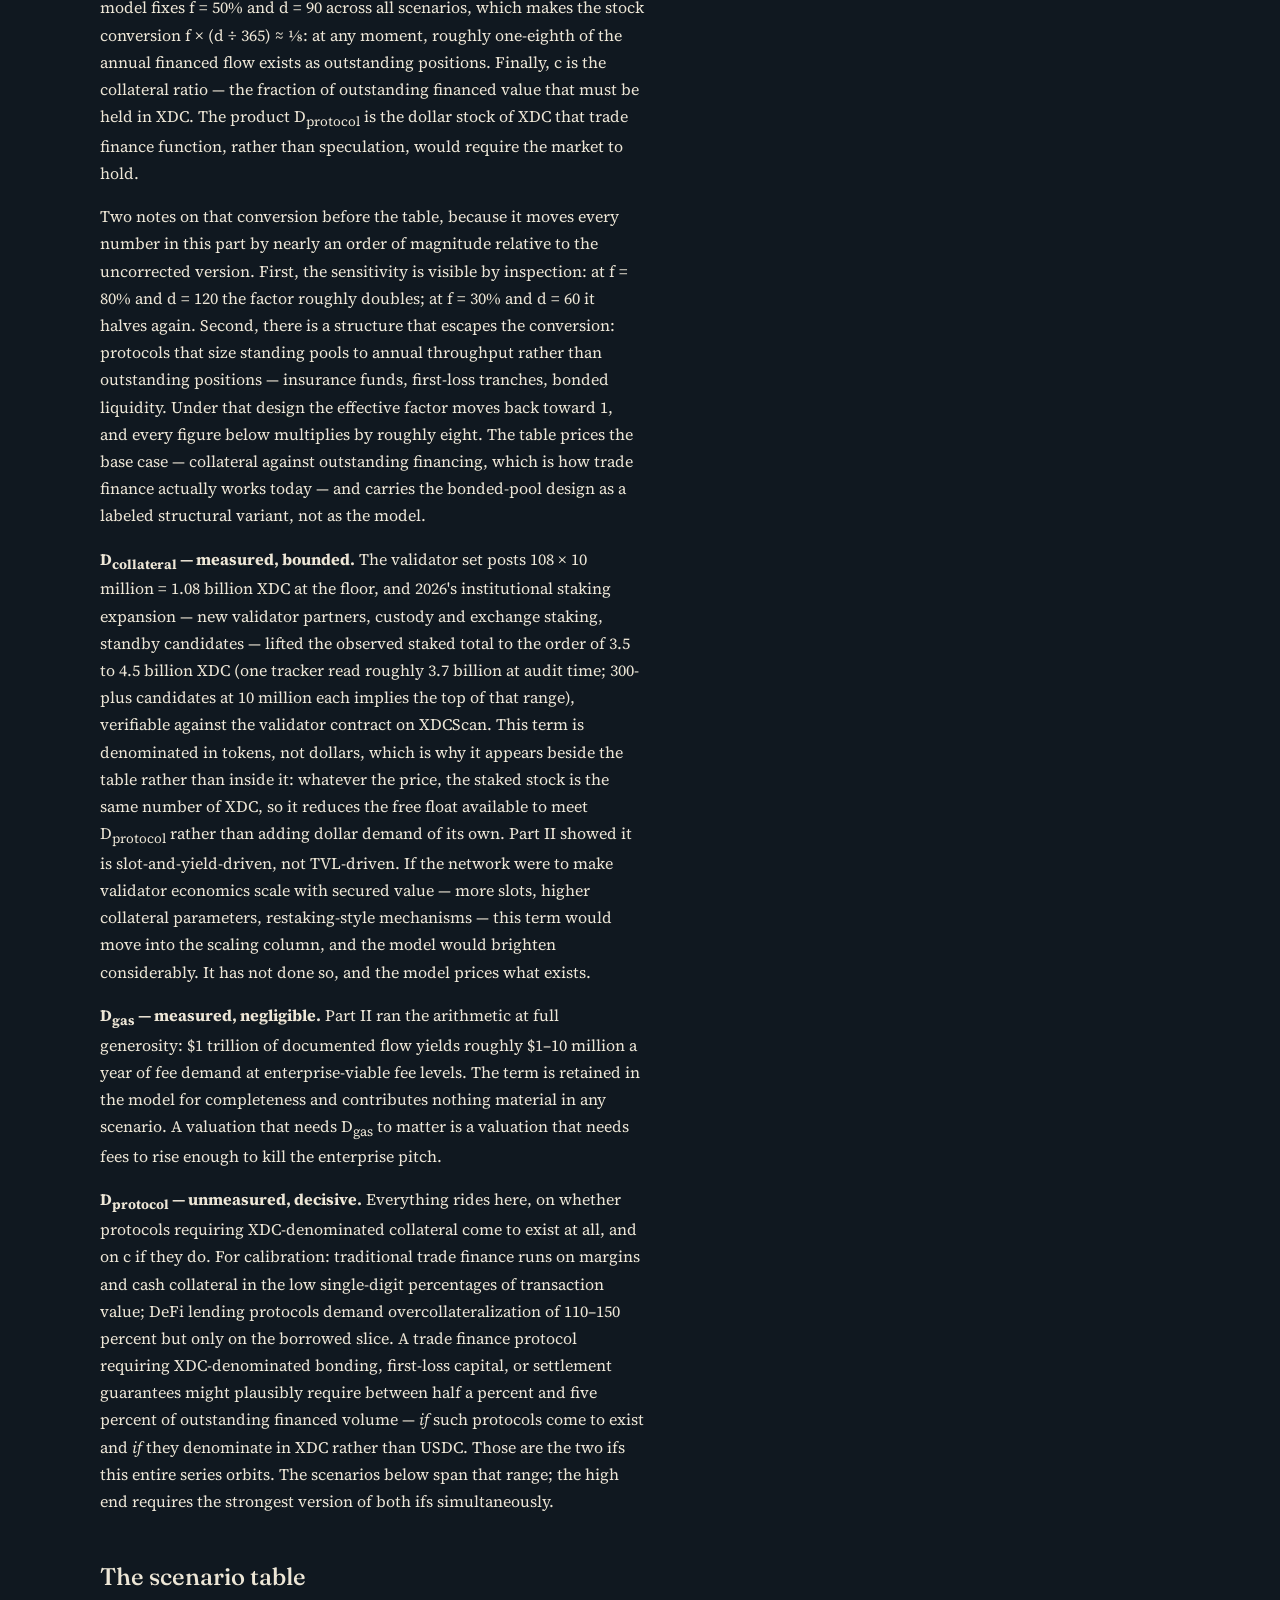
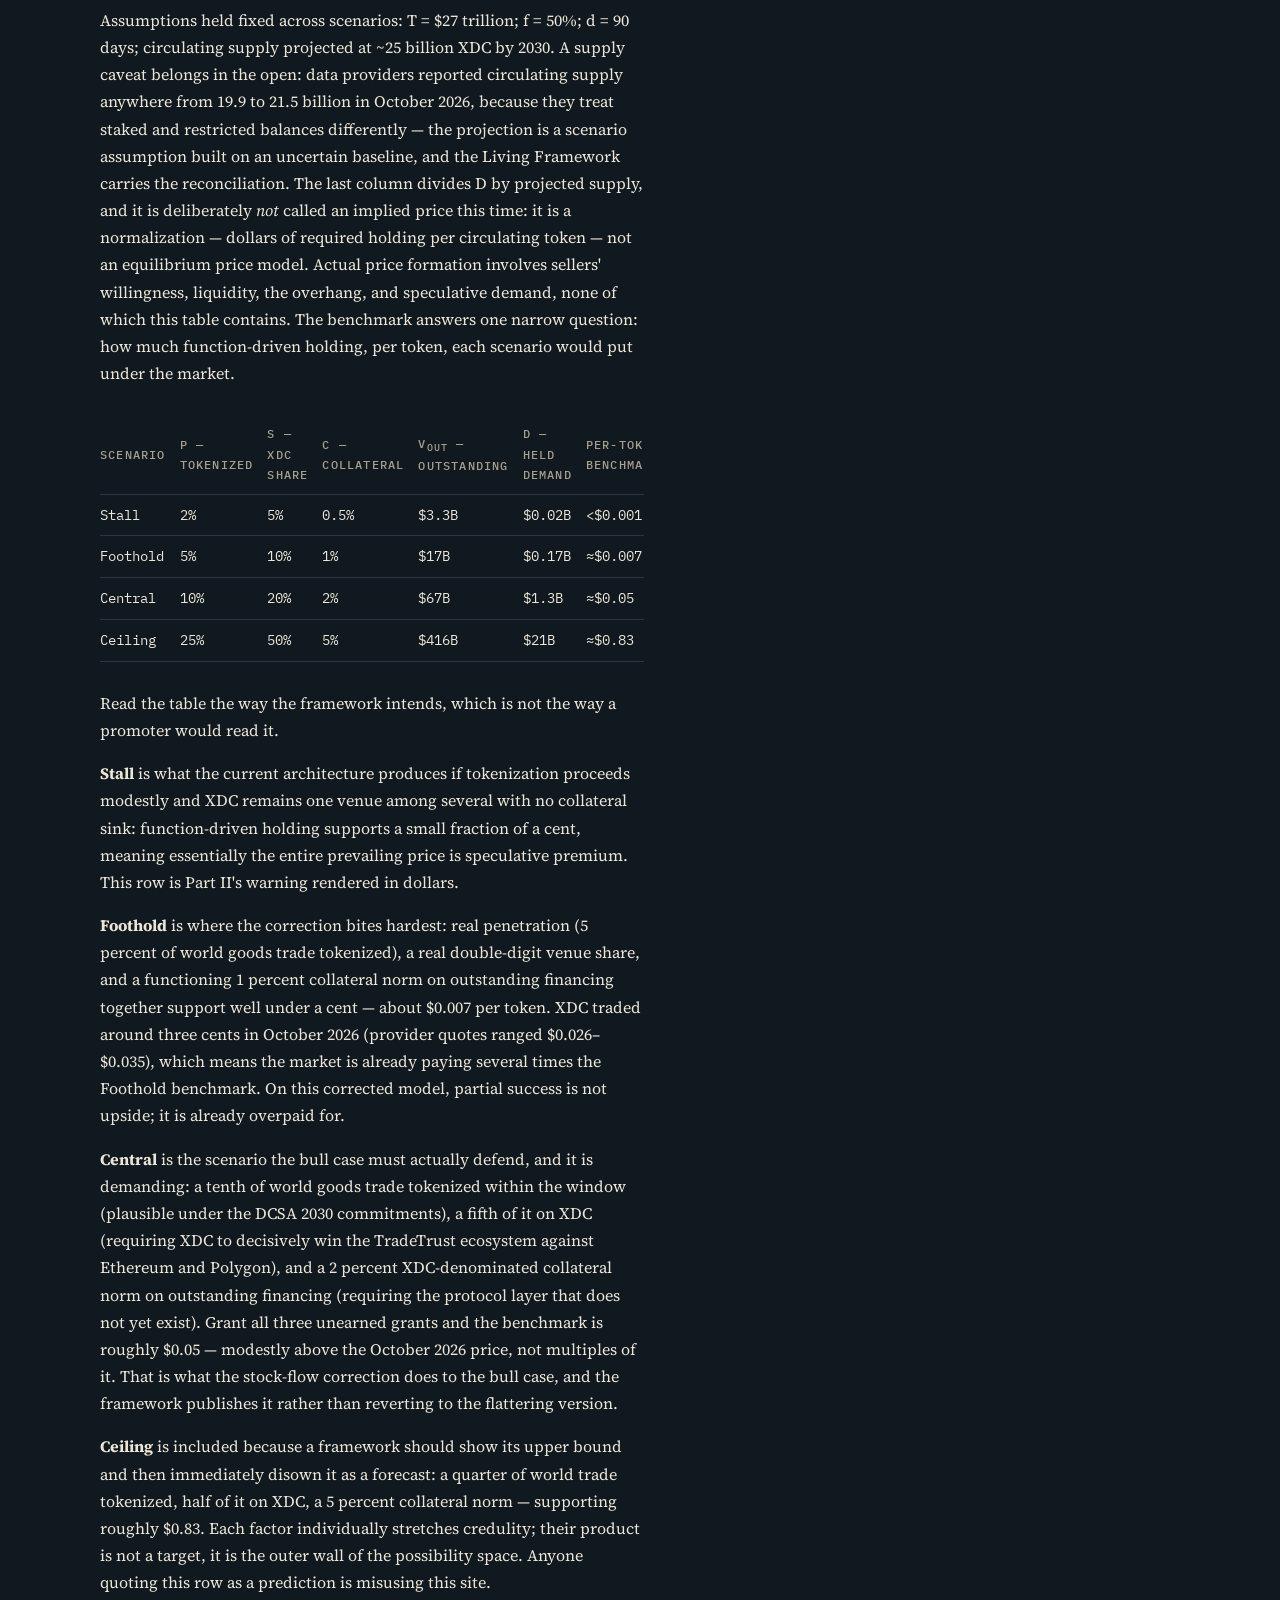
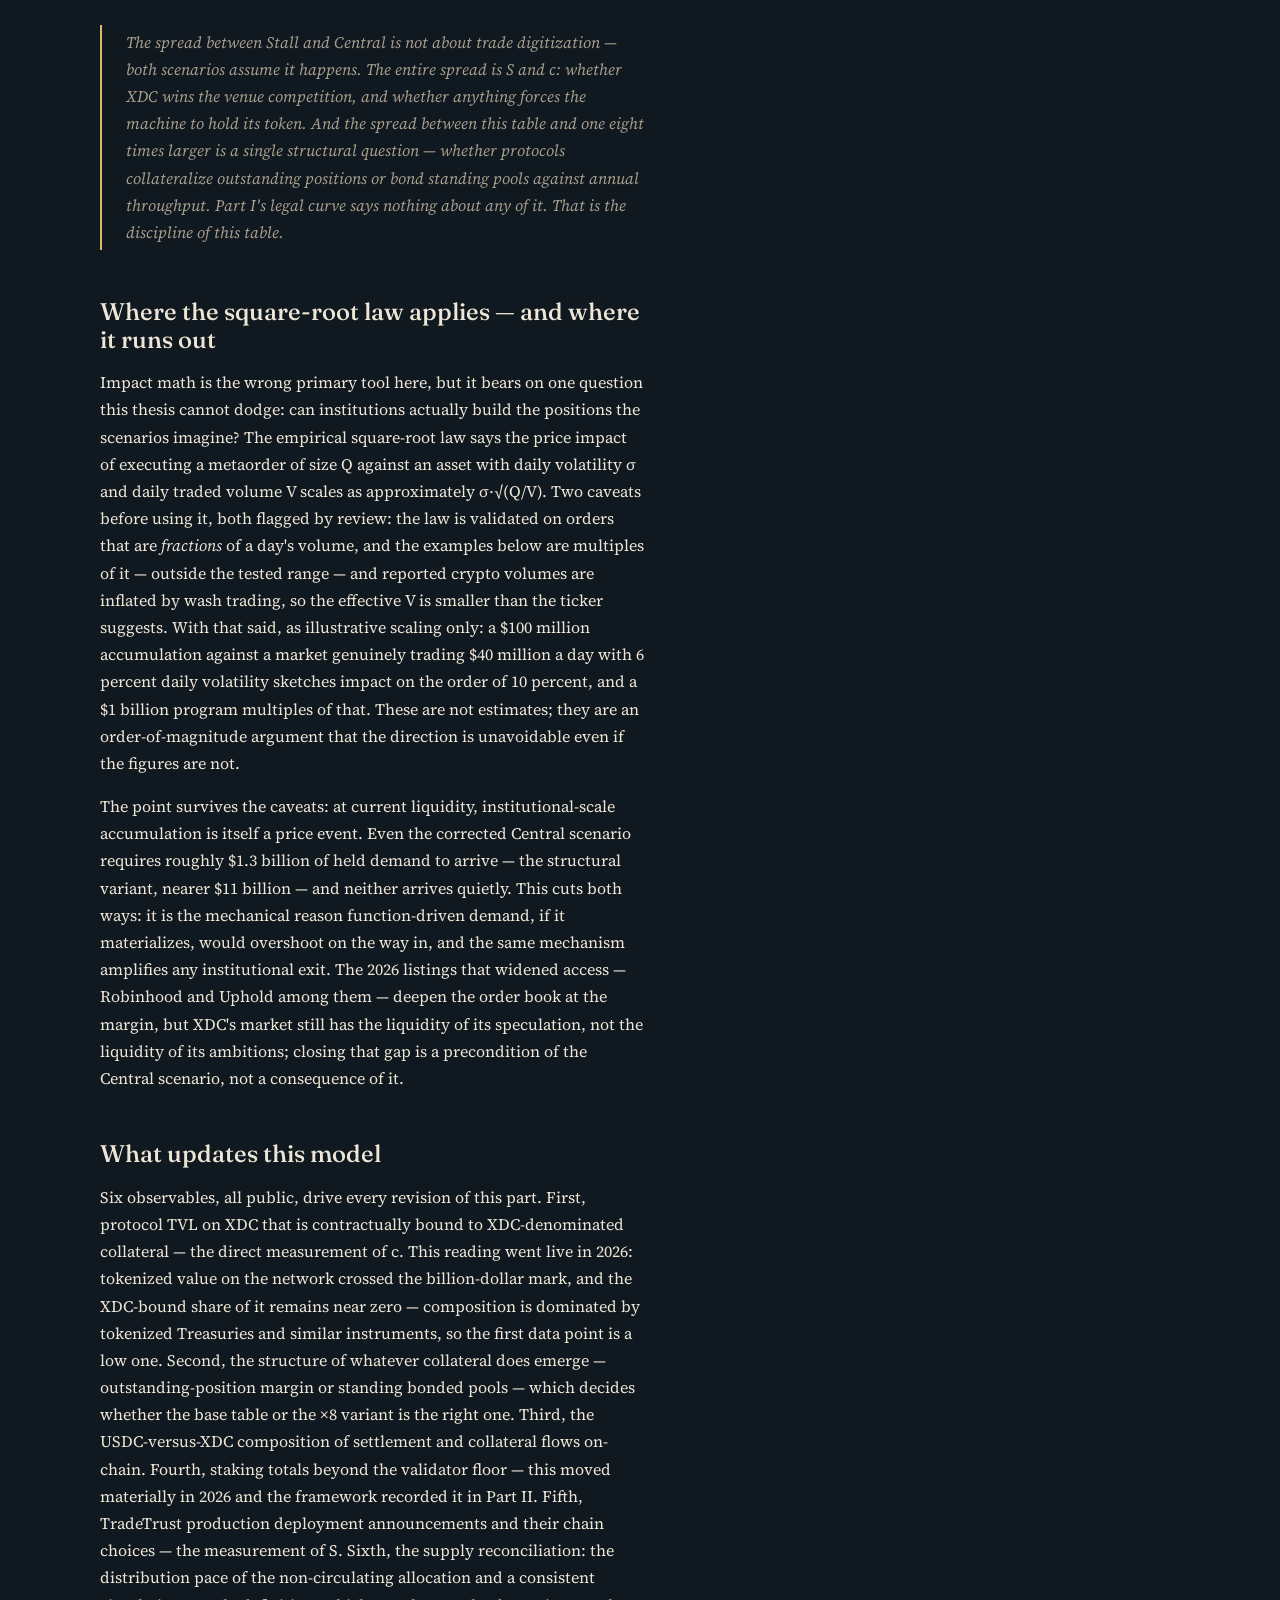
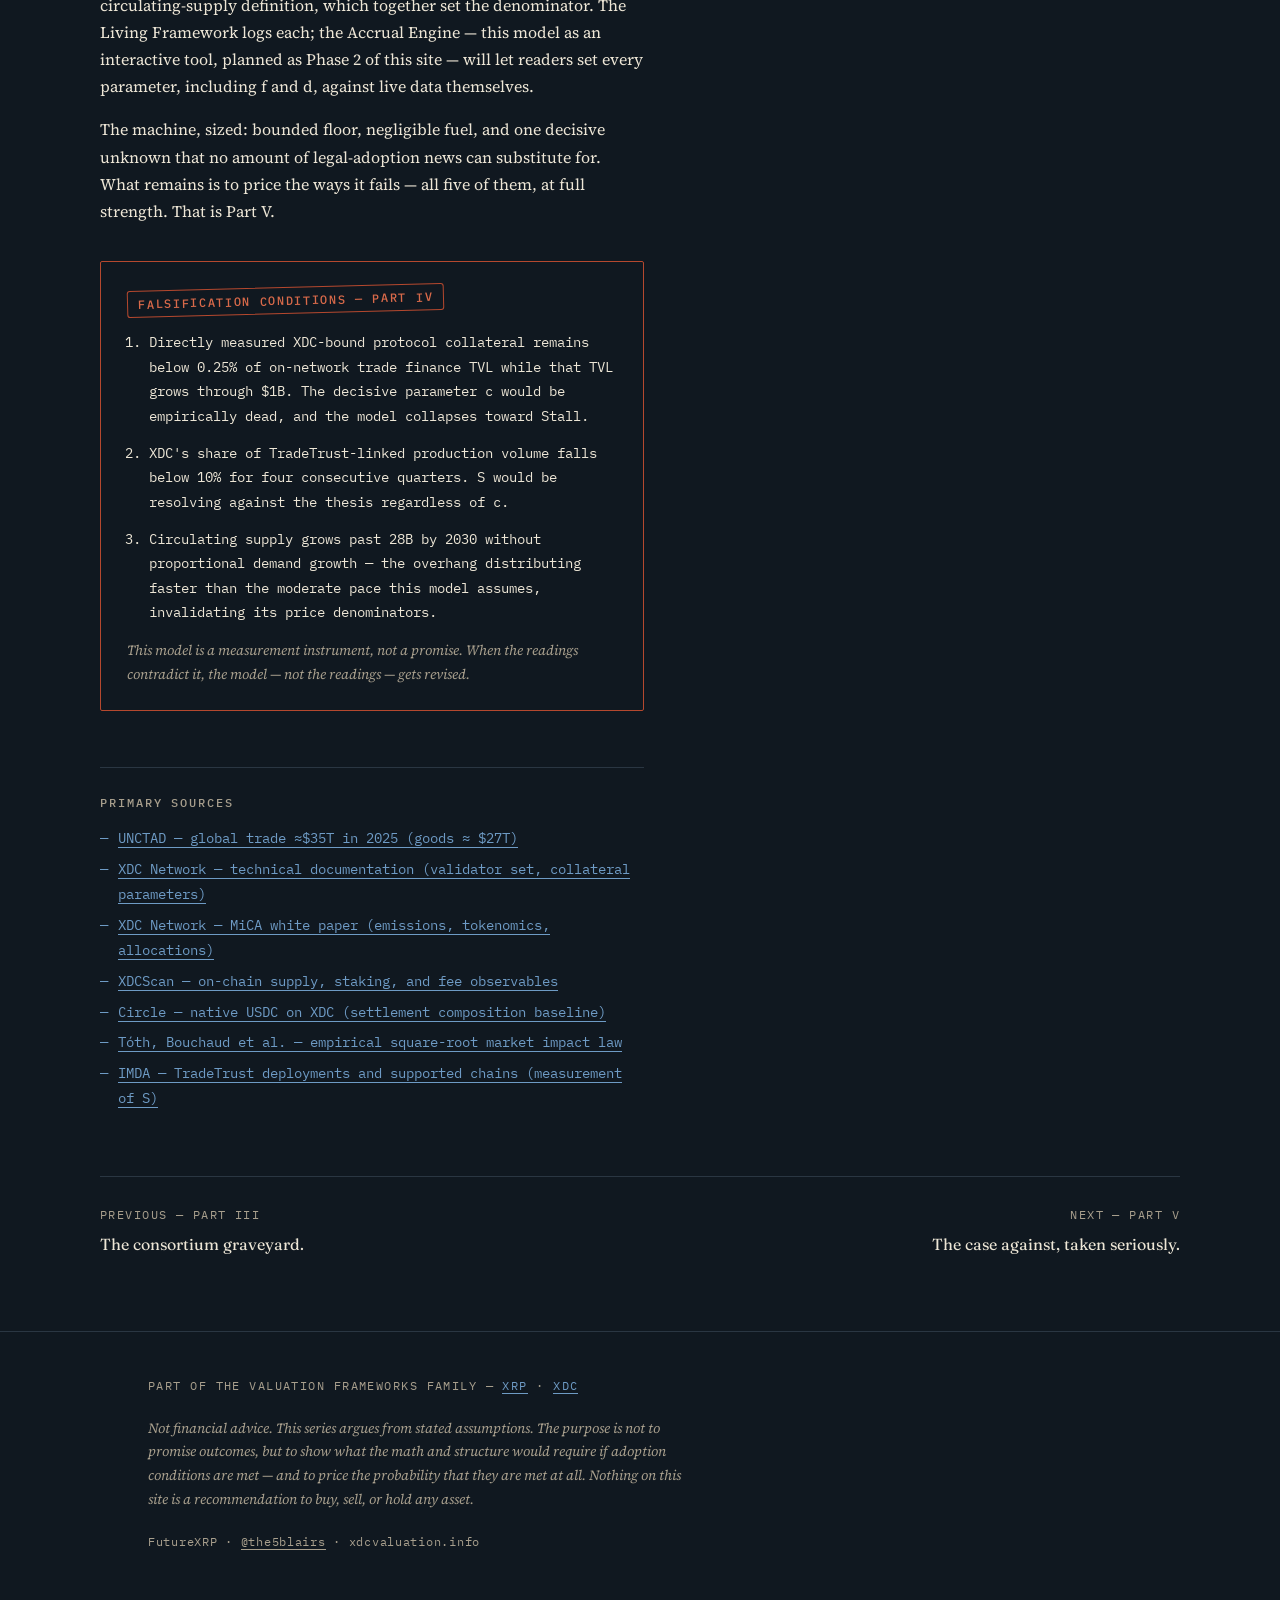
<file: part4/index.html>
<!DOCTYPE html>
<html lang="en">
<head>
  <meta charset="utf-8">
  <meta name="viewport" content="width=device-width, initial-scale=1">
  <title>Part IV — Sizing the machine. · XDC Valuation Framework</title>
  <meta name="description" content="The TVL-linked accrual model: staking collateral, fee demand, and protocol collateral, composed into scenario tables from market penetration to per-token benchmarks.">
  <link rel="canonical" href="https://xdcvaluation.info/part4/">
  <meta name="theme-color" content="#101820">

  <meta property="og:type" content="article">
  <meta property="og:site_name" content="XDC Valuation Framework">
  <meta property="og:title" content="Part IV — Sizing the machine.">
  <meta property="og:description" content="The TVL-linked accrual model: staking collateral, fee demand, and protocol collateral, composed into scenario tables from market penetration to per-token benchmarks.">
  <meta property="og:url" content="https://xdcvaluation.info/part4/">
  <meta property="og:image" content="https://xdcvaluation.info/assets/og-image.png">
  <meta property="article:published_time" content="2026-10-16">
  <meta name="twitter:card" content="summary_large_image">
  <meta name="twitter:title" content="Part IV — Sizing the machine.">
  <meta name="twitter:description" content="The TVL-linked accrual model, from market penetration to per-token benchmarks — with the collateral-stock assumption exposed.">
  <meta name="twitter:image" content="https://xdcvaluation.info/assets/og-image.png">

  <link rel="icon" href="/assets/favicon.svg" type="image/svg+xml">
  <link rel="icon" href="/assets/favicon.png" type="image/png" sizes="600x600">

  <link rel="preconnect" href="https://fonts.googleapis.com">
  <link rel="preconnect" href="https://fonts.gstatic.com" crossorigin>
  <link rel="stylesheet" href="https://fonts.googleapis.com/css2?family=Fraunces:ital,opsz,wght@0,9..144,400..600;1,9..144,400..600&family=Source+Serif+4:ital,opsz,wght@0,8..60,400;0,8..60,600;1,8..60,400&family=IBM+Plex+Mono:wght@400;500&display=swap">
  <link rel="stylesheet" href="/styles.css">
</head>
<body>
  <a class="skip-link" href="#main">Skip to content</a>

  <header class="site-header">
    <div class="wrap">
      <div class="wordmark"><a href="/">XDC Valuation <span class="wordmark-sub">Framework</span></a></div>
      <div class="ticker" id="ticker" aria-label="XDC market data">
        <span>XDC/USD <span class="ticker-value" data-ticker="price">—</span></span>
        <span>24H VOL <span class="ticker-value" data-ticker="volume">—</span></span>
        <span>MKT CAP <span class="ticker-value" data-ticker="mcap">—</span></span>
      </div>
      <a class="sibling-link" href="https://xrpvaluation.info" rel="noopener">XRP Series ↗</a>
    </div>
  </header>

  <main id="main">
    <article class="article wrap">
      <header class="article-header">
        <div class="stamp-row">
          <span class="stamp stamp-manila">Part IV</span>
        </div>
        <p class="kicker">The Quantitative Contribution · Published 16 October 2026</p>
        <h1>Sizing the <em>machine</em>.</h1>
        <p class="dek">A TVL-linked accrual model: from on-chain trade finance volume to implied token demand, with the collateral-stock assumption exposed rather than buried.</p>
        <div class="panel panel-conditional">
          <span class="panel-label">Conditional analysis</span>
          <p>This series argues from stated assumptions. The purpose is not to promise outcomes, but to show what the math and structure would require if adoption conditions are met — and to price the probability that they are met at all.</p>
        </div>
      </header>

      <div class="article-body">
        <p>The sibling framework at xrpvaluation.info sizes XRP with a square-root market impact law, because the XRP thesis is about a bridge asset absorbing peak settlement tickets: the question there is how much liquidity a bridge must carry, and impact math answers it. That tool is deliberately <em>not</em> the primary instrument here, because XDC's claimed role is different. XDC is not proposed as the asset that value moves <em>through</em>; it is proposed as the asset that must be <em>held</em> — as validator collateral, as protocol collateral, as the fuel of a document-settlement machine. Holding demand is a stock, not a flow, so the correct model is a balance-sheet model: for a given dollar value of trade finance living on the network, how many dollars of XDC must sit still to support it?</p>

        <p>Part II established the three demand channels and their shapes. This part assembles them into a machine you can put numbers into. Every assumption is exposed, every scenario is labeled with what would have to be true for it to occur, and the model's two most fragile joints — the collateral parameter and the flow-to-stock conversion behind it — are highlighted rather than hidden, because Part II earned the right to be suspicious of both.</p>

        <h2>The model</h2>

        <blockquote>D = D<sub>collateral</sub> + D<sub>gas</sub> + D<sub>protocol</sub> &nbsp;·&nbsp; D<sub>protocol</sub> = V<sub>out</sub> × c &nbsp;·&nbsp; V<sub>out</sub> = T × P × S × f × (d ÷ 365)</blockquote>

        <p>T is the addressable trade base: goods trade of roughly $27 trillion a year (UNCTAD, 2025) — an annual <em>flow</em>. P is penetration — the share of that trade whose documents and financing are tokenized on public chains at all. S is XDC's share of what is tokenized. The next two parameters are the ones an earlier draft of this model buried, and a reviewer rightly dug out: collateral is held against financing while it is <em>outstanding</em>, not against a year's throughput, so the flow must be converted to a standing stock. f is the share of on-network trade value that is actually financed through structures requiring collateral, and d is the average days that financing stays outstanding — trade finance tenors typically run 60 to 120 days. The model fixes f = 50% and d = 90 across all scenarios, which makes the stock conversion f × (d ÷ 365) ≈ ⅛: at any moment, roughly one-eighth of the annual financed flow exists as outstanding positions. Finally, c is the collateral ratio — the fraction of outstanding financed value that must be held in XDC. The product D<sub>protocol</sub> is the dollar stock of XDC that trade finance function, rather than speculation, would require the market to hold.</p>

        <p>Two notes on that conversion before the table, because it moves every number in this part by nearly an order of magnitude relative to the uncorrected version. First, the sensitivity is visible by inspection: at f = 80% and d = 120 the factor roughly doubles; at f = 30% and d = 60 it halves again. Second, there is a structure that escapes the conversion: protocols that size standing pools to annual throughput rather than outstanding positions — insurance funds, first-loss tranches, bonded liquidity. Under that design the effective factor moves back toward 1, and every figure below multiplies by roughly eight. The table prices the base case — collateral against outstanding financing, which is how trade finance actually works today — and carries the bonded-pool design as a labeled structural variant, not as the model.</p>

        <p><strong>D<sub>collateral</sub> — measured, bounded.</strong> The validator set posts 108 × 10 million = 1.08 billion XDC at the floor, and 2026's institutional staking expansion — new validator partners, custody and exchange staking, standby candidates — lifted the observed staked total to the order of 3.5 to 4.5 billion XDC (one tracker read roughly 3.7 billion at audit time; 300-plus candidates at 10 million each implies the top of that range), verifiable against the validator contract on XDCScan. This term is denominated in tokens, not dollars, which is why it appears beside the table rather than inside it: whatever the price, the staked stock is the same number of XDC, so it reduces the free float available to meet D<sub>protocol</sub> rather than adding dollar demand of its own. Part II showed it is slot-and-yield-driven, not TVL-driven. If the network were to make validator economics scale with secured value — more slots, higher collateral parameters, restaking-style mechanisms — this term would move into the scaling column, and the model would brighten considerably. It has not done so, and the model prices what exists.</p>

        <p><strong>D<sub>gas</sub> — measured, negligible.</strong> Part II ran the arithmetic at full generosity: $1 trillion of documented flow yields roughly $1–10 million a year of fee demand at enterprise-viable fee levels. The term is retained in the model for completeness and contributes nothing material in any scenario. A valuation that needs D<sub>gas</sub> to matter is a valuation that needs fees to rise enough to kill the enterprise pitch.</p>

        <p><strong>D<sub>protocol</sub> — unmeasured, decisive.</strong> Everything rides here, on whether protocols requiring XDC-denominated collateral come to exist at all, and on c if they do. For calibration: traditional trade finance runs on margins and cash collateral in the low single-digit percentages of transaction value; DeFi lending protocols demand overcollateralization of 110–150 percent but only on the borrowed slice. A trade finance protocol requiring XDC-denominated bonding, first-loss capital, or settlement guarantees might plausibly require between half a percent and five percent of outstanding financed volume — <em>if</em> such protocols come to exist and <em>if</em> they denominate in XDC rather than USDC. Those are the two ifs this entire series orbits. The scenarios below span that range; the high end requires the strongest version of both ifs simultaneously.</p>

        <h2>The scenario table</h2>

        <p>Assumptions held fixed across scenarios: T = $27 trillion; f = 50%; d = 90 days; circulating supply projected at ~25 billion XDC by 2030. A supply caveat belongs in the open: data providers reported circulating supply anywhere from 19.9 to 21.5 billion in October 2026, because they treat staked and restricted balances differently — the projection is a scenario assumption built on an uncertain baseline, and the Living Framework carries the reconciliation. The last column divides D by projected supply, and it is deliberately <em>not</em> called an implied price this time: it is a normalization — dollars of required holding per circulating token — not an equilibrium price model. Actual price formation involves sellers' willingness, liquidity, the overhang, and speculative demand, none of which this table contains. The benchmark answers one narrow question: how much function-driven holding, per token, each scenario would put under the market.</p>

        <div class="table-scroll">
        <table>
          <thead>
            <tr>
              <th scope="col">Scenario</th>
              <th scope="col">P — tokenized</th>
              <th scope="col">S — XDC share</th>
              <th scope="col">c — collateral</th>
              <th scope="col">V<sub>out</sub> — outstanding</th>
              <th scope="col">D — held demand</th>
              <th scope="col">Per-token benchmark</th>
            </tr>
          </thead>
          <tbody>
            <tr><td>Stall</td><td>2%</td><td>5%</td><td>0.5%</td><td>$3.3B</td><td>$0.02B</td><td>&lt;$0.001</td></tr>
            <tr><td>Foothold</td><td>5%</td><td>10%</td><td>1%</td><td>$17B</td><td>$0.17B</td><td>≈$0.007</td></tr>
            <tr><td>Central</td><td>10%</td><td>20%</td><td>2%</td><td>$67B</td><td>$1.3B</td><td>≈$0.05</td></tr>
            <tr><td>Ceiling</td><td>25%</td><td>50%</td><td>5%</td><td>$416B</td><td>$21B</td><td>≈$0.83</td></tr>
          </tbody>
        </table>
        </div>

        <p>Read the table the way the framework intends, which is not the way a promoter would read it.</p>

        <p><strong>Stall</strong> is what the current architecture produces if tokenization proceeds modestly and XDC remains one venue among several with no collateral sink: function-driven holding supports a small fraction of a cent, meaning essentially the entire prevailing price is speculative premium. This row is Part II's warning rendered in dollars.</p>

        <p><strong>Foothold</strong> is where the correction bites hardest: real penetration (5 percent of world goods trade tokenized), a real double-digit venue share, and a functioning 1 percent collateral norm on outstanding financing together support well under a cent — about $0.007 per token. XDC traded around three cents in October 2026 (provider quotes ranged $0.026–$0.035), which means the market is already paying several times the Foothold benchmark. On this corrected model, partial success is not upside; it is already overpaid for.</p>

        <p><strong>Central</strong> is the scenario the bull case must actually defend, and it is demanding: a tenth of world goods trade tokenized within the window (plausible under the DCSA 2030 commitments), a fifth of it on XDC (requiring XDC to decisively win the TradeTrust ecosystem against Ethereum and Polygon), and a 2 percent XDC-denominated collateral norm on outstanding financing (requiring the protocol layer that does not yet exist). Grant all three unearned grants and the benchmark is roughly $0.05 — modestly above the October 2026 price, not multiples of it. That is what the stock-flow correction does to the bull case, and the framework publishes it rather than reverting to the flattering version.</p>

        <p><strong>Ceiling</strong> is included because a framework should show its upper bound and then immediately disown it as a forecast: a quarter of world trade tokenized, half of it on XDC, a 5 percent collateral norm — supporting roughly $0.83. Each factor individually stretches credulity; their product is not a target, it is the outer wall of the possibility space. Anyone quoting this row as a prediction is misusing this site.</p>


        <blockquote>The spread between Stall and Central is not about trade digitization — both scenarios assume it happens. The entire spread is S and c: whether XDC wins the venue competition, and whether anything forces the machine to hold its token. And the spread between this table and one eight times larger is a single structural question — whether protocols collateralize outstanding positions or bond standing pools against annual throughput. Part I's legal curve says nothing about any of it. That is the discipline of this table.</blockquote>

        <h2>Where the square-root law applies — and where it runs out</h2>

        <p>Impact math is the wrong primary tool here, but it bears on one question this thesis cannot dodge: can institutions actually build the positions the scenarios imagine? The empirical square-root law says the price impact of executing a metaorder of size Q against an asset with daily volatility σ and daily traded volume V scales as approximately σ·√(Q/V). Two caveats before using it, both flagged by review: the law is validated on orders that are <em>fractions</em> of a day's volume, and the examples below are multiples of it — outside the tested range — and reported crypto volumes are inflated by wash trading, so the effective V is smaller than the ticker suggests. With that said, as illustrative scaling only: a $100 million accumulation against a market genuinely trading $40 million a day with 6 percent daily volatility sketches impact on the order of 10 percent, and a $1 billion program multiples of that. These are not estimates; they are an order-of-magnitude argument that the direction is unavoidable even if the figures are not.</p>

        <p>The point survives the caveats: at current liquidity, institutional-scale accumulation is itself a price event. Even the corrected Central scenario requires roughly $1.3 billion of held demand to arrive — the structural variant, nearer $11 billion — and neither arrives quietly. This cuts both ways: it is the mechanical reason function-driven demand, if it materializes, would overshoot on the way in, and the same mechanism amplifies any institutional exit. The 2026 listings that widened access — Robinhood and Uphold among them — deepen the order book at the margin, but XDC's market still has the liquidity of its speculation, not the liquidity of its ambitions; closing that gap is a precondition of the Central scenario, not a consequence of it.</p>

        <h2>What updates this model</h2>

        <p>Six observables, all public, drive every revision of this part. First, protocol TVL on XDC that is contractually bound to XDC-denominated collateral — the direct measurement of c. This reading went live in 2026: tokenized value on the network crossed the billion-dollar mark, and the XDC-bound share of it remains near zero — composition is dominated by tokenized Treasuries and similar instruments, so the first data point is a low one. Second, the structure of whatever collateral does emerge — outstanding-position margin or standing bonded pools — which decides whether the base table or the ×8 variant is the right one. Third, the USDC-versus-XDC composition of settlement and collateral flows on-chain. Fourth, staking totals beyond the validator floor — this moved materially in 2026 and the framework recorded it in Part II. Fifth, TradeTrust production deployment announcements and their chain choices — the measurement of S. Sixth, the supply reconciliation: the distribution pace of the non-circulating allocation and a consistent circulating-supply definition, which together set the denominator. The Living Framework logs each; the Accrual Engine — this model as an interactive tool, planned as Phase 2 of this site — will let readers set every parameter, including f and d, against live data themselves.</p>

        <p>The machine, sized: bounded floor, negligible fuel, and one decisive unknown that no amount of legal-adoption news can substitute for. What remains is to price the ways it fails — all five of them, at full strength. That is Part V.</p>

        <div class="falsification">
          <span class="stamp stamp-seal">Falsification conditions — Part IV</span>
          <ol>
            <li>Directly measured XDC-bound protocol collateral remains below 0.25% of on-network trade finance TVL while that TVL grows through $1B. The decisive parameter c would be empirically dead, and the model collapses toward Stall.</li>
            <li>XDC's share of TradeTrust-linked production volume falls below 10% for four consecutive quarters. S would be resolving against the thesis regardless of c.</li>
            <li>Circulating supply grows past 28B by 2030 without proportional demand growth — the overhang distributing faster than the moderate pace this model assumes, invalidating its price denominators.</li>
          </ol>
          <p class="falsification-note">This model is a measurement instrument, not a promise. When the readings contradict it, the model — not the readings — gets revised.</p>
        </div>

        <section class="sources" aria-label="Primary sources">
          <h2>Primary sources</h2>
          <ul>
            <li><a href="https://unctad.org/publication/global-trade-update-december-2025-global-trade-poised-record-breaking-2025-flows" rel="noopener">UNCTAD — global trade ≈$35T in 2025 (goods ≈ $27T)</a></li>
            <li><a href="https://docs.xdc.network/" rel="noopener">XDC Network — technical documentation (validator set, collateral parameters)</a></li>
            <li><a href="https://xinfin.org/docs/xdc-mica-whitepaper.pdf" rel="noopener">XDC Network — MiCA white paper (emissions, tokenomics, allocations)</a></li>
            <li><a href="https://xdcscan.com/" rel="noopener">XDCScan — on-chain supply, staking, and fee observables</a></li>
            <li><a href="https://www.circle.com/blog/usdc-cctp-v2-are-coming-soon-to-xdc-network-what-you-need-to-know" rel="noopener">Circle — native USDC on XDC (settlement composition baseline)</a></li>
            <li><a href="https://arxiv.org/abs/1105.1694" rel="noopener">Tóth, Bouchaud et al. — empirical square-root market impact law</a></li>
            <li><a href="https://www.tradetrust.io/" rel="noopener">IMDA — TradeTrust deployments and supported chains (measurement of S)</a></li>
          </ul>
        </section>
      </div>

      <nav class="prevnext" aria-label="Series navigation">
        <a href="/part3/" class="prevnext-prev">
          <span class="prevnext-label">Previous — Part III</span>
          <span class="prevnext-title">The consortium graveyard.</span>
        </a>
        <a href="/part5/" class="prevnext-next">
          <span class="prevnext-label">Next — Part V</span>
          <span class="prevnext-title">The case against, taken seriously.</span>
        </a>
      </nav>
    </article>
  </main>

  <footer class="site-footer">
    <div class="wrap">
      <p class="footer-family">Part of the Valuation Frameworks family — <a href="https://xrpvaluation.info" rel="noopener">XRP</a> · <a href="/">XDC</a></p>
      <p class="footer-disclaimer">Not financial advice. This series argues from stated assumptions. The purpose is not to promise outcomes, but to show what the math and structure would require if adoption conditions are met — and to price the probability that they are met at all. Nothing on this site is a recommendation to buy, sell, or hold any asset.</p>
      <p class="footer-credit">FutureXRP · <a href="https://x.com/the5blairs" rel="noopener">@the5blairs</a> · xdcvaluation.info</p>
    </div>
  </footer>

  <script src="/main.js" defer></script>
</body>
</html>
</file>
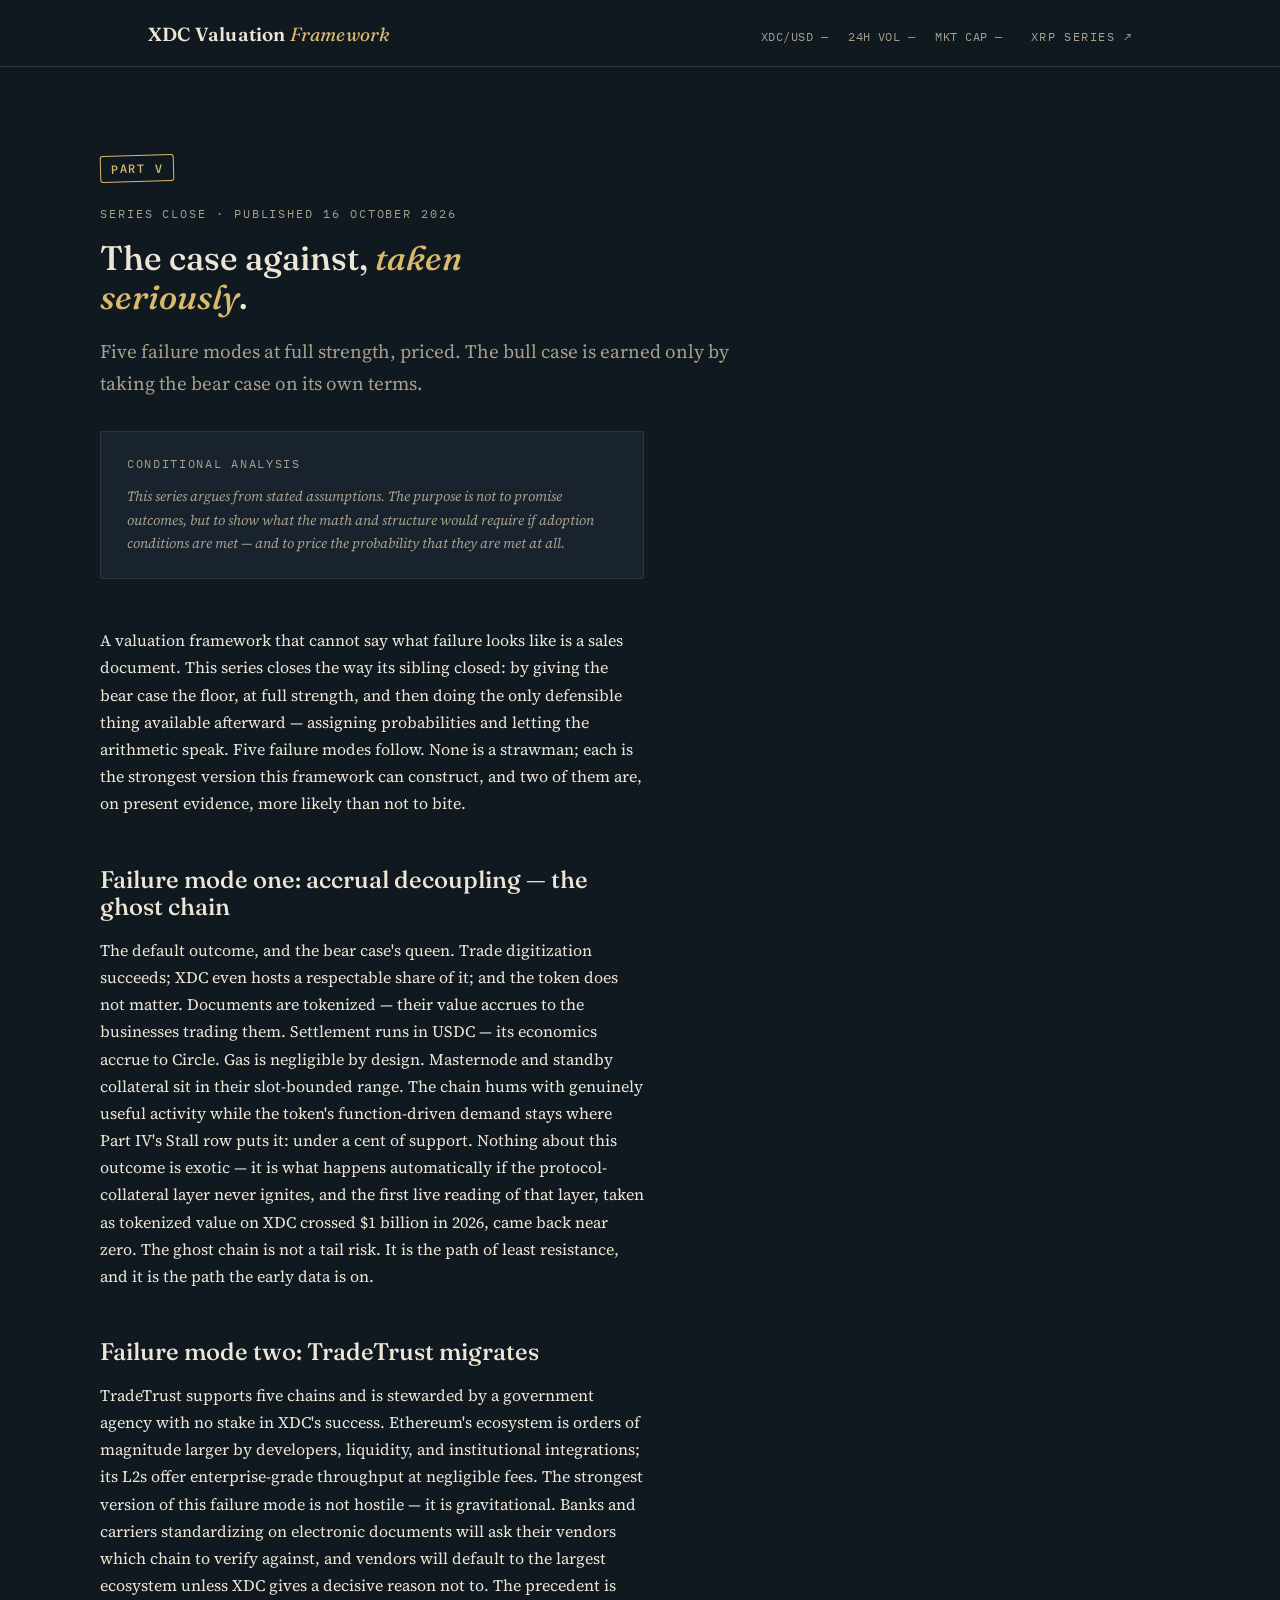
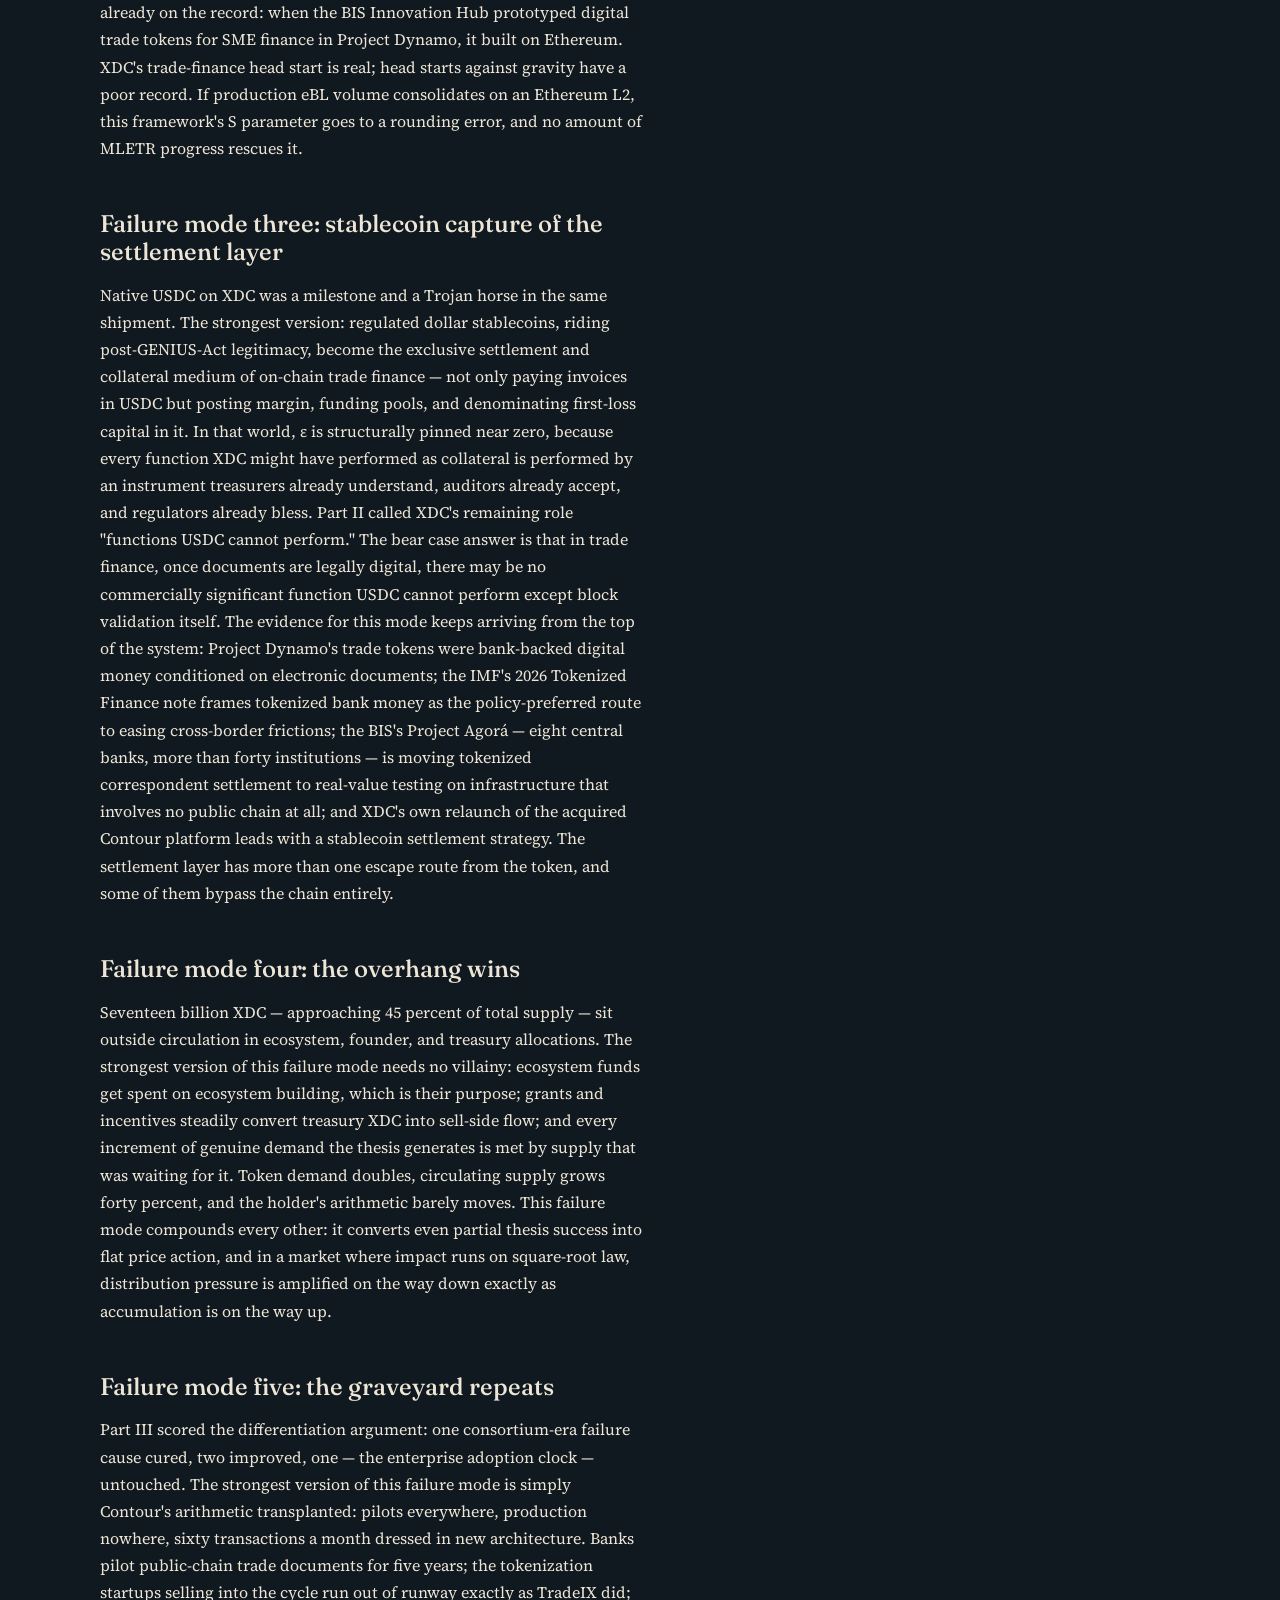
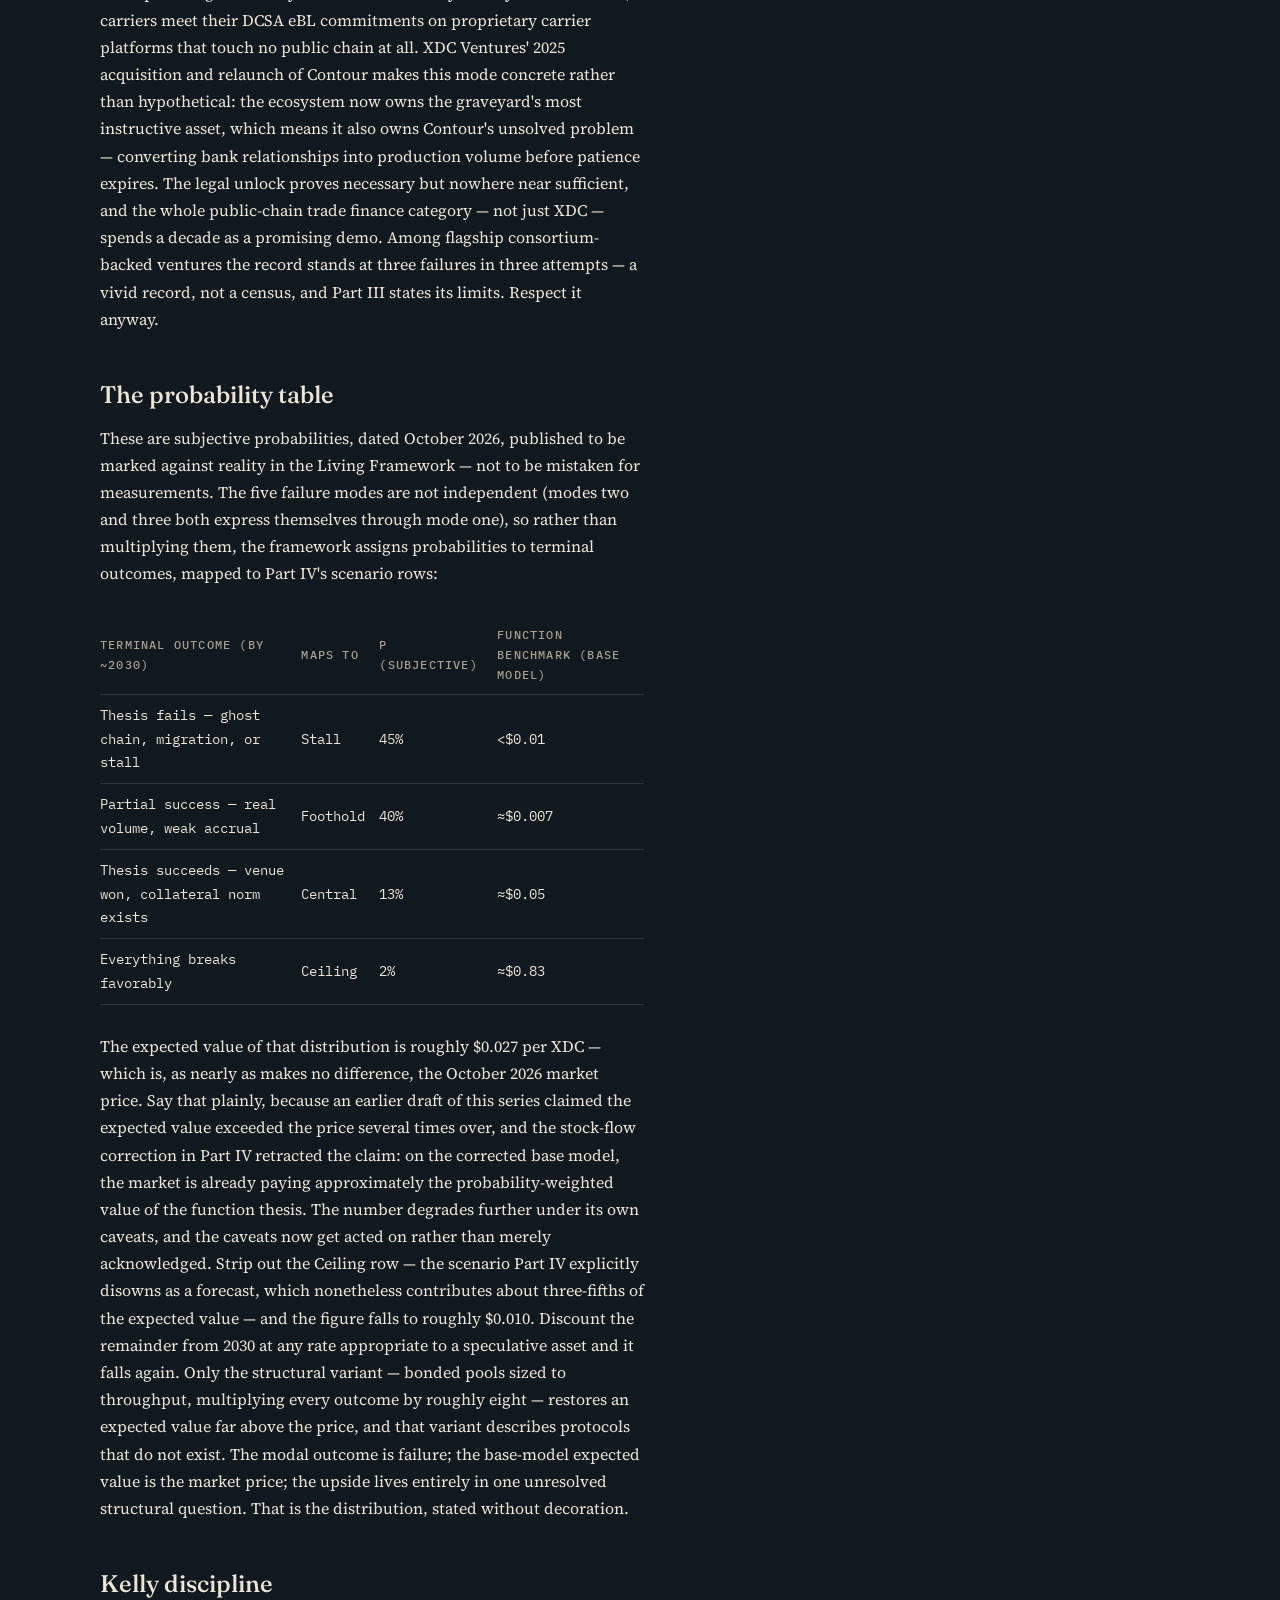
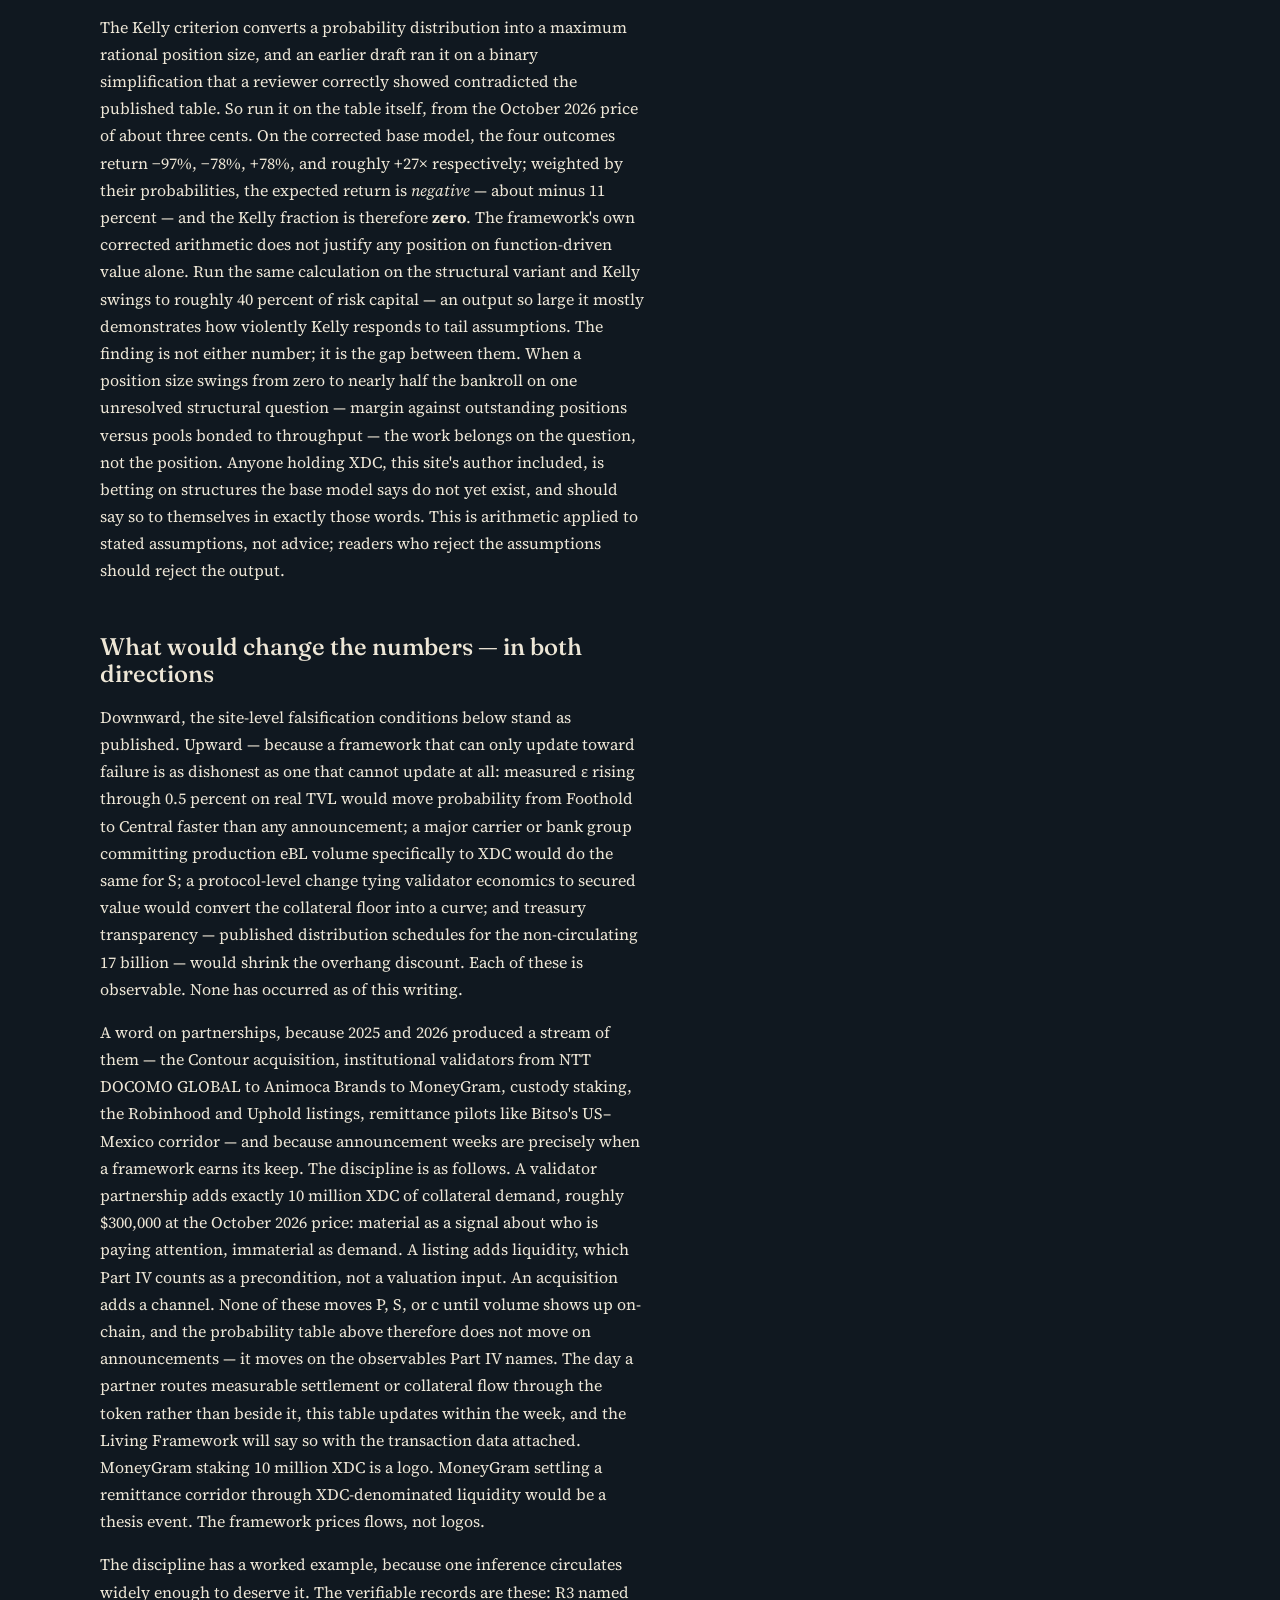
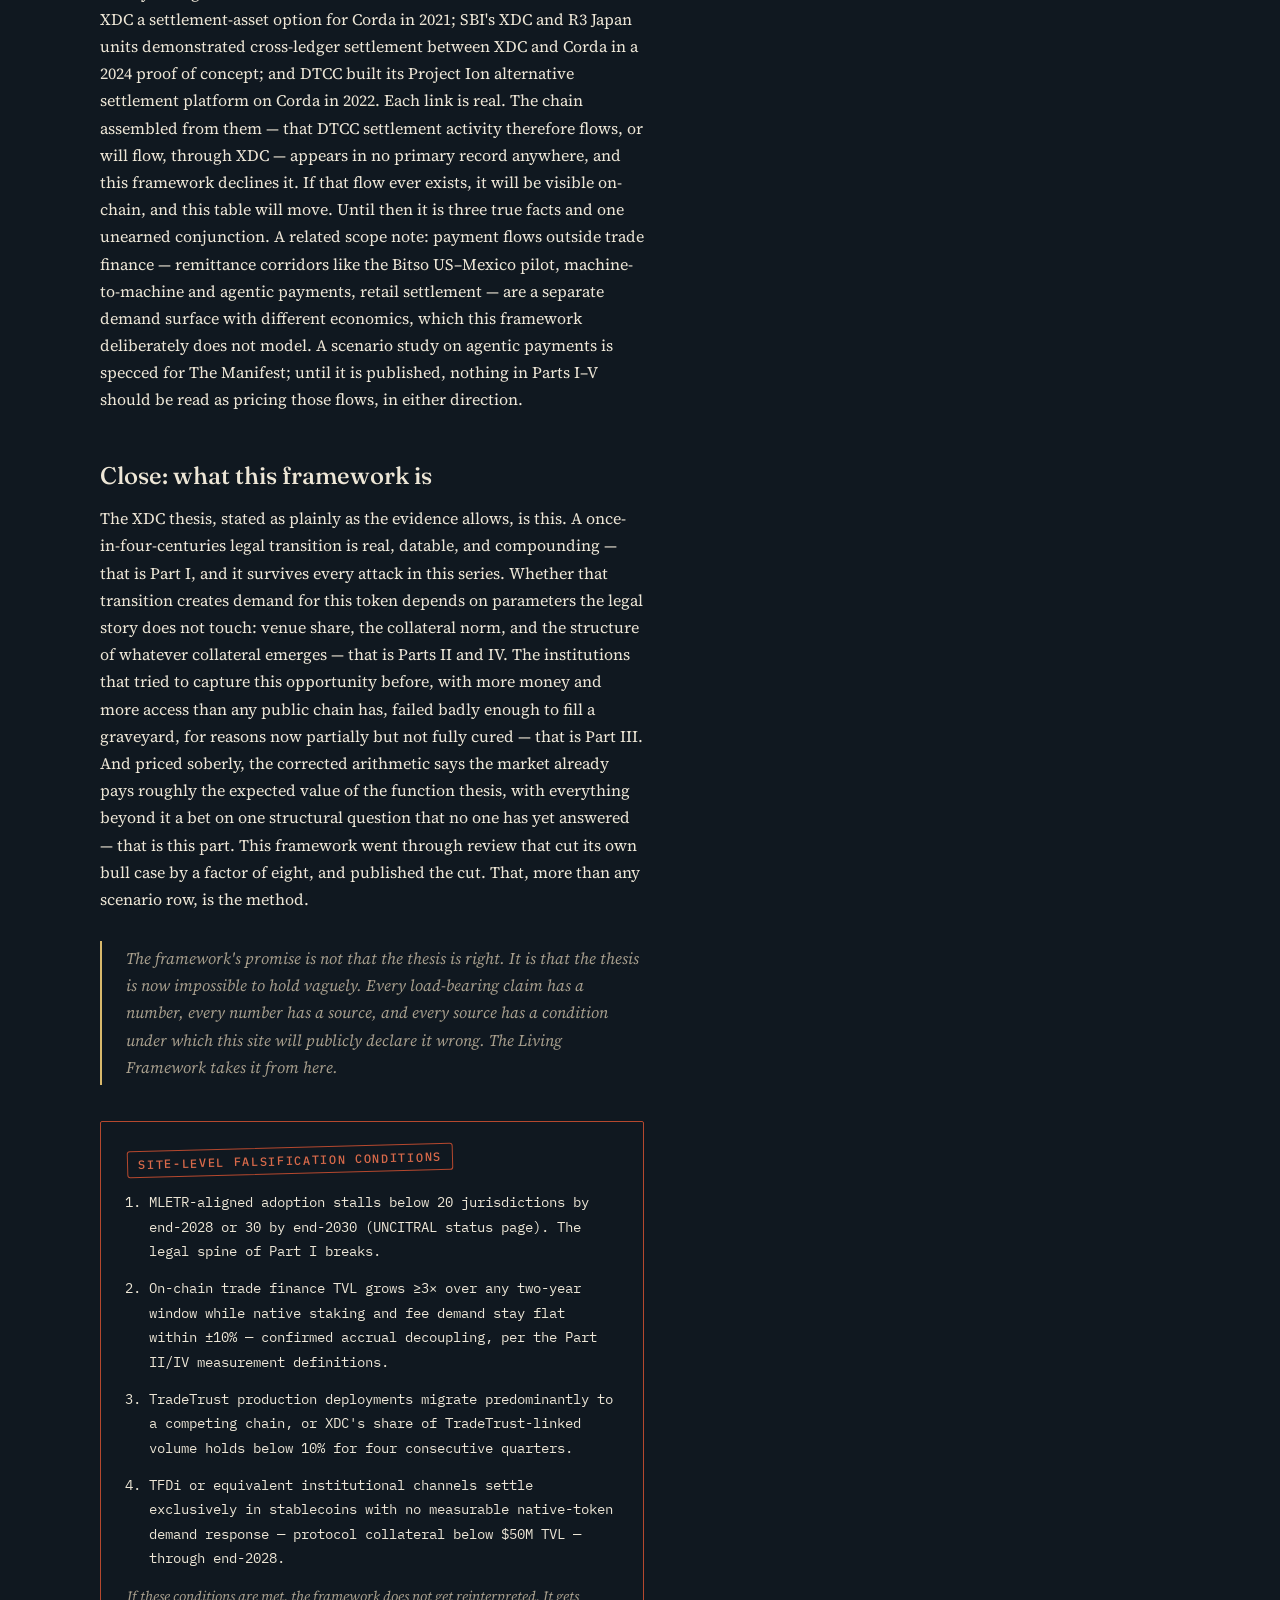
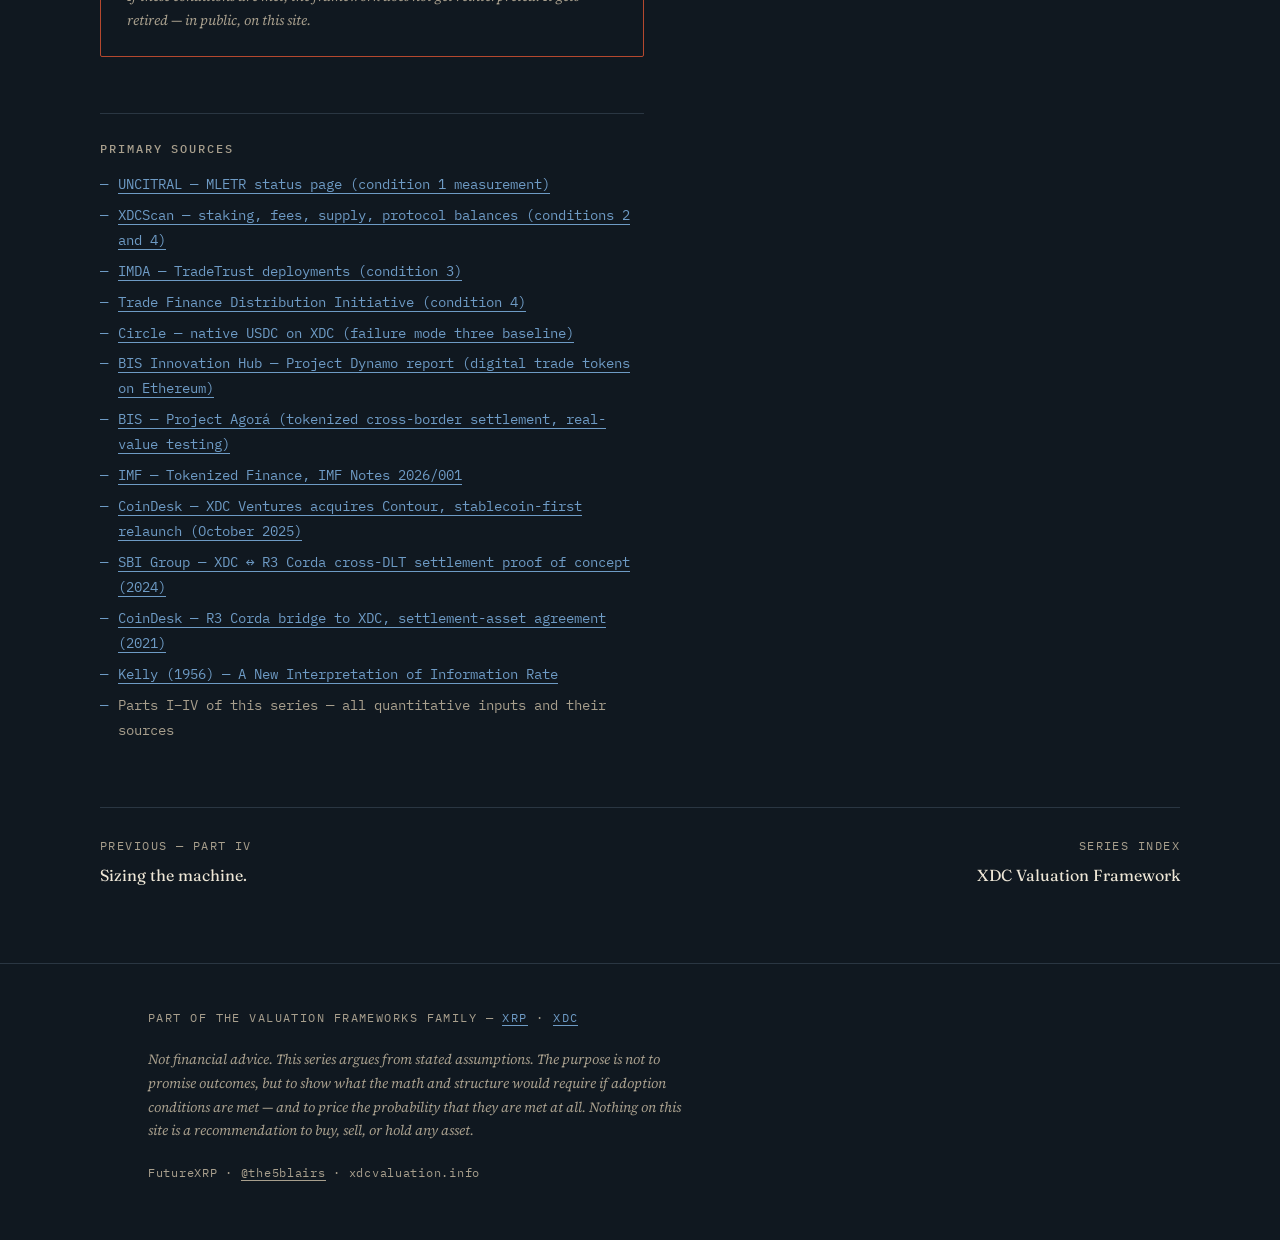
<file: part5/index.html>
<!DOCTYPE html>
<html lang="en">
<head>
  <meta charset="utf-8">
  <meta name="viewport" content="width=device-width, initial-scale=1">
  <title>Part V — The case against, taken seriously. · XDC Valuation Framework</title>
  <meta name="description" content="Accrual decoupling, TradeTrust migration, stablecoin capture, supply overhang, and enterprise-adoption stall — with probability table, expected value, Kelly sizing, and falsification criteria.">
  <link rel="canonical" href="https://xdcvaluation.info/part5/">
  <meta name="theme-color" content="#101820">

  <meta property="og:type" content="article">
  <meta property="og:site_name" content="XDC Valuation Framework">
  <meta property="og:title" content="Part V — The case against, taken seriously.">
  <meta property="og:description" content="Five failure modes at full strength, with probability table, expected value, Kelly sizing, and explicit falsification criteria.">
  <meta property="og:url" content="https://xdcvaluation.info/part5/">
  <meta property="og:image" content="https://xdcvaluation.info/assets/og-image.png">
  <meta property="article:published_time" content="2026-10-16">
  <meta name="twitter:card" content="summary_large_image">
  <meta name="twitter:title" content="Part V — The case against, taken seriously.">
  <meta name="twitter:description" content="Five failure modes at full strength, priced. The bull case is earned only by taking the bear case on its own terms.">
  <meta name="twitter:image" content="https://xdcvaluation.info/assets/og-image.png">

  <link rel="icon" href="/assets/favicon.svg" type="image/svg+xml">
  <link rel="icon" href="/assets/favicon.png" type="image/png" sizes="600x600">

  <link rel="preconnect" href="https://fonts.googleapis.com">
  <link rel="preconnect" href="https://fonts.gstatic.com" crossorigin>
  <link rel="stylesheet" href="https://fonts.googleapis.com/css2?family=Fraunces:ital,opsz,wght@0,9..144,400..600;1,9..144,400..600&family=Source+Serif+4:ital,opsz,wght@0,8..60,400;0,8..60,600;1,8..60,400&family=IBM+Plex+Mono:wght@400;500&display=swap">
  <link rel="stylesheet" href="/styles.css">
</head>
<body>
  <a class="skip-link" href="#main">Skip to content</a>

  <header class="site-header">
    <div class="wrap">
      <div class="wordmark"><a href="/">XDC Valuation <span class="wordmark-sub">Framework</span></a></div>
      <div class="ticker" id="ticker" aria-label="XDC market data">
        <span>XDC/USD <span class="ticker-value" data-ticker="price">—</span></span>
        <span>24H VOL <span class="ticker-value" data-ticker="volume">—</span></span>
        <span>MKT CAP <span class="ticker-value" data-ticker="mcap">—</span></span>
      </div>
      <a class="sibling-link" href="https://xrpvaluation.info" rel="noopener">XRP Series ↗</a>
    </div>
  </header>

  <main id="main">
    <article class="article wrap">
      <header class="article-header">
        <div class="stamp-row">
          <span class="stamp stamp-manila">Part V</span>
        </div>
        <p class="kicker">Series Close · Published 16 October 2026</p>
        <h1>The case against, <em>taken seriously</em>.</h1>
        <p class="dek">Five failure modes at full strength, priced. The bull case is earned only by taking the bear case on its own terms.</p>
        <div class="panel panel-conditional">
          <span class="panel-label">Conditional analysis</span>
          <p>This series argues from stated assumptions. The purpose is not to promise outcomes, but to show what the math and structure would require if adoption conditions are met — and to price the probability that they are met at all.</p>
        </div>
      </header>

      <div class="article-body">
        <p>A valuation framework that cannot say what failure looks like is a sales document. This series closes the way its sibling closed: by giving the bear case the floor, at full strength, and then doing the only defensible thing available afterward — assigning probabilities and letting the arithmetic speak. Five failure modes follow. None is a strawman; each is the strongest version this framework can construct, and two of them are, on present evidence, more likely than not to bite.</p>

        <h2>Failure mode one: accrual decoupling — the ghost chain</h2>

        <p>The default outcome, and the bear case's queen. Trade digitization succeeds; XDC even hosts a respectable share of it; and the token does not matter. Documents are tokenized — their value accrues to the businesses trading them. Settlement runs in USDC — its economics accrue to Circle. Gas is negligible by design. Masternode and standby collateral sit in their slot-bounded range. The chain hums with genuinely useful activity while the token's function-driven demand stays where Part IV's Stall row puts it: under a cent of support. Nothing about this outcome is exotic — it is what happens automatically if the protocol-collateral layer never ignites, and the first live reading of that layer, taken as tokenized value on XDC crossed $1 billion in 2026, came back near zero. The ghost chain is not a tail risk. It is the path of least resistance, and it is the path the early data is on.</p>

        <h2>Failure mode two: TradeTrust migrates</h2>

        <p>TradeTrust supports five chains and is stewarded by a government agency with no stake in XDC's success. Ethereum's ecosystem is orders of magnitude larger by developers, liquidity, and institutional integrations; its L2s offer enterprise-grade throughput at negligible fees. The strongest version of this failure mode is not hostile — it is gravitational. Banks and carriers standardizing on electronic documents will ask their vendors which chain to verify against, and vendors will default to the largest ecosystem unless XDC gives a decisive reason not to. The precedent is already on the record: when the BIS Innovation Hub prototyped digital trade tokens for SME finance in Project Dynamo, it built on Ethereum. XDC's trade-finance head start is real; head starts against gravity have a poor record. If production eBL volume consolidates on an Ethereum L2, this framework's S parameter goes to a rounding error, and no amount of MLETR progress rescues it.</p>

        <h2>Failure mode three: stablecoin capture of the settlement layer</h2>

        <p>Native USDC on XDC was a milestone and a Trojan horse in the same shipment. The strongest version: regulated dollar stablecoins, riding post-GENIUS-Act legitimacy, become the exclusive settlement and collateral medium of on-chain trade finance — not only paying invoices in USDC but posting margin, funding pools, and denominating first-loss capital in it. In that world, ε is structurally pinned near zero, because every function XDC might have performed as collateral is performed by an instrument treasurers already understand, auditors already accept, and regulators already bless. Part II called XDC's remaining role "functions USDC cannot perform." The bear case answer is that in trade finance, once documents are legally digital, there may be no commercially significant function USDC cannot perform except block validation itself. The evidence for this mode keeps arriving from the top of the system: Project Dynamo's trade tokens were bank-backed digital money conditioned on electronic documents; the IMF's 2026 Tokenized Finance note frames tokenized bank money as the policy-preferred route to easing cross-border frictions; the BIS's Project Agorá — eight central banks, more than forty institutions — is moving tokenized correspondent settlement to real-value testing on infrastructure that involves no public chain at all; and XDC's own relaunch of the acquired Contour platform leads with a stablecoin settlement strategy. The settlement layer has more than one escape route from the token, and some of them bypass the chain entirely.</p>

        <h2>Failure mode four: the overhang wins</h2>

        <p>Seventeen billion XDC — approaching 45 percent of total supply — sit outside circulation in ecosystem, founder, and treasury allocations. The strongest version of this failure mode needs no villainy: ecosystem funds get spent on ecosystem building, which is their purpose; grants and incentives steadily convert treasury XDC into sell-side flow; and every increment of genuine demand the thesis generates is met by supply that was waiting for it. Token demand doubles, circulating supply grows forty percent, and the holder's arithmetic barely moves. This failure mode compounds every other: it converts even partial thesis success into flat price action, and in a market where impact runs on square-root law, distribution pressure is amplified on the way down exactly as accumulation is on the way up.</p>

        <h2>Failure mode five: the graveyard repeats</h2>

        <p>Part III scored the differentiation argument: one consortium-era failure cause cured, two improved, one — the enterprise adoption clock — untouched. The strongest version of this failure mode is simply Contour's arithmetic transplanted: pilots everywhere, production nowhere, sixty transactions a month dressed in new architecture. Banks pilot public-chain trade documents for five years; the tokenization startups selling into the cycle run out of runway exactly as TradeIX did; carriers meet their DCSA eBL commitments on proprietary carrier platforms that touch no public chain at all. XDC Ventures' 2025 acquisition and relaunch of Contour makes this mode concrete rather than hypothetical: the ecosystem now owns the graveyard's most instructive asset, which means it also owns Contour's unsolved problem — converting bank relationships into production volume before patience expires. The legal unlock proves necessary but nowhere near sufficient, and the whole public-chain trade finance category — not just XDC — spends a decade as a promising demo. Among flagship consortium-backed ventures the record stands at three failures in three attempts — a vivid record, not a census, and Part III states its limits. Respect it anyway.</p>

        <h2>The probability table</h2>

        <p>These are subjective probabilities, dated October 2026, published to be marked against reality in the Living Framework — not to be mistaken for measurements. The five failure modes are not independent (modes two and three both express themselves through mode one), so rather than multiplying them, the framework assigns probabilities to terminal outcomes, mapped to Part IV's scenario rows:</p>

        <div class="table-scroll">
        <table>
          <thead>
            <tr>
              <th scope="col">Terminal outcome (by ~2030)</th>
              <th scope="col">Maps to</th>
              <th scope="col">P (subjective)</th>
              <th scope="col">Function benchmark (base model)</th>
            </tr>
          </thead>
          <tbody>
            <tr><td>Thesis fails — ghost chain, migration, or stall</td><td>Stall</td><td>45%</td><td>&lt;$0.01</td></tr>
            <tr><td>Partial success — real volume, weak accrual</td><td>Foothold</td><td>40%</td><td>≈$0.007</td></tr>
            <tr><td>Thesis succeeds — venue won, collateral norm exists</td><td>Central</td><td>13%</td><td>≈$0.05</td></tr>
            <tr><td>Everything breaks favorably</td><td>Ceiling</td><td>2%</td><td>≈$0.83</td></tr>
          </tbody>
        </table>
        </div>

        <p>The expected value of that distribution is roughly $0.027 per XDC — which is, as nearly as makes no difference, the October 2026 market price. Say that plainly, because an earlier draft of this series claimed the expected value exceeded the price several times over, and the stock-flow correction in Part IV retracted the claim: on the corrected base model, the market is already paying approximately the probability-weighted value of the function thesis. The number degrades further under its own caveats, and the caveats now get acted on rather than merely acknowledged. Strip out the Ceiling row — the scenario Part IV explicitly disowns as a forecast, which nonetheless contributes about three-fifths of the expected value — and the figure falls to roughly $0.010. Discount the remainder from 2030 at any rate appropriate to a speculative asset and it falls again. Only the structural variant — bonded pools sized to throughput, multiplying every outcome by roughly eight — restores an expected value far above the price, and that variant describes protocols that do not exist. The modal outcome is failure; the base-model expected value is the market price; the upside lives entirely in one unresolved structural question. That is the distribution, stated without decoration.</p>

        <h2>Kelly discipline</h2>

        <p>The Kelly criterion converts a probability distribution into a maximum rational position size, and an earlier draft ran it on a binary simplification that a reviewer correctly showed contradicted the published table. So run it on the table itself, from the October 2026 price of about three cents. On the corrected base model, the four outcomes return −97%, −78%, +78%, and roughly +27× respectively; weighted by their probabilities, the expected return is <em>negative</em> — about minus 11 percent — and the Kelly fraction is therefore <strong>zero</strong>. The framework's own corrected arithmetic does not justify any position on function-driven value alone. Run the same calculation on the structural variant and Kelly swings to roughly 40 percent of risk capital — an output so large it mostly demonstrates how violently Kelly responds to tail assumptions. The finding is not either number; it is the gap between them. When a position size swings from zero to nearly half the bankroll on one unresolved structural question — margin against outstanding positions versus pools bonded to throughput — the work belongs on the question, not the position. Anyone holding XDC, this site's author included, is betting on structures the base model says do not yet exist, and should say so to themselves in exactly those words. This is arithmetic applied to stated assumptions, not advice; readers who reject the assumptions should reject the output.</p>

        <h2>What would change the numbers — in both directions</h2>

        <p>Downward, the site-level falsification conditions below stand as published. Upward — because a framework that can only update toward failure is as dishonest as one that cannot update at all: measured ε rising through 0.5 percent on real TVL would move probability from Foothold to Central faster than any announcement; a major carrier or bank group committing production eBL volume specifically to XDC would do the same for S; a protocol-level change tying validator economics to secured value would convert the collateral floor into a curve; and treasury transparency — published distribution schedules for the non-circulating 17 billion — would shrink the overhang discount. Each of these is observable. None has occurred as of this writing.</p>

        <p>A word on partnerships, because 2025 and 2026 produced a stream of them — the Contour acquisition, institutional validators from NTT DOCOMO GLOBAL to Animoca Brands to MoneyGram, custody staking, the Robinhood and Uphold listings, remittance pilots like Bitso's US–Mexico corridor — and because announcement weeks are precisely when a framework earns its keep. The discipline is as follows. A validator partnership adds exactly 10 million XDC of collateral demand, roughly $300,000 at the October 2026 price: material as a signal about who is paying attention, immaterial as demand. A listing adds liquidity, which Part IV counts as a precondition, not a valuation input. An acquisition adds a channel. None of these moves P, S, or c until volume shows up on-chain, and the probability table above therefore does not move on announcements — it moves on the observables Part IV names. The day a partner routes measurable settlement or collateral flow through the token rather than beside it, this table updates within the week, and the Living Framework will say so with the transaction data attached. MoneyGram staking 10 million XDC is a logo. MoneyGram settling a remittance corridor through XDC-denominated liquidity would be a thesis event. The framework prices flows, not logos.</p>

        <p>The discipline has a worked example, because one inference circulates widely enough to deserve it. The verifiable records are these: R3 named XDC a settlement-asset option for Corda in 2021; SBI's XDC and R3 Japan units demonstrated cross-ledger settlement between XDC and Corda in a 2024 proof of concept; and DTCC built its Project Ion alternative settlement platform on Corda in 2022. Each link is real. The chain assembled from them — that DTCC settlement activity therefore flows, or will flow, through XDC — appears in no primary record anywhere, and this framework declines it. If that flow ever exists, it will be visible on-chain, and this table will move. Until then it is three true facts and one unearned conjunction. A related scope note: payment flows outside trade finance — remittance corridors like the Bitso US–Mexico pilot, machine-to-machine and agentic payments, retail settlement — are a separate demand surface with different economics, which this framework deliberately does not model. A scenario study on agentic payments is specced for The Manifest; until it is published, nothing in Parts I–V should be read as pricing those flows, in either direction.</p>

        <h2>Close: what this framework is</h2>

        <p>The XDC thesis, stated as plainly as the evidence allows, is this. A once-in-four-centuries legal transition is real, datable, and compounding — that is Part I, and it survives every attack in this series. Whether that transition creates demand for this token depends on parameters the legal story does not touch: venue share, the collateral norm, and the structure of whatever collateral emerges — that is Parts II and IV. The institutions that tried to capture this opportunity before, with more money and more access than any public chain has, failed badly enough to fill a graveyard, for reasons now partially but not fully cured — that is Part III. And priced soberly, the corrected arithmetic says the market already pays roughly the expected value of the function thesis, with everything beyond it a bet on one structural question that no one has yet answered — that is this part. This framework went through review that cut its own bull case by a factor of eight, and published the cut. That, more than any scenario row, is the method.</p>

        <blockquote>The framework's promise is not that the thesis is right. It is that the thesis is now impossible to hold vaguely. Every load-bearing claim has a number, every number has a source, and every source has a condition under which this site will publicly declare it wrong. The Living Framework takes it from here.</blockquote>

        <div class="falsification">
          <span class="stamp stamp-seal">Site-level falsification conditions</span>
          <ol>
            <li>MLETR-aligned adoption stalls below 20 jurisdictions by end-2028 or 30 by end-2030 (UNCITRAL status page). The legal spine of Part I breaks.</li>
            <li>On-chain trade finance TVL grows ≥3× over any two-year window while native staking and fee demand stay flat within ±10% — confirmed accrual decoupling, per the Part II/IV measurement definitions.</li>
            <li>TradeTrust production deployments migrate predominantly to a competing chain, or XDC's share of TradeTrust-linked volume holds below 10% for four consecutive quarters.</li>
            <li>TFDi or equivalent institutional channels settle exclusively in stablecoins with no measurable native-token demand response — protocol collateral below $50M TVL — through end-2028.</li>
          </ol>
          <p class="falsification-note">If these conditions are met, the framework does not get reinterpreted. It gets retired — in public, on this site.</p>
        </div>

        <section class="sources" aria-label="Primary sources">
          <h2>Primary sources</h2>
          <ul>
            <li><a href="https://uncitral.un.org/en/texts/ecommerce/modellaw/electronic_transferable_records/status" rel="noopener">UNCITRAL — MLETR status page (condition 1 measurement)</a></li>
            <li><a href="https://xdcscan.com/" rel="noopener">XDCScan — staking, fees, supply, protocol balances (conditions 2 and 4)</a></li>
            <li><a href="https://www.tradetrust.io/" rel="noopener">IMDA — TradeTrust deployments (condition 3)</a></li>
            <li><a href="https://www.tradefinancedistribution.com/" rel="noopener">Trade Finance Distribution Initiative (condition 4)</a></li>
            <li><a href="https://www.circle.com/blog/usdc-cctp-v2-are-coming-soon-to-xdc-network-what-you-need-to-know" rel="noopener">Circle — native USDC on XDC (failure mode three baseline)</a></li>
            <li><a href="https://www.bis.org/publ/othp68.pdf" rel="noopener">BIS Innovation Hub — Project Dynamo report (digital trade tokens on Ethereum)</a></li>
            <li><a href="https://www.bis.org/about/bisih/topics/fmis/agora.htm" rel="noopener">BIS — Project Agorá (tokenized cross-border settlement, real-value testing)</a></li>
            <li><a href="https://www.elibrary.imf.org/view/journals/068/2026/001/article-A001-en.xml" rel="noopener">IMF — Tokenized Finance, IMF Notes 2026/001</a></li>
            <li><a href="https://www.coindesk.com/business/2025/10/22/xdc-network-acquires-contour-to-expand-stablecoins-and-tokenization-in-trade-finance" rel="noopener">CoinDesk — XDC Ventures acquires Contour, stablecoin-first relaunch (October 2025)</a></li>
            <li><a href="https://www.sbigroup.co.jp/english/news/pdf/2024/0531_a_en.pdf" rel="noopener">SBI Group — XDC ↔ R3 Corda cross-DLT settlement proof of concept (2024)</a></li>
            <li><a href="https://www.coindesk.com/business/2021/03/30/r3-corda-now-has-a-bridge-to-public-blockchains-with-arrival-of-ethereum-based-xdc" rel="noopener">CoinDesk — R3 Corda bridge to XDC, settlement-asset agreement (2021)</a></li>
            <li><a href="https://www.princeton.edu/~wbialek/rome/refs/kelly_56.pdf" rel="noopener">Kelly (1956) — A New Interpretation of Information Rate</a></li>
            <li>Parts I–IV of this series — all quantitative inputs and their sources</li>
          </ul>
        </section>
      </div>

      <nav class="prevnext" aria-label="Series navigation">
        <a href="/part4/" class="prevnext-prev">
          <span class="prevnext-label">Previous — Part IV</span>
          <span class="prevnext-title">Sizing the machine.</span>
        </a>
        <a href="/" class="prevnext-next">
          <span class="prevnext-label">Series index</span>
          <span class="prevnext-title">XDC Valuation Framework</span>
        </a>
      </nav>
    </article>
  </main>

  <footer class="site-footer">
    <div class="wrap">
      <p class="footer-family">Part of the Valuation Frameworks family — <a href="https://xrpvaluation.info" rel="noopener">XRP</a> · <a href="/">XDC</a></p>
      <p class="footer-disclaimer">Not financial advice. This series argues from stated assumptions. The purpose is not to promise outcomes, but to show what the math and structure would require if adoption conditions are met — and to price the probability that they are met at all. Nothing on this site is a recommendation to buy, sell, or hold any asset.</p>
      <p class="footer-credit">FutureXRP · <a href="https://x.com/the5blairs" rel="noopener">@the5blairs</a> · xdcvaluation.info</p>
    </div>
  </footer>

  <script src="/main.js" defer></script>
</body>
</html>
</file>
<file: styles.css>
/* ============================================================
   XDC Valuation Framework — xdcvaluation.info
   Design system: "The Documentary Ledger"
   Trade documents, manila tags, carbon-copy ink, wax seals.
   ============================================================ */

/* ---------- Tokens ---------- */

:root {
  --ink:        #101820;  /* page background — deep documentary ink */
  --ink-raised: #18232E;  /* cards, panels */
  --paper:      #EDE6D6;  /* primary text — aged document paper */
  --paper-dim:  #A89F8D;  /* secondary text, captions */
  --manila:     #D9B96C;  /* primary accent — manila tag / ledger gilt */
  --carbon:     #6E9BC5;  /* secondary accent — carbon-copy blue */
  --seal:       #B5482E;  /* warnings, falsification, "Forthcoming" ONLY */
  --seal-text:  #D96A4A;  /* seal red lifted for small text (AA contrast on ink) */
  --rule:       #2A3642;  /* hairline ledger rules */

  --font-display: "Fraunces", Georgia, serif;
  --font-body: "Source Serif 4", Georgia, serif;
  --font-mono: "IBM Plex Mono", "Courier New", monospace;

  --fs-12: 12px;
  --fs-14: 14px;
  --fs-16: 16px;
  --fs-19: 19px;
  --fs-24: 24px;
  --fs-34: clamp(27px, 2.4vw + 18px, 34px);
  --fs-52: clamp(36px, 4.4vw + 20px, 52px);

  --measure: 68ch;
  --gutter: clamp(20px, 5vw, 48px);
  --max-width: 1080px;
}

/* ---------- Reset / base ---------- */

*, *::before, *::after { box-sizing: border-box; }

html {
  -webkit-text-size-adjust: 100%;
  scroll-behavior: smooth;
}

@media (prefers-reduced-motion: reduce) {
  html { scroll-behavior: auto; }
  *, *::before, *::after {
    animation-duration: 0.01ms !important;
    animation-iteration-count: 1 !important;
    transition-duration: 0.01ms !important;
  }
}

body {
  margin: 0;
  background: var(--ink);
  color: var(--paper);
  font-family: var(--font-body);
  font-size: var(--fs-16);
  line-height: 1.7;
  font-weight: 400;
}

h1, h2, h3, h4 {
  font-family: var(--font-display);
  font-weight: 500;
  line-height: 1.15;
  margin: 0;
}

h1 em, h2 em, h3 em, .em-accent {
  font-style: italic;
  color: var(--manila);
}

p { margin: 0 0 1em; }

a {
  color: var(--manila);
  text-decoration: none;
  border-bottom: 1px solid transparent;
  transition: border-color 120ms ease, color 120ms ease;
}

a:hover { border-bottom-color: var(--manila); }

/* Links inside running text carry a visible underline, not just color */
p a, .article-body li a, .sources li a {
  border-bottom-color: currentColor;
}

:focus-visible {
  outline: 2px solid var(--carbon);
  outline-offset: 2px;
}

img, svg { max-width: 100%; height: auto; }

ul, ol { padding-left: 1.4em; margin: 0 0 1em; }
li { margin-bottom: 0.4em; }

.skip-link {
  position: absolute;
  left: -9999px;
  top: 0;
  background: var(--ink-raised);
  color: var(--paper);
  padding: 8px 16px;
  z-index: 100;
  font-family: var(--font-mono);
  font-size: var(--fs-14);
}

.skip-link:focus {
  left: var(--gutter);
}

.wrap {
  max-width: var(--max-width);
  margin: 0 auto;
  padding-left: var(--gutter);
  padding-right: var(--gutter);
}

/* ---------- The Customs Stamp (signature element) ---------- */

.stamp {
  display: inline-block;
  font-family: var(--font-mono);
  font-size: var(--fs-12);
  font-weight: 500;
  text-transform: uppercase;
  letter-spacing: 0.14em;
  padding: 4px 10px 3px;
  border: 1px solid currentColor;
  border-radius: 3px;
  transform: rotate(-1.5deg);
  line-height: 1.5;
  white-space: nowrap;
}

.stamp-manila { color: var(--manila); }
.stamp-carbon { color: var(--carbon); }
.stamp-seal   { color: var(--seal-text); border-color: var(--seal); }

.stamp-row {
  display: flex;
  flex-wrap: wrap;
  gap: 10px 14px;
  align-items: center;
  margin-bottom: 18px;
}

/* ---------- Header bar ---------- */

.site-header {
  border-bottom: 1px solid var(--rule);
}

.site-header .wrap {
  display: flex;
  flex-wrap: wrap;
  align-items: baseline;
  gap: 8px 28px;
  padding-top: 18px;
  padding-bottom: 16px;
}

.wordmark {
  font-family: var(--font-display);
  font-size: var(--fs-19);
  font-weight: 600;
  letter-spacing: 0.01em;
}

.wordmark a {
  color: var(--paper);
  border-bottom: none;
}

.wordmark a:hover { color: var(--manila); }

.wordmark .wordmark-sub {
  font-style: italic;
  font-weight: 400;
  color: var(--manila);
}

.ticker {
  font-family: var(--font-mono);
  font-size: var(--fs-12);
  color: var(--paper-dim);
  letter-spacing: 0.04em;
  display: flex;
  flex-wrap: wrap;
  gap: 4px 20px;
  margin-left: auto;
}

.ticker .ticker-value {
  color: var(--carbon);
  font-weight: 500;
}

.sibling-link {
  font-family: var(--font-mono);
  font-size: var(--fs-12);
  text-transform: uppercase;
  letter-spacing: 0.12em;
  color: var(--paper-dim);
}

.sibling-link:hover {
  color: var(--manila);
  border-bottom-color: transparent;
}

@media (max-width: 720px) {
  .ticker {
    margin-left: 0;
    flex-basis: 100%;
    order: 3;
  }
}

/* ---------- Section scaffolding: ledger rules ---------- */

.section {
  border-top: 1px solid var(--rule);
  padding: 56px 0 72px;
}

.section-heading {
  display: flex;
  flex-wrap: wrap;
  align-items: baseline;
  gap: 8px 20px;
  margin: -56px 0 36px;           /* pull the heading up onto the rule */
  padding-top: 0;
  transform: translateY(-50%);
}

.section-heading h2 {
  font-size: var(--fs-24);
  background: var(--ink);
  padding-right: 18px;
}

.section-heading .section-index {
  font-family: var(--font-mono);
  font-size: var(--fs-12);
  color: var(--paper-dim);
  letter-spacing: 0.14em;
  text-transform: uppercase;
  background: var(--ink);
  padding-right: 14px;
}

.section-intro {
  max-width: var(--measure);
  color: var(--paper-dim);
  font-size: var(--fs-16);
  margin-bottom: 36px;
}

.section-intro strong { color: var(--paper); font-weight: 600; }

/* ---------- Hero ---------- */

.hero {
  padding: clamp(56px, 9vw, 110px) 0 64px;
}

.hero .stamp { margin-bottom: 26px; }

.hero h1 {
  font-size: var(--fs-52);
  font-weight: 550;
  max-width: 16ch;
  margin-bottom: 22px;
}

.hero .dek {
  font-size: var(--fs-19);
  color: var(--paper-dim);
  max-width: 52ch;
  margin-bottom: 40px;
}

/* Orchestrated page-load rise — hero only */
@media (prefers-reduced-motion: no-preference) {
  .hero > * {
    opacity: 0;
    transform: translateY(14px);
    animation: hero-rise 700ms cubic-bezier(0.22, 1, 0.36, 1) forwards;
  }
  .hero > *:nth-child(1) { animation-delay: 60ms; }
  .hero > *:nth-child(2) { animation-delay: 160ms; }
  .hero > *:nth-child(3) { animation-delay: 280ms; }
  .hero > *:nth-child(4) { animation-delay: 400ms; }
  @keyframes hero-rise {
    to { opacity: 1; transform: translateY(0); }
  }
}

/* ---------- Panels ---------- */

.panel {
  background: var(--ink-raised);
  border: 1px solid var(--rule);
  border-radius: 2px;
  padding: 22px 26px;
  max-width: var(--measure);
}

.panel .panel-label {
  display: block;
  font-family: var(--font-mono);
  font-size: var(--fs-12);
  text-transform: uppercase;
  letter-spacing: 0.14em;
  color: var(--paper-dim);
  margin-bottom: 10px;
}

.panel p:last-child { margin-bottom: 0; }

.panel-conditional p {
  font-size: var(--fs-14);
  color: var(--paper-dim);
  font-style: italic;
}

/* The honest core — the open question */
.open-question {
  padding: 0 0 72px;
}

.open-question .panel {
  border-left: 3px solid var(--carbon);
  padding: 28px 30px;
}

.open-question .stamp { margin-bottom: 18px; }

.open-question p {
  font-size: var(--fs-19);
  line-height: 1.65;
}

.open-question p:last-of-type { margin-bottom: 0; }

/* ---------- Contents list ---------- */

.contents-list {
  list-style: none;
  padding: 0;
  margin: 0;
  max-width: 76ch;
}

.contents-list li {
  display: grid;
  grid-template-columns: 92px 1fr;
  gap: 6px 22px;
  padding: 16px 0;
  border-bottom: 1px solid var(--rule);
  margin: 0;
}

.contents-list li:first-child { border-top: 1px solid var(--rule); }

.contents-list .contents-number {
  font-family: var(--font-mono);
  font-size: var(--fs-12);
  text-transform: uppercase;
  letter-spacing: 0.12em;
  color: var(--manila);
  padding-top: 5px;
}

.contents-list .contents-title {
  font-family: var(--font-display);
  font-size: var(--fs-19);
  font-weight: 500;
}

.contents-list .contents-title a {
  color: var(--paper);
  border-bottom: none;
}

.contents-list .contents-title a:hover { color: var(--manila); }

.contents-list .contents-line {
  grid-column: 2;
  font-size: var(--fs-14);
  color: var(--paper-dim);
  margin: 0;
}

.contents-list .contents-status {
  grid-column: 2;
  font-family: var(--font-mono);
  font-size: var(--fs-12);
  letter-spacing: 0.12em;
  text-transform: uppercase;
  color: var(--seal-text);
}

@media (max-width: 520px) {
  .contents-list li { grid-template-columns: 1fr; }
  .contents-list .contents-line,
  .contents-list .contents-status { grid-column: 1; }
}

/* ---------- Cards ---------- */

.cards {
  display: grid;
  grid-template-columns: repeat(auto-fill, minmax(300px, 1fr));
  gap: 22px;
}

.card {
  background: var(--ink-raised);
  border: 1px solid var(--rule);
  border-radius: 2px;
  padding: 24px 26px 22px;
  display: flex;
  flex-direction: column;
  transition: border-color 140ms ease;
  position: relative;
}

.card:hover { border-color: var(--manila); }

.card.card-coming:hover { border-color: var(--rule); }

.card .stamp-row { margin-bottom: 14px; }

.card .card-kicker {
  font-family: var(--font-mono);
  font-size: var(--fs-12);
  text-transform: uppercase;
  letter-spacing: 0.14em;
  color: var(--paper-dim);
  margin-bottom: 10px;
}

.card h3 {
  font-size: var(--fs-24);
  margin-bottom: 12px;
}

.card h3 a {
  color: var(--paper);
  border-bottom: none;
}

/* Whole-card click target without nesting interactive content */
.card h3 a::after {
  content: "";
  position: absolute;
  inset: 0;
}

.card h3 a:hover { color: inherit; }

.card .card-summary {
  font-size: var(--fs-14);
  color: var(--paper-dim);
  line-height: 1.65;
  margin-bottom: 16px;
}

.card .card-inside {
  list-style: none;
  padding: 0;
  margin: 0 0 18px;
  border-top: 1px solid var(--rule);
}

.card .card-inside li {
  font-size: var(--fs-14);
  color: var(--paper);
  padding: 8px 0 7px 18px;
  border-bottom: 1px solid var(--rule);
  margin: 0;
  position: relative;
}

.card .card-inside li::before {
  content: "·";
  position: absolute;
  left: 2px;
  color: var(--manila);
}

.card .card-meta {
  margin-top: auto;
  display: flex;
  flex-wrap: wrap;
  align-items: baseline;
  gap: 6px 14px;
  font-family: var(--font-mono);
  font-size: var(--fs-12);
  color: var(--paper-dim);
}

.card .card-tags {
  display: flex;
  flex-wrap: wrap;
  gap: 6px 12px;
}

.card .card-tag {
  color: var(--carbon);
  letter-spacing: 0.06em;
  text-transform: uppercase;
}

.card .card-date {
  margin-left: auto;
  letter-spacing: 0.06em;
}

.card.card-coming h3 { color: var(--paper-dim); }

.feed-empty,
.feed-error {
  font-family: var(--font-mono);
  font-size: var(--fs-14);
  color: var(--paper-dim);
  letter-spacing: 0.04em;
}

/* ---------- Falsification block ---------- */

.falsification {
  border: 1px solid var(--seal);
  border-radius: 2px;
  padding: 24px 26px;
  max-width: var(--measure);
  margin: 36px 0 0;
}

.falsification .stamp { margin-bottom: 16px; }

.falsification ol {
  font-family: var(--font-mono);
  font-size: var(--fs-14);
  line-height: 1.75;
  color: var(--paper);
  margin: 0;
  padding-left: 1.6em;
}

.falsification ol li { margin-bottom: 0.9em; }
.falsification ol li:last-child { margin-bottom: 0; }

.falsification .falsification-note {
  font-size: var(--fs-14);
  color: var(--paper-dim);
  margin: 14px 0 0;
  font-style: italic;
}

/* ---------- About ---------- */

.about-body {
  max-width: var(--measure);
}

.about-body p { font-size: var(--fs-16); }

/* ---------- Footer ---------- */

.site-footer {
  border-top: 1px solid var(--rule);
  padding: 44px 0 56px;
  font-size: var(--fs-14);
  color: var(--paper-dim);
}

.site-footer .footer-family {
  font-family: var(--font-mono);
  font-size: var(--fs-12);
  text-transform: uppercase;
  letter-spacing: 0.12em;
  margin-bottom: 20px;
}

.site-footer .footer-family a { color: var(--carbon); }

.site-footer .footer-disclaimer {
  max-width: var(--measure);
  font-style: italic;
}

.site-footer .footer-credit {
  font-family: var(--font-mono);
  font-size: var(--fs-12);
  letter-spacing: 0.06em;
  margin-top: 20px;
  margin-bottom: 0;
}

.site-footer .footer-credit a { color: var(--paper-dim); }
.site-footer .footer-credit a:hover { color: var(--manila); }

/* ---------- Article pages ---------- */

.article {
  padding: clamp(48px, 7vw, 88px) 0 72px;
}

.article-header {
  margin-bottom: 48px;
}

.article-header .kicker {
  font-family: var(--font-mono);
  font-size: var(--fs-12);
  text-transform: uppercase;
  letter-spacing: 0.16em;
  color: var(--paper-dim);
  margin: 22px 0 14px;
}

.article-header h1 {
  font-size: var(--fs-34);
  max-width: 22ch;
  margin-bottom: 18px;
}

.article-header .dek {
  font-size: var(--fs-19);
  color: var(--paper-dim);
  max-width: var(--measure);
  margin-bottom: 32px;
}

.article-body {
  max-width: var(--measure);
}

.article-body h2 {
  font-size: var(--fs-24);
  margin: 48px 0 16px;
}

.article-body h3 {
  font-size: var(--fs-19);
  margin: 36px 0 12px;
}

.article-body p { font-size: var(--fs-16); }

.article-body blockquote {
  margin: 28px 0;
  padding: 4px 0 4px 24px;
  border-left: 2px solid var(--manila);
  font-style: italic;
  color: var(--paper-dim);
}

.article-body figure {
  margin: 32px 0;
}

.article-body figcaption {
  font-family: var(--font-mono);
  font-size: var(--fs-12);
  color: var(--paper-dim);
  letter-spacing: 0.06em;
  margin-top: 10px;
}

.table-scroll {
  overflow-x: auto;
  margin: 28px 0;
}

.article-body table {
  width: 100%;
  min-width: 480px;
  border-collapse: collapse;
  font-family: var(--font-mono);
  font-size: var(--fs-14);
  margin: 28px 0;
}

.table-scroll table { margin: 0; }

.article-body th, .article-body td {
  text-align: left;
  padding: 9px 14px 8px 0;
  border-bottom: 1px solid var(--rule);
}

.article-body th {
  color: var(--paper-dim);
  font-weight: 500;
  text-transform: uppercase;
  font-size: var(--fs-12);
  letter-spacing: 0.1em;
}

.forthcoming-note {
  background: var(--ink-raised);
  border: 1px solid var(--rule);
  border-radius: 2px;
  padding: 22px 26px;
  font-size: var(--fs-16);
  color: var(--paper-dim);
}

/* Sources block — the typewritten manifest voice */
.sources {
  border-top: 1px solid var(--rule);
  margin-top: 56px;
  padding-top: 8px;
}

.sources h2 {
  font-family: var(--font-mono);
  font-size: var(--fs-12);
  font-weight: 500;
  text-transform: uppercase;
  letter-spacing: 0.16em;
  color: var(--paper-dim);
  margin: 20px 0 16px;
}

.sources ul {
  list-style: none;
  padding: 0;
  margin: 0;
  font-family: var(--font-mono);
  font-size: var(--fs-14);
  line-height: 1.8;
}

.sources li {
  padding-left: 18px;
  position: relative;
  color: var(--paper-dim);
}

.sources li::before {
  content: "—";
  position: absolute;
  left: 0;
  color: var(--carbon);
}

.sources a { color: var(--carbon); }

/* Prev / next */
.prevnext {
  display: flex;
  justify-content: space-between;
  gap: 20px;
  border-top: 1px solid var(--rule);
  margin-top: 64px;
  padding-top: 28px;
  font-family: var(--font-mono);
  font-size: var(--fs-14);
}

.prevnext a {
  color: var(--paper-dim);
  max-width: 44%;
}

.prevnext a:hover { color: var(--manila); border-bottom-color: transparent; }

.prevnext .prevnext-label {
  display: block;
  font-size: var(--fs-12);
  text-transform: uppercase;
  letter-spacing: 0.12em;
  color: var(--paper-dim);
  margin-bottom: 6px;
}

.prevnext .prevnext-title {
  font-family: var(--font-display);
  font-size: var(--fs-16);
  color: var(--paper);
}

.prevnext a:hover .prevnext-title { color: var(--manila); }

.prevnext .prevnext-next { text-align: right; margin-left: auto; }

/* ---------- Small screens ---------- */

@media (max-width: 420px) {
  .card { padding: 20px 18px 18px; }
  .panel { padding: 18px 18px; }
  .open-question .panel { padding: 22px 20px; }
}
</file>
